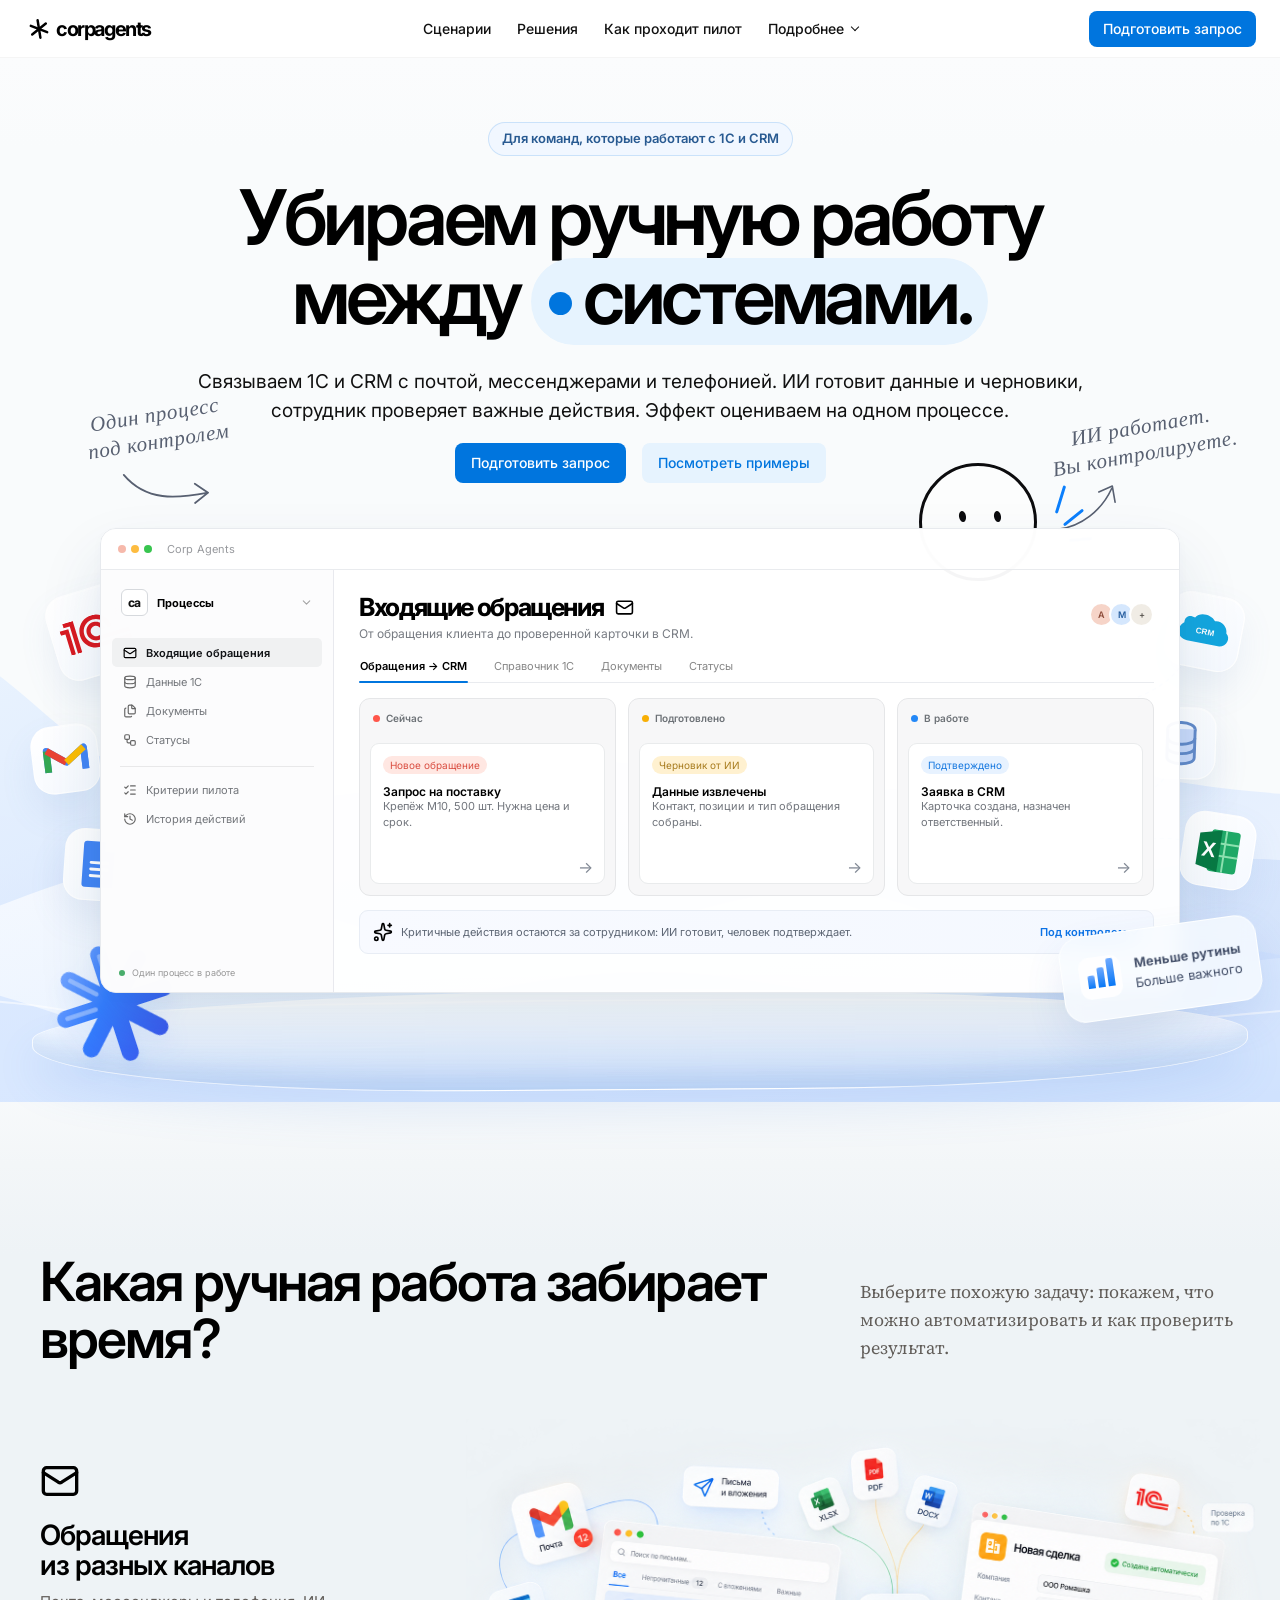
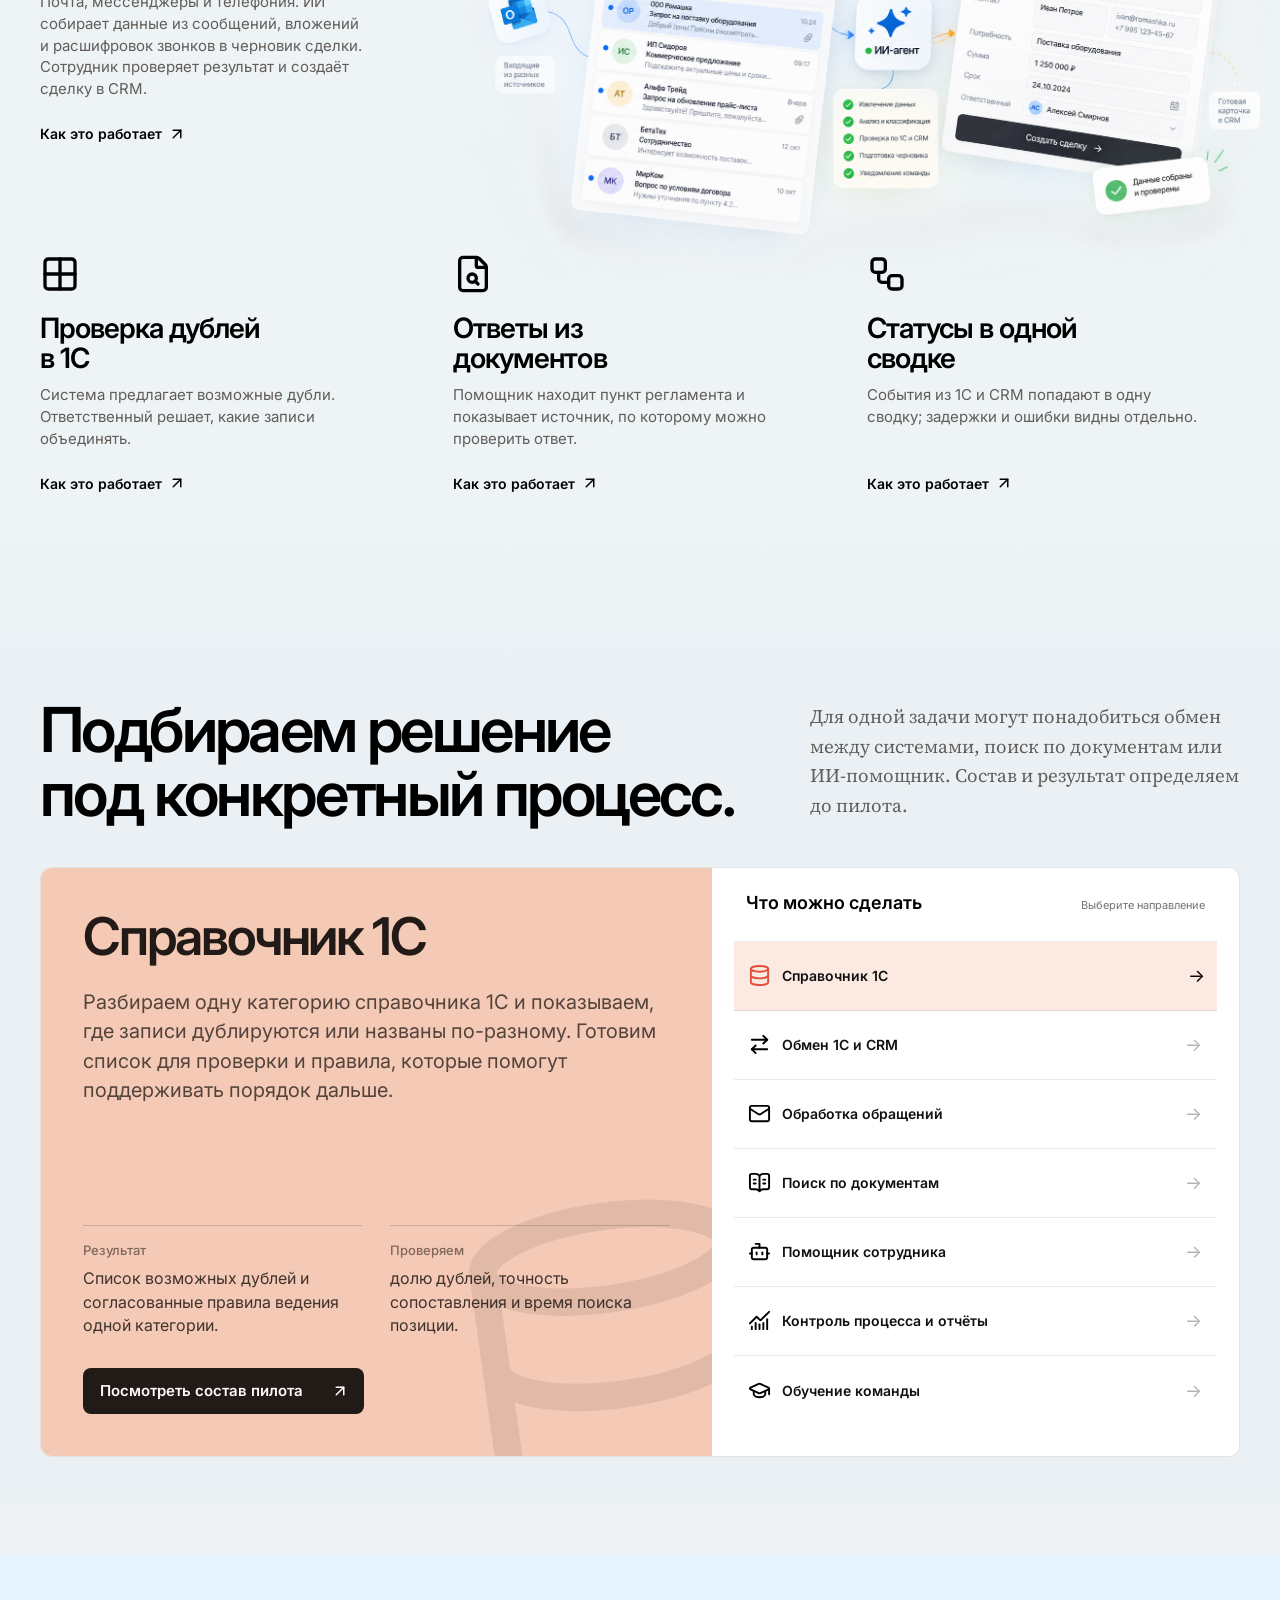
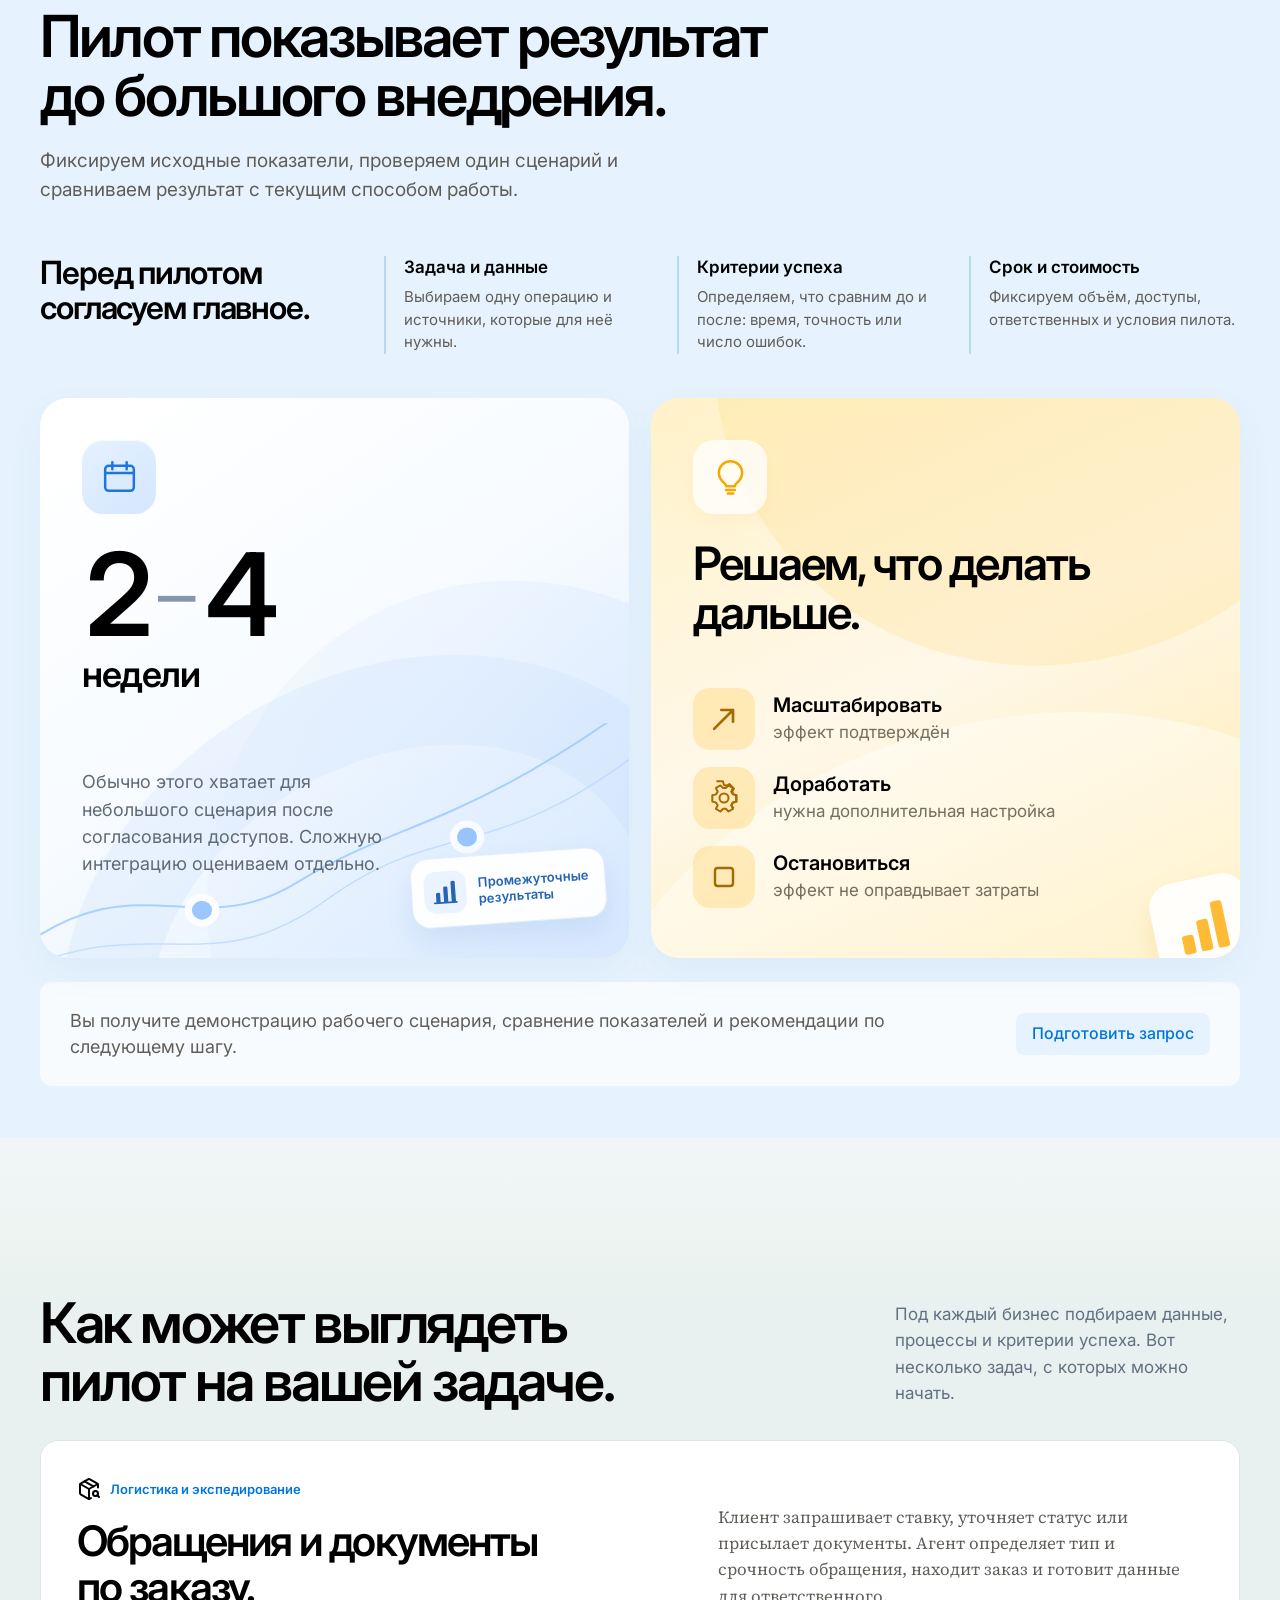
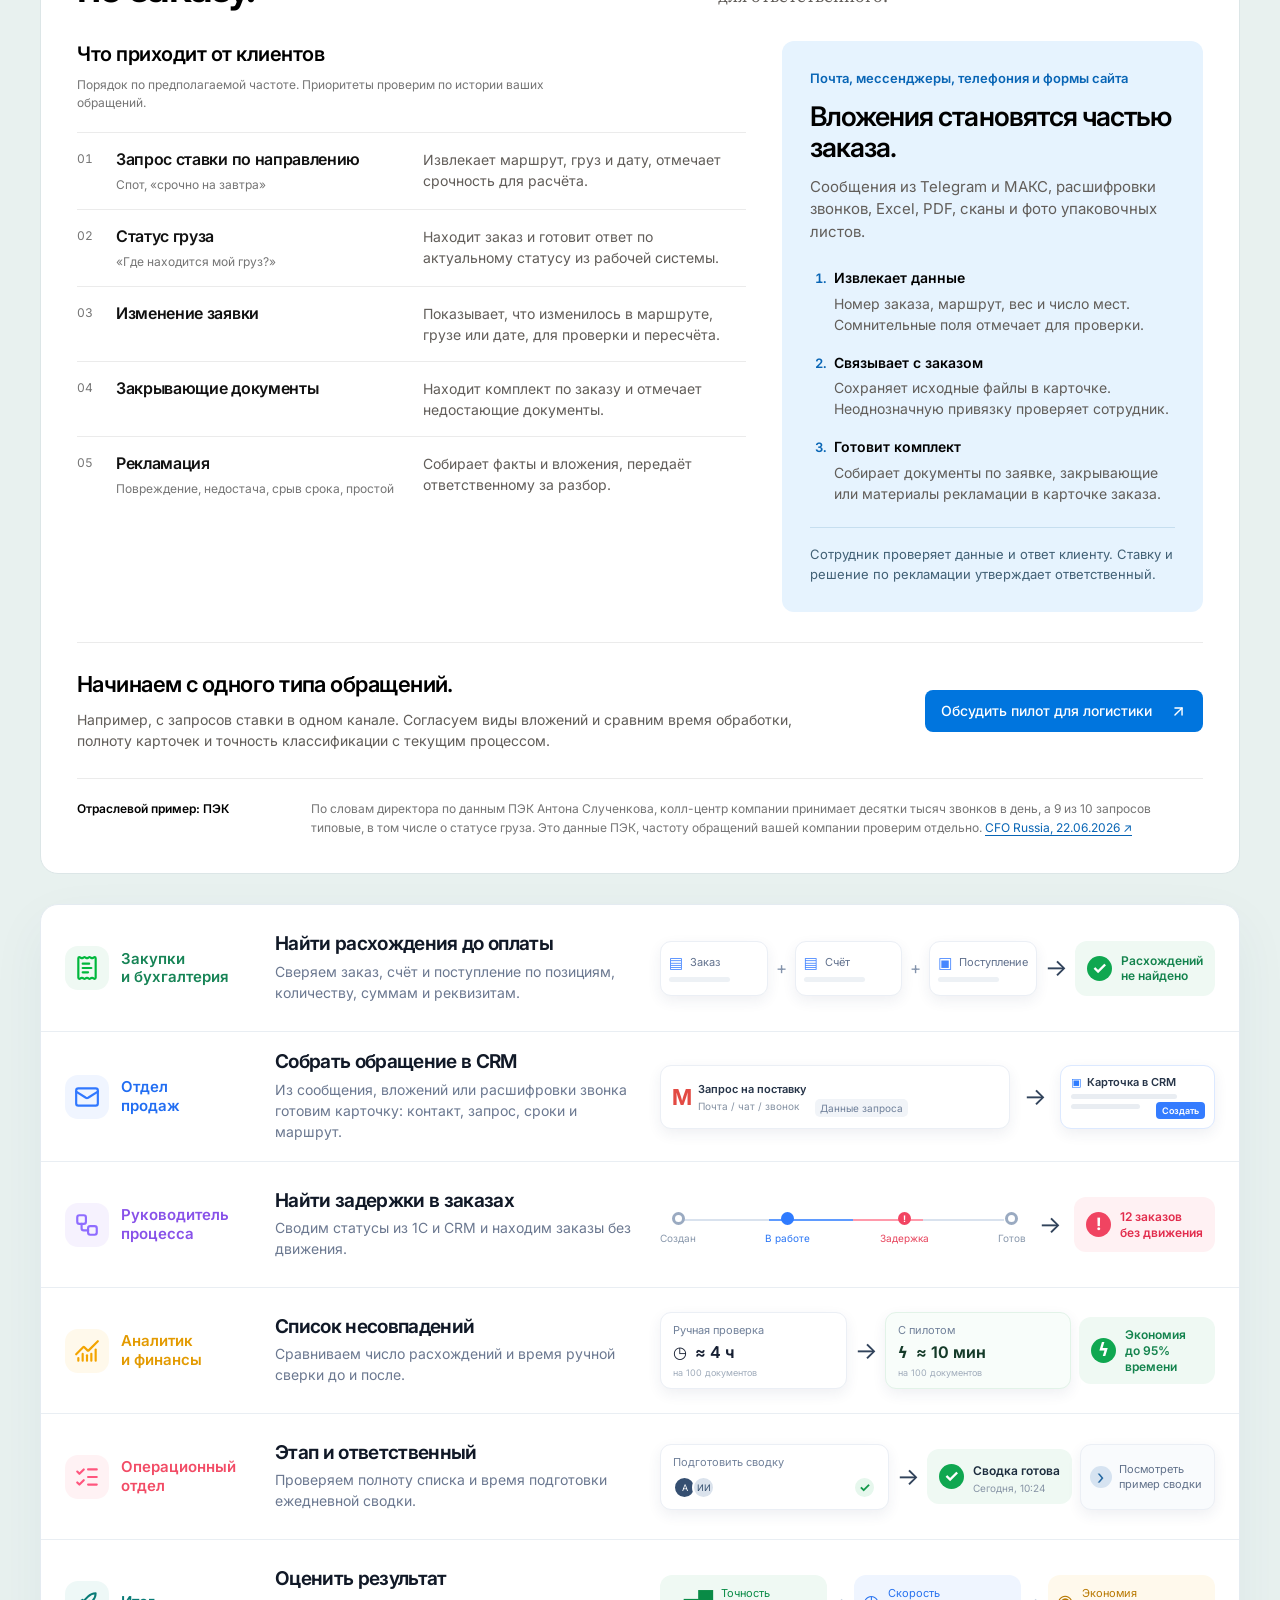
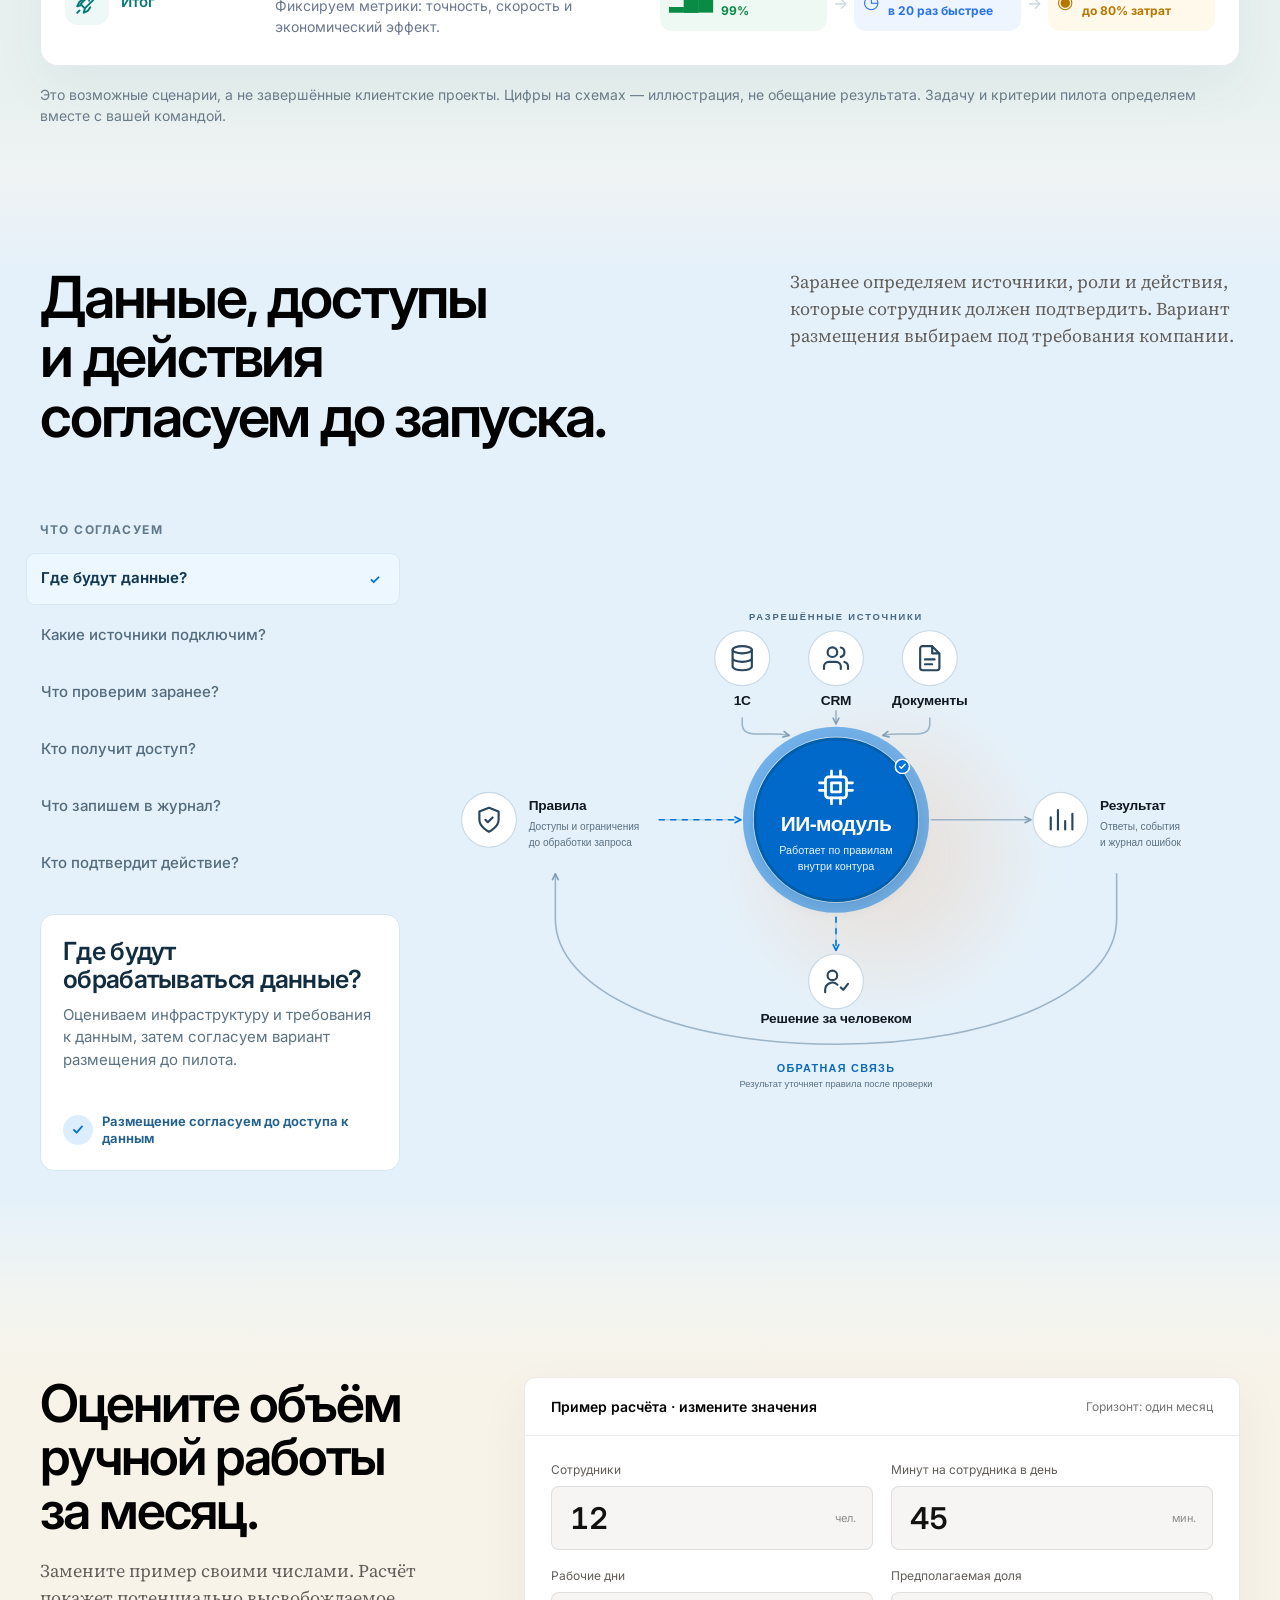
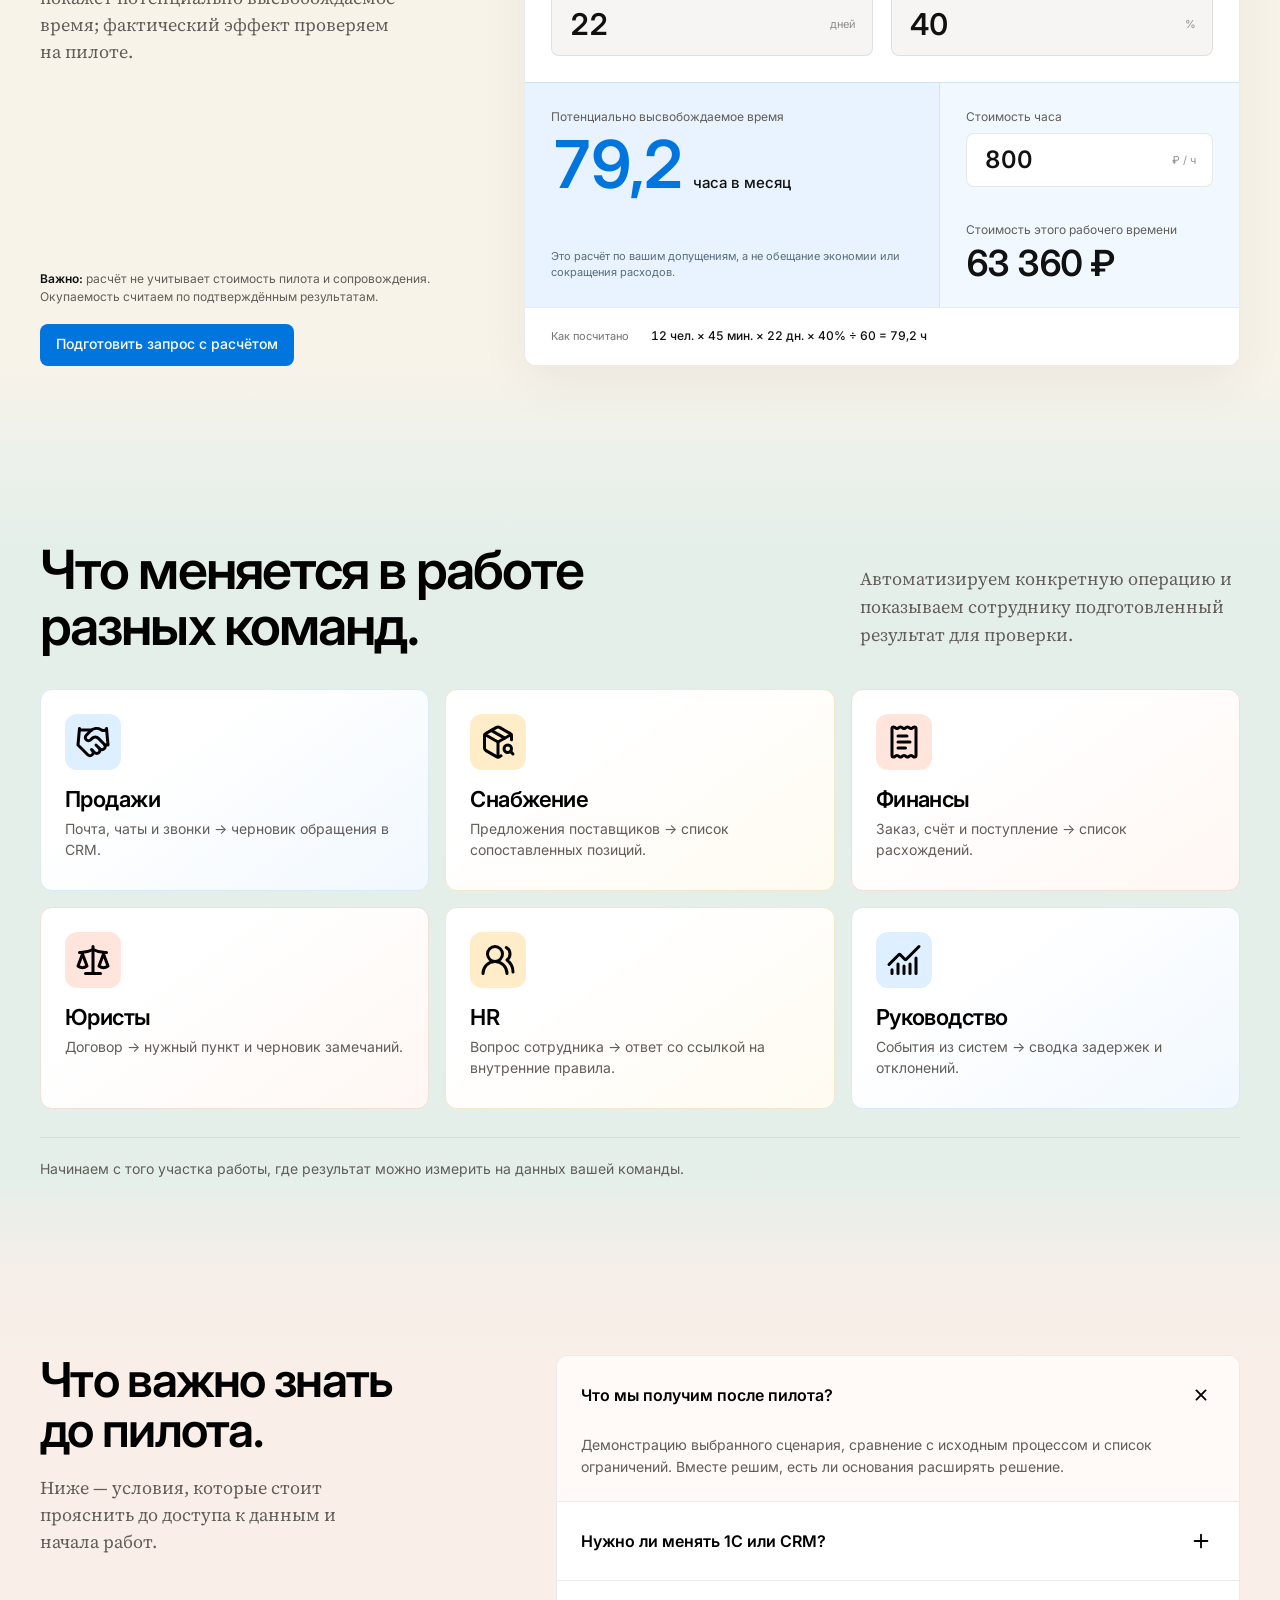
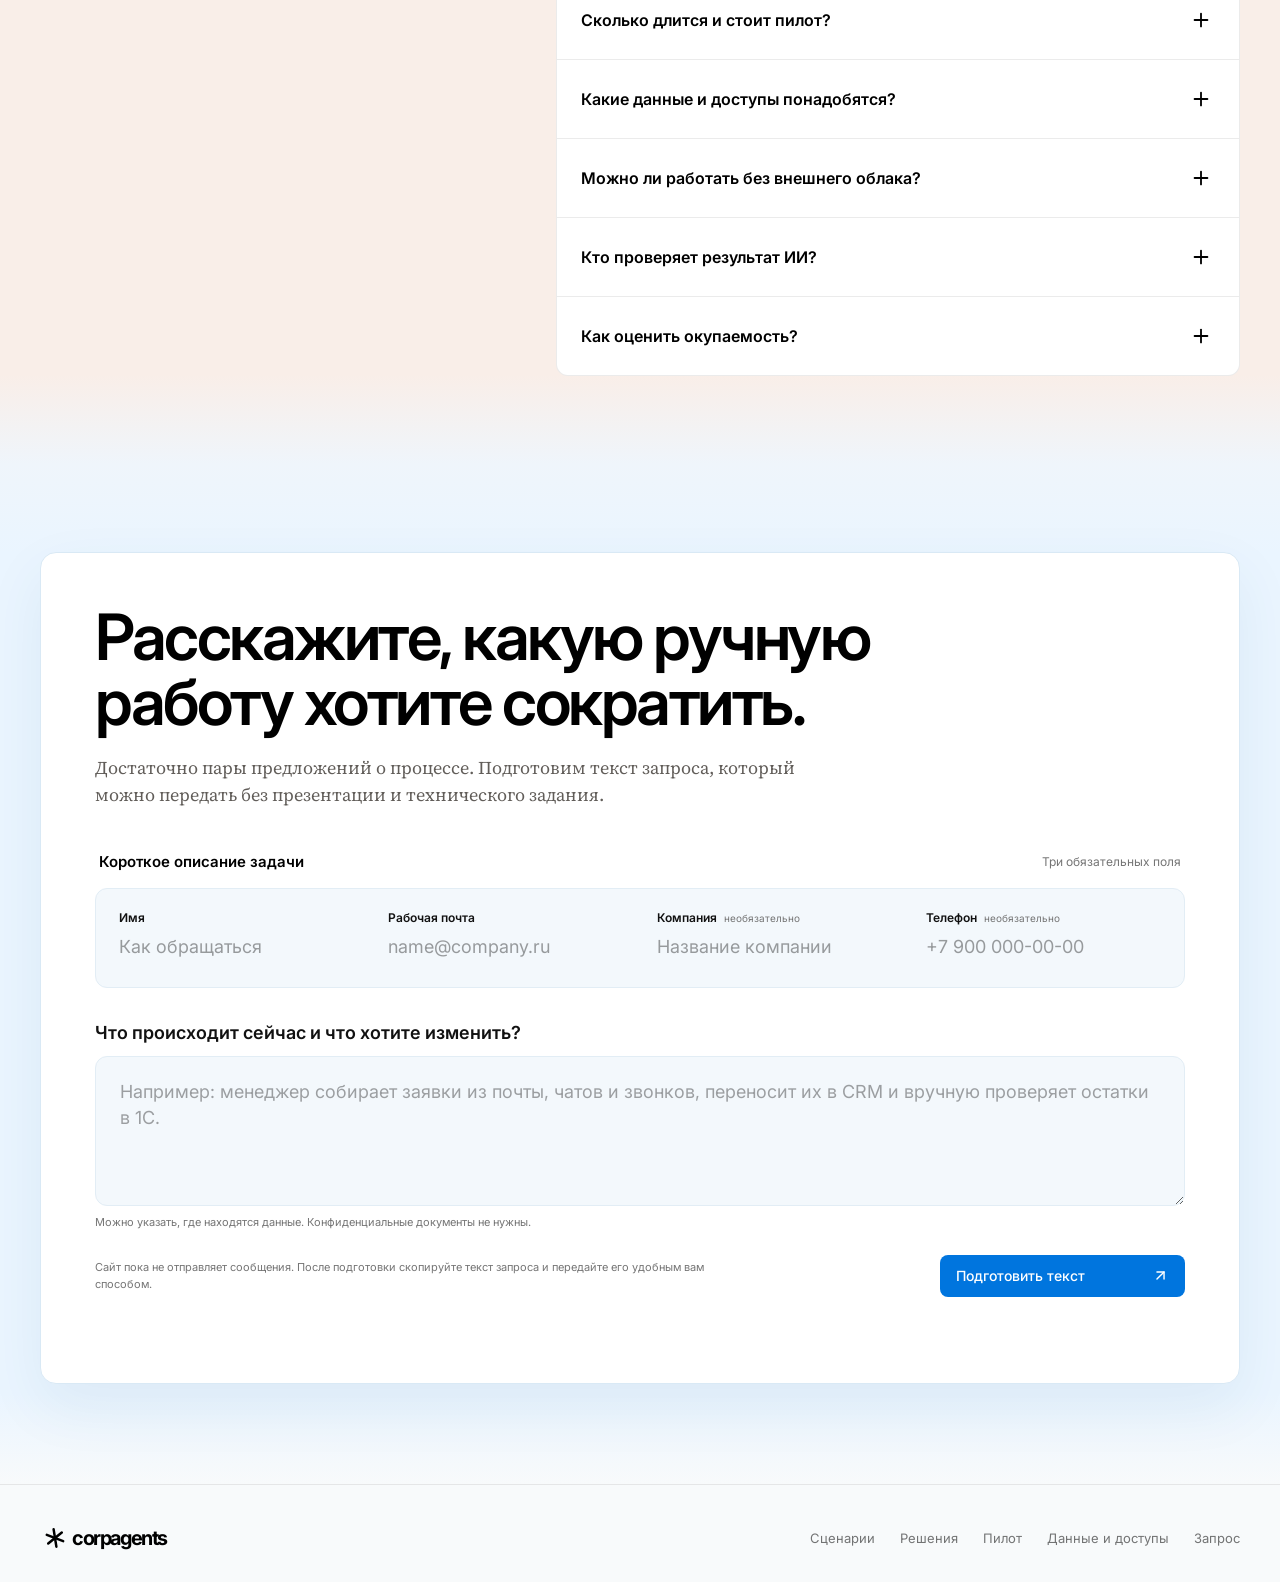
<file: index.html>
<!doctype html>
<html lang="ru">
  <head>
    <meta charset="utf-8" />
    <meta name="viewport" content="width=device-width, initial-scale=1" />
    <meta name="theme-color" content="#ffffff" />
    <meta name="description" content="Corp Agents связывает 1С и CRM с почтой, мессенджерами и телефонией. ИИ разбирает обращения и документы. Эффект проверяем на пилоте." />
    <title>Corp Agents — автоматизация работы между 1С, CRM и документами</title>
    <link rel="icon" href="./favicon.svg" type="image/svg+xml" />
    <link rel="preconnect" href="https://fonts.googleapis.com" />
    <link rel="preconnect" href="https://fonts.gstatic.com" crossorigin />
    <link href="https://fonts.googleapis.com/css2?family=Inter:wght@400;500;600;700&family=Source+Serif+4:wght@400&display=swap" rel="stylesheet" />
    <link rel="stylesheet" href="./styles.css?v=17" />
    <link rel="stylesheet" href="./sections.css?v=56" />
    <link rel="stylesheet" href="./Hero%20block/styles.css" />
    <link rel="stylesheet" href="./hero-adaptation.css?v=9" />
      <script src="./script.js?v=7" defer></script>
    <script src="./remaining.js?v=16" defer></script>
  </head>
  <body>
    <header class="site-header">
      <div class="container header-content">
        <a class="wordmark" href="#top" aria-label="Corpagents, наверх"><span class="wordmark-symbol" aria-hidden="true"><img src="./icons/asterisk.svg" alt="" /></span><span>corpagents</span></a>
        <nav class="main-nav" id="main-navigation" aria-label="Основная навигация">
          <a href="#scenarios">Сценарии</a>
          <a href="#solutions">Решения</a>
          <a href="#process">Как проходит пилот</a>
          <details class="nav-dropdown">
            <summary>Подробнее <span class="nav-chevron" aria-hidden="true"></span></summary>
            <div class="nav-menu"><a href="#cases">Примеры задач</a><a href="#logistics">Для логистики</a><a href="#security">Данные и доступы</a><a href="#economics">Расчёт времени</a><a href="#faq">Вопросы</a></div>
          </details>
        </nav>
        <div class="header-actions">
          <a class="nav-action" href="#contact">Подготовить запрос</a>
          <button class="mobile-menu-button" type="button" aria-label="Открыть меню" aria-expanded="false" aria-controls="main-navigation"><span></span><span></span><span></span></button>
        </div>
      </div>
    </header>

    <main>
      <section class="hero ca-hero" id="top" aria-labelledby="hero-title">
        <div class="container hero-content">
          <p class="hero-eyebrow">Для команд, которые работают с 1С и CRM</p>
          <h1 id="hero-title">Убираем ручную работу<br />между <span class="highlight-pill">системами.</span></h1>
          <p class="hero-subhead">Связываем 1С и CRM с почтой, мессенджерами и телефонией. ИИ готовит данные и черновики, сотрудник проверяет важные действия. Эффект оцениваем на одном процессе.</p>
          <div class="hero-actions">
            <a class="button button-primary" href="#contact">Подготовить запрос</a>
            <a class="button button-ghost" href="#scenarios">Посмотреть примеры</a>
          </div>
          <div class="hero-stage ca-showcase">
          <svg class="ca-svg-sprite" aria-hidden="true" xmlns="http://www.w3.org/2000/svg">
            <symbol id="hero-icon-arrow" viewBox="0 0 24 24"><path d="M4 12h16m-7-7 7 7-7 7" /></symbol>
            <symbol id="hero-icon-play" viewBox="0 0 24 24"><path d="m8 5 11 7-11 7V5Z" /></symbol>
          </svg>
          <div class="ca-showcase__background" aria-hidden="true">
            <svg class="ca-showcase__waves" viewBox="0 0 1600 620" preserveAspectRatio="xMidYMid slice">
              <defs>
                <linearGradient id="hero-wave-a" x1="0" y1="0" x2="1" y2=".6"><stop stop-color="#e9f3ff" /><stop offset=".45" stop-color="#d4e5ff" /><stop offset="1" stop-color="#eaf2ff" /></linearGradient>
                <linearGradient id="hero-wave-b" x1="0" y1=".3" x2="1" y2="1"><stop stop-color="#e2edff" /><stop offset=".5" stop-color="#c8dcfc" /><stop offset="1" stop-color="#a8c5f4" /></linearGradient>
                <linearGradient id="hero-wave-c" x1="0" y1="0" x2="1" y2="1"><stop stop-color="#f9fbff" /><stop offset=".65" stop-color="#ecf5ff" /><stop offset="1" stop-color="#d7e7ff" /></linearGradient>
              </defs>
              <path d="M0 153C149 103 177 288 363 305s328-72 488-22 323-25 489 3 205 6 260 42V620H0Z" fill="url(#hero-wave-a)" opacity=".83" />
              <path d="M0 345c161-82 293 69 457 52 171-17 268-111 420-85 155 27 206 120 384 81 166-36 237-35 339 21v206H0Z" fill="url(#hero-wave-b)" opacity=".48" />
              <path d="M0 454c173-25 230-119 404-52 127 48 248 89 410 34s232-43 356 21c144 74 272-14 430 17v146H0Z" fill="url(#hero-wave-c)" opacity=".86" />
              <path d="M0 494c162-14 259 102 445 58 135-32 295-89 476-57 171 30 280 17 414-23 116-34 202 24 265 49v99H0Z" fill="#cbdfff" opacity=".55" />
              <path d="M0 520c173-25 295 35 430 44 170 11 350-55 482-30 164 32 406 5 688-21" fill="none" stroke="#fff" stroke-width="2" opacity=".58" />
            </svg>
            <svg class="ca-showcase__connections" viewBox="0 0 1600 620" preserveAspectRatio="xMidYMid meet">
              <g stroke="#8abaff" stroke-width="1.5" stroke-dasharray="5 5" fill="none" opacity=".68"><path d="M155 160C150 228 194 236 283 220" /><path d="M126 272c30 40 97 72 157 58" /><path d="M190 370c38-29 72-21 110-15" /><path d="M1318 236c71-63 126-45 164-105" /><path d="M1328 298c64 6 91 23 130-21" /><path d="M1330 365c87-2 124-21 171-1" /></g>
            </svg>
          </div>

          <div class="ca-note ca-note--left" aria-hidden="true"><span>Один процесс<br />под контролем</span><svg viewBox="0 0 105 52" fill="none"><path d="M3 2c20 33 53 35 89 34m-13-12 13 12-16 9" stroke="currentColor" stroke-width="2" stroke-linecap="round" stroke-linejoin="round" /></svg></div>
          <div class="ca-note ca-note--right" aria-hidden="true"><span>ИИ работает.<br />Вы контролируете.</span><svg viewBox="0 0 95 65" fill="none"><path d="M4 57c27-1 54-19 68-45m-16 3L73 9l2 20" stroke="currentColor" stroke-width="2" stroke-linecap="round" stroke-linejoin="round" /></svg></div>

          <div class="ca-mascot" aria-hidden="true"><div class="ca-mascot__eye"></div><div class="ca-mascot__eye"></div><i></i><i></i><i></i></div>

          <div class="ca-integration ca-integration--one-c" title="1С" aria-hidden="true"><img src="./assets/1c-company-logo.svg" alt="" /></div>
          <div class="ca-integration ca-integration--gmail" title="Почта" aria-hidden="true"><svg viewBox="0 0 64 50"><path d="M7 40V11l25 18 25-18v29" stroke="#4285F4" stroke-width="9" fill="none" stroke-linejoin="round" /><path d="M7 11v29" stroke="#34A853" stroke-width="9" /><path d="m7 11 25 18" stroke="#EA4335" stroke-width="9" /><path d="M57 11v29" stroke="#4285F4" stroke-width="9" /><path d="M32 29 57 11" stroke="#FBBC04" stroke-width="9" /></svg></div>
          <div class="ca-integration ca-integration--docs" title="Документы" aria-hidden="true"><svg viewBox="0 0 56 64"><path d="M11 3h22l12 12v44H11a4 4 0 0 1-4-4V7a4 4 0 0 1 4-4Z" fill="#4285F4" /><path d="M33 3v12h12" fill="#9bc3ff" /><path d="M17 29h20M17 37h20M17 45h14" stroke="#fff" stroke-width="3.5" stroke-linecap="round" /></svg></div>
          <div class="ca-integration ca-integration--salesforce" title="CRM" aria-hidden="true"><svg viewBox="0 0 83 58"><path d="M25 13c5-9 21-8 27 0 8-3 18 4 18 13 7 5 4 17-6 19H20C5 44 3 29 12 22c-1-8 5-12 13-9Z" fill="#13a6df" /><text x="41.5" y="33" text-anchor="middle" font-family="Arial,sans-serif" font-weight="700" font-size="11" fill="#fff">CRM</text></svg></div>
          <div class="ca-integration ca-integration--database" title="Базы данных" aria-hidden="true"><svg viewBox="0 0 72 72"><ellipse cx="36" cy="16" rx="19" ry="9" fill="#f0f5ff" stroke="#628ac9" stroke-width="4" /><path d="M17 16v39c0 12 38 12 38 0V16" fill="#c9dafa" stroke="#628ac9" stroke-width="4" /><path d="M17 28c0 12 38 12 38 0M17 41c0 12 38 12 38 0" fill="none" stroke="#628ac9" stroke-width="4" /></svg></div>
          <div class="ca-integration ca-integration--excel" title="Таблицы" aria-hidden="true"><svg viewBox="0 0 72 72"><rect x="25" y="9" width="37" height="54" rx="4" fill="#20a967" /><path d="M25 26h37M25 42h37M44 9v54" stroke="#8ee2b0" stroke-width="2.5" /><path d="M10 16 38 9v54l-28-6Z" fill="#087943" /><text x="24" y="45" text-anchor="middle" fill="#fff" font-size="27" font-family="Arial,sans-serif" font-weight="700">X</text></svg></div>
          <div class="workspace-shell ca-app" id="workspace" aria-label="Демонстрация рабочего процесса">
            <div class="window-bar ca-app__chrome"><span class="window-dots ca-app__traffic" aria-hidden="true"><i></i><i></i><i></i></span><span>Corp Agents</span></div>
            <div class="workspace-layout ca-app__body">
              <aside class="workspace-sidebar ca-app__sidebar" aria-label="Разделы примера интерфейса">
                <div class="workspace-identity ca-app__workspace"><span class="workspace-avatar ca-app__workspace-icon">ca</span><span><strong>Процессы</strong></span><span class="workspace-chevron" aria-hidden="true"><img src="./icons/chevron-down.svg" alt="" /></span></div>
                <button class="sidebar-item ca-app__sidebar-item ca-app__sidebar-item--active is-current" type="button" data-sidebar-board="inbox" aria-pressed="true" aria-controls="board-panel"><span class="sidebar-icon" aria-hidden="true"><img src="./icons/mail.svg" alt="" /></span> Входящие обращения</button>
                <button class="sidebar-item ca-app__sidebar-item" type="button" data-sidebar-board="catalog" aria-pressed="false" aria-controls="board-panel"><span class="sidebar-icon" aria-hidden="true"><img src="./icons/database.svg" alt="" /></span> Данные 1С</button>
                <button class="sidebar-item ca-app__sidebar-item" type="button" data-sidebar-board="knowledge" aria-pressed="false" aria-controls="board-panel"><span class="sidebar-icon" aria-hidden="true"><img src="./icons/files.svg" alt="" /></span> Документы</button>
                <button class="sidebar-item ca-app__sidebar-item" type="button" data-sidebar-board="reports" aria-pressed="false" aria-controls="board-panel"><span class="sidebar-icon" aria-hidden="true"><img src="./icons/workflow.svg" alt="" /></span> Статусы</button>
                <div class="sidebar-divider"></div>
                <button class="sidebar-item ca-app__sidebar-item" type="button" data-sidebar-view="criteria" aria-pressed="false" aria-controls="workspace-detail"><span class="sidebar-icon" aria-hidden="true"><img src="./icons/list-checks.svg" alt="" /></span> Критерии пилота</button>
                <button class="sidebar-item ca-app__sidebar-item" type="button" data-sidebar-view="history" aria-pressed="false" aria-controls="workspace-detail"><span class="sidebar-icon" aria-hidden="true"><img src="./icons/history.svg" alt="" /></span> История действий</button>
                <div class="sidebar-bottom"><span class="sidebar-bottom-dot"></span> Один процесс в работе</div>
              </aside>

              <div class="workspace-main ca-app__main">
                <div class="workspace-heading ca-app__heading-row"><div class="ca-app__heading-text"><h2 id="board-title">Входящие обращения <img src="./icons/mail.svg" alt="" aria-hidden="true" /></h2><p id="board-description">От обращения клиента до проверенной карточки в CRM.</p></div><div class="workspace-people ca-app__users" aria-hidden="true"><span>А</span><span>М</span><span>+</span></div></div>
                <div class="board-tabs ca-app__tabs" role="tablist" aria-label="Примеры рабочих процессов">
                  <button class="ca-app__tab" type="button" role="tab" aria-selected="true" aria-controls="board-panel" data-board="inbox">Обращения → CRM</button>
                  <button class="ca-app__tab" type="button" role="tab" aria-selected="false" aria-controls="board-panel" data-board="catalog">Справочник 1С</button>
                  <button class="ca-app__tab" type="button" role="tab" aria-selected="false" aria-controls="board-panel" data-board="knowledge">Документы</button>
                  <button class="ca-app__tab" type="button" role="tab" aria-selected="false" aria-controls="board-panel" data-board="reports">Статусы</button>
                </div>
                <div class="board-panel ca-app__lanes" id="board-panel" role="tabpanel" aria-live="polite">
                  <div class="board-column ca-lane"><div class="column-header ca-lane__status"><span class="column-marker marker-coral ca-lane__status-dot ca-lane__status-dot--red"></span> Сейчас</div><div class="kanban-card ca-ticket"><span class="kanban-label label-coral ca-ticket__badge ca-ticket__badge--red" id="board-before-label">Новое обращение</span><strong id="board-before-title">Запрос на поставку</strong><p id="board-before-copy">Крепёж М10, 500 шт. Нужна цена и срок.</p><span class="ca-ticket__arrow" aria-hidden="true">→</span></div></div>
                  <div class="board-column ca-lane"><div class="column-header ca-lane__status"><span class="column-marker marker-yellow ca-lane__status-dot ca-lane__status-dot--amber"></span> Подготовлено</div><div class="kanban-card ca-ticket"><span class="kanban-label label-yellow ca-ticket__badge ca-ticket__badge--amber" id="board-middle-label">Черновик от ИИ</span><strong id="board-middle-title">Данные извлечены</strong><p id="board-middle-copy">Контакт, позиции и тип обращения собраны.</p><span class="ca-ticket__arrow" aria-hidden="true">→</span></div></div>
                  <div class="board-column ca-lane"><div class="column-header ca-lane__status"><span class="column-marker marker-blue ca-lane__status-dot ca-lane__status-dot--blue"></span> В работе</div><div class="kanban-card ca-ticket"><span class="kanban-label label-blue ca-ticket__badge ca-ticket__badge--blue" id="board-after-label">Подтверждено</span><strong id="board-after-title">Заявка в CRM</strong><p id="board-after-copy">Карточка создана, назначен ответственный.</p><span class="ca-ticket__arrow" aria-hidden="true">→</span></div></div>
                </div>
                <div class="workspace-detail" id="workspace-detail" aria-live="polite" hidden>
                  <button class="workspace-detail-back" type="button" data-back-to-board>← Вернуться к сценарию</button>
                  <div class="workspace-detail-list">
                    <div class="workspace-detail-row"><span data-detail-label></span><div><strong data-detail-title></strong><p data-detail-copy></p></div></div>
                    <div class="workspace-detail-row"><span data-detail-label></span><div><strong data-detail-title></strong><p data-detail-copy></p></div></div>
                    <div class="workspace-detail-row"><span data-detail-label></span><div><strong data-detail-title></strong><p data-detail-copy></p></div></div>
                  </div>
                </div>
                <div class="board-note ca-app__explanation"><span class="board-note-icon" aria-hidden="true"><img src="./icons/sparkles.svg" alt="" /></span><span id="board-note">Критичные действия остаются за сотрудником: ИИ готовит, человек подтверждает.</span><strong class="ca-app__learn">Под контролем ✓</strong></div>
              </div>
            </div>
          </div>
          <svg class="ca-big-star" viewBox="0 0 150 150" aria-hidden="true"><defs><linearGradient id="hero-star-gradient" x1="0" y1="0" x2="1" y2="1"><stop stop-color="#7eabff" /><stop offset=".43" stop-color="#347dff" /><stop offset="1" stop-color="#3c54ec" /></linearGradient></defs><g stroke="url(#hero-star-gradient)" stroke-linecap="round" stroke-width="19"><path d="M75 18v114M18 75h114M35 35l80 80M115 35l-80 80" /></g><path d="M75 20v34M20 75h33M36 36l23 23" stroke="#b7d2ff" stroke-width="5" stroke-linecap="round" opacity=".6" /></svg>
          <div class="ca-mini-result" aria-hidden="true"><div class="ca-mini-result__icon"><span></span><span></span><span></span></div><div><strong>Меньше рутины</strong><span>Больше важного</span></div></div>
          <div class="ca-showcase__ground" aria-hidden="true"></div>
          </div>
        </div>
      </section>

      <section class="scenarios" id="scenarios" aria-labelledby="scenarios-title">
        <div class="container">
          <div class="section-heading"><div><h2 id="scenarios-title">Какая ручная работа забирает время?</h2></div><p>Выберите похожую задачу: покажем, что можно автоматизировать и как проверить результат.</p></div>
          <div class="scenario-grid">
            <button class="scenario-card scenario-card-featured" type="button" data-scenario="inbox" aria-label="Подробнее: обращения из разных каналов">
              <span class="scenario-feature-copy"><span class="card-top"><span class="card-symbol" aria-hidden="true"><img src="./icons/mail.svg" alt="" /></span></span><span class="card-content"><strong>Обращения<br />из разных каналов</strong><span>Почта, мессенджеры и телефония. ИИ собирает данные из сообщений, вложений и расшифровок звонков в черновик сделки. Сотрудник проверяет результат и создаёт сделку в CRM.</span></span><span class="card-bottom"><span class="card-link">Как это работает <img src="./icons/arrow-up-right.svg" alt="" aria-hidden="true" /></span></span></span>
              <img class="scenario-feature-art" src="./assets/inbox-to-crm.png?v=3" width="1654" height="951" alt="" aria-hidden="true" decoding="async" />
            </button>
            <button class="scenario-card card-white" type="button" data-scenario="catalog" aria-label="Подробнее: проверка дублей в 1С"><span class="card-top"><span class="card-symbol" aria-hidden="true"><img src="./icons/grid-2x2.svg" alt="" /></span></span><span class="card-content"><strong>Проверка дублей<br />в 1С</strong><span>Система предлагает возможные дубли. Ответственный решает, какие записи объединять.</span></span><span class="card-bottom"><span class="card-link">Как это работает <img src="./icons/arrow-up-right.svg" alt="" aria-hidden="true" /></span></span></button>
            <button class="scenario-card card-white" type="button" data-scenario="knowledge" aria-label="Подробнее: ответы из документов"><span class="card-top"><span class="card-symbol" aria-hidden="true"><img src="./icons/file-search.svg" alt="" /></span></span><span class="card-content"><strong>Ответы из<br />документов</strong><span>Помощник находит пункт регламента и показывает источник, по которому можно проверить ответ.</span></span><span class="card-bottom"><span class="card-link">Как это работает <img src="./icons/arrow-up-right.svg" alt="" aria-hidden="true" /></span></span></button>
            <button class="scenario-card card-white" type="button" data-scenario="reports" aria-label="Подробнее: статусы в одной сводке"><span class="card-top"><span class="card-symbol" aria-hidden="true"><img src="./icons/workflow.svg" alt="" /></span></span><span class="card-content"><strong>Статусы в одной<br />сводке</strong><span>События из 1С и CRM попадают в одну сводку; задержки и ошибки видны отдельно.</span></span><span class="card-bottom"><span class="card-link">Как это работает <img src="./icons/arrow-up-right.svg" alt="" aria-hidden="true" /></span></span></button>
          </div>
        </div>
      </section>

      <section class="content-section solutions-section" id="solutions" aria-labelledby="solutions-title">
        <div class="container">
          <div class="solutions-intro">
            <h2 id="solutions-title">Подбираем решение<br />под конкретный процесс.</h2>
            <p>Для одной задачи могут понадобиться обмен между системами, поиск по документам или ИИ-помощник. Состав и результат определяем до пилота.</p>
          </div>
          <div class="solution-browser">
            <article class="solution-spotlight" aria-live="polite">
              <img class="solution-spotlight-mark" src="./icons/database.svg" alt="" aria-hidden="true" data-solution-preview-mark />
              <h3 data-solution-preview-title>Справочник 1С</h3>
              <p class="solution-spotlight-copy" data-solution-preview-copy>Разбираем одну категорию справочника 1С и показываем, где записи дублируются или названы по-разному. Готовим список для проверки и правила, которые помогут поддерживать порядок дальше.</p>
              <dl class="solution-spotlight-facts">
                <div><dt>Результат</dt><dd data-solution-preview-result>Список возможных дублей и согласованные правила ведения одной категории.</dd></div>
                <div><dt>Проверяем</dt><dd data-solution-preview-metric>долю дублей, точность сопоставления и время поиска позиции.</dd></div>
              </dl>
              <button class="solution-detail-button" type="button" data-open-solution>Посмотреть состав пилота <img src="./icons/arrow-up-right.svg" alt="" aria-hidden="true" /></button>
            </article>
            <div class="solution-index" aria-label="Направления работы">
              <div class="solution-index-heading"><strong>Что можно сделать</strong><span>Выберите направление</span></div>
              <button class="solution-index-item is-active" type="button" data-solution-option="data" data-summary="Разбираем одну категорию справочника 1С и показываем, где записи дублируются или названы по-разному. Готовим список для проверки и правила, которые помогут поддерживать порядок дальше." data-icon="database" aria-pressed="true"><span class="solution-index-icon" aria-hidden="true"><img src="./icons/database.svg" alt="" /></span><strong>Справочник 1С</strong><span class="solution-index-arrow" aria-hidden="true">→</span></button>
              <button class="solution-index-item" type="button" data-solution-option="integrations" data-summary="Настраиваем передачу заявок, заказов и статусов между 1С и CRM. Команда видит, что передано успешно, а какие ошибки требуют внимания." data-icon="arrow-right-left" aria-pressed="false"><span class="solution-index-icon" aria-hidden="true"><img src="./icons/arrow-right-left.svg" alt="" /></span><strong>Обмен 1С и CRM</strong><span class="solution-index-arrow" aria-hidden="true">→</span></button>
              <button class="solution-index-item" type="button" data-solution-option="requests" data-summary="Объединяем обращения из почты, мессенджеров, телефонии и форм на сайте. Определяем тип и срочность, связываем данные с заказом, готовим карточку и черновик ответа для проверки сотрудником." data-icon="mail" aria-pressed="false"><span class="solution-index-icon" aria-hidden="true"><img src="./icons/mail.svg" alt="" /></span><strong>Обработка обращений</strong><span class="solution-index-arrow" aria-hidden="true">→</span></button>
              <button class="solution-index-item" type="button" data-solution-option="knowledge" data-summary="Помогаем находить ответы в доступных сотруднику документах. Вместе с ответом показываем исходный пункт, чтобы его можно было быстро проверить." data-icon="book-open-text" aria-pressed="false"><span class="solution-index-icon" aria-hidden="true"><img src="./icons/book-open-text.svg" alt="" /></span><strong>Поиск по документам</strong><span class="solution-index-arrow" aria-hidden="true">→</span></button>
              <button class="solution-index-item" type="button" data-solution-option="agents" data-summary="Помощник готовит черновики, сверяет данные и находит нужные сведения в рамках одной роли. Сотрудник проверяет результат и решает, что использовать дальше." data-icon="bot" aria-pressed="false"><span class="solution-index-icon" aria-hidden="true"><img src="./icons/bot.svg" alt="" /></span><strong>Помощник сотрудника</strong><span class="solution-index-arrow" aria-hidden="true">→</span></button>
              <button class="solution-index-item" type="button" data-solution-option="processes" data-summary="Собираем статусы из рабочих систем в одну сводку и отдельно показываем задержки и отклонения. Ответственным проще понять, где процесс требует внимания." data-icon="chart-no-axes-combined" aria-pressed="false"><span class="solution-index-icon" aria-hidden="true"><img src="./icons/chart-no-axes-combined.svg" alt="" /></span><strong>Контроль процесса и отчёты</strong><span class="solution-index-arrow" aria-hidden="true">→</span></button>
              <button class="solution-index-item" type="button" data-solution-option="training" data-summary="Разбираем с командой реальные задачи и вводим правила работы с ИИ и данными. После практики у сотрудников остаются короткие инструкции и шаблоны, а результаты они умеют проверять перед использованием." data-icon="graduation-cap" aria-pressed="false"><span class="solution-index-icon" aria-hidden="true"><img src="./icons/graduation-cap.svg" alt="" /></span><strong>Обучение команды</strong><span class="solution-index-arrow" aria-hidden="true">→</span></button>
            </div>
          </div>
        </div>
      </section>

      <section class="content-section process-section" id="process" aria-labelledby="process-title">
        <div class="container process-panel">
          <div class="process-intro">
            <h2 id="process-title">Пилот показывает результат<br />до большого внедрения.</h2>
            <p>Фиксируем исходные показатели, проверяем один сценарий и сравниваем результат с текущим способом работы.</p>
          </div>
          <div class="process-journey">
            <div class="process-setup">
              <h3>Перед пилотом согласуем главное.</h3>
              <ul class="process-setup-list">
                <li><strong>Задача и данные</strong><p>Выбираем одну операцию и источники, которые для неё нужны.</p></li>
                <li><strong>Критерии успеха</strong><p>Определяем, что сравним до и после: время, точность или число ошибок.</p></li>
                <li><strong>Срок и стоимость</strong><p>Фиксируем объём, доступы, ответственных и условия пилота.</p></li>
              </ul>
            </div>
            <article class="process-pilot" aria-label="Срок пилота">
              <span class="process-card-icon process-card-icon--calendar" aria-hidden="true"><svg viewBox="0 0 48 48" fill="none"><rect x="8" y="12" width="32" height="28" rx="4" stroke="currentColor" stroke-width="2.8"/><path d="M16 8v8m16-8v8M8 20h32" stroke="currentColor" stroke-width="2.8" stroke-linecap="round"/></svg></span>
              <div class="process-duration"><strong>2<span class="process-duration-separator">–</span>4</strong><span>недели</span></div>
              <p>Обычно этого хватает для небольшого сценария после согласования доступов. Сложную интеграцию оцениваем отдельно.</p>
              <svg class="process-pilot-chart" viewBox="0 0 560 235" fill="none" aria-hidden="true" preserveAspectRatio="none"><path d="M-25 230C90 135 148 222 245 159S405 106 585-35" stroke="#99c7ff" stroke-width="2"/><path d="M-25 250C105 185 161 262 272 177S434 145 585 16" stroke="#bad8ff" stroke-width="1.5"/><circle cx="154" cy="187" r="13" fill="#83b9ff" stroke="#fff" stroke-width="7"/><circle cx="406" cy="114" r="13" fill="#83b9ff" stroke="#fff" stroke-width="7"/></svg>
              <div class="process-progress-note"><span aria-hidden="true"><svg viewBox="0 0 40 40" fill="none"><path d="M7 32h26" stroke="currentColor" stroke-width="2" stroke-linecap="round"/><rect x="9" y="20" width="5" height="12" rx="1.5" fill="currentColor"/><rect x="18" y="13" width="5" height="19" rx="1.5" fill="currentColor"/><rect x="27" y="7" width="5" height="25" rx="1.5" fill="currentColor"/></svg></span><strong>Промежуточные<br />результаты</strong></div>
            </article>
            <article class="process-decision">
              <span class="process-card-icon process-card-icon--bulb" aria-hidden="true"><svg viewBox="0 0 48 48" fill="none"><path d="M24 7c-7.2 0-13 5.8-13 13 0 4.9 2.6 8.4 6.5 11.7.9.8 1.5 2 1.5 3.3h10c0-1.3.6-2.5 1.5-3.3C34.4 28.4 37 24.9 37 20c0-7.2-5.8-13-13-13Z" stroke="currentColor" stroke-width="2.8" stroke-linejoin="round"/><path d="M19 39h10m-8 4h6" stroke="currentColor" stroke-width="2.8" stroke-linecap="round"/></svg></span>
              <h3>Решаем, что делать дальше.</h3>
              <div class="process-options">
                <div><span class="process-option-icon" aria-hidden="true"><svg viewBox="0 0 40 40" fill="none"><path d="M9 31 30 10M17 10h13v13" stroke="currentColor" stroke-width="3" stroke-linecap="round" stroke-linejoin="round"/></svg></span><span class="process-option-copy"><strong>Масштабировать</strong><span>эффект подтверждён</span></span></div>
                <div><span class="process-option-icon" aria-hidden="true"><svg viewBox="0 0 40 40" fill="none"><path d="M16 6h8l1.1 4.2 3 1.3 3.8-2.2 5.6 5.6-2.2 3.8 1.3 3L40 23v8l-4.2 1.1-1.3 3 2.2 3.8" stroke="currentColor" stroke-width="2.4" stroke-linejoin="round" transform="translate(-3 -4) scale(.91)"/><path d="M14 7 11 9l2 4-2 3-4 1v7l4 1 2 3-2 4 5 3 3-3h3l3 3 5-3-2-4 2-3 4-1v-7l-4-1-2-3 2-4-5-3-3 3h-3l-3-3Z" stroke="currentColor" stroke-width="2.2" stroke-linejoin="round"/><circle cx="20" cy="20" r="5" stroke="currentColor" stroke-width="2.2"/></svg></span><span class="process-option-copy"><strong>Доработать</strong><span>нужна дополнительная настройка</span></span></div>
                <div><span class="process-option-icon" aria-hidden="true"><svg viewBox="0 0 40 40" fill="none"><rect x="10" y="10" width="20" height="20" rx="3" stroke="currentColor" stroke-width="2.7"/></svg></span><span class="process-option-copy"><strong>Остановиться</strong><span>эффект не оправдывает затраты</span></span></div>
              </div>
              <span class="process-decision-chart" aria-hidden="true"><svg viewBox="0 0 72 72" fill="none"><rect x="10" y="41" width="13" height="21" rx="3" fill="currentColor"/><rect x="29" y="27" width="13" height="35" rx="3" fill="currentColor"/><rect x="48" y="10" width="13" height="52" rx="3" fill="currentColor"/></svg></span>
            </article>
          </div>
          <div class="process-outcome"><p>Вы получите демонстрацию рабочего сценария, сравнение показателей и рекомендации по следующему шагу.</p><a class="button button-ghost" href="#contact">Подготовить запрос</a></div>
        </div>
      </section>

      <section class="content-section cases-section" id="cases" aria-labelledby="cases-title">
        <div class="container">
          <div class="cases-intro">
            <h2 id="cases-title">Как может выглядеть<br />пилот на вашей задаче.</h2>
            <p>Под каждый бизнес подбираем данные, процессы и критерии успеха. Вот несколько задач, с которых можно начать.</p>
          </div>
          <article class="logistics-case" id="logistics" aria-labelledby="logistics-title">
            <header class="logistics-heading">
              <div>
                <p class="logistics-kicker"><img src="./icons/package-search.svg" alt="" aria-hidden="true" />Логистика и экспедирование</p>
                <h3 id="logistics-title">Обращения и документы<br />по заказу.</h3>
              </div>
              <p>Клиент запрашивает ставку, уточняет статус или присылает документы. Агент определяет тип и срочность обращения, находит заказ и готовит данные для ответственного.</p>
            </header>
            <div class="logistics-layout">
              <section class="logistics-requests" aria-labelledby="logistics-requests-title">
                <h4 id="logistics-requests-title">Что приходит от клиентов</h4>
                <p class="logistics-frequency">Порядок по предполагаемой частоте. Приоритеты проверим по истории ваших обращений.</p>
                <ol class="logistics-request-list">
                  <li><div><h5>Запрос ставки по направлению</h5><span>Спот, «срочно на завтра»</span></div><p>Извлекает маршрут, груз и дату, отмечает срочность для расчёта.</p></li>
                  <li><div><h5>Статус груза</h5><span>«Где находится мой груз?»</span></div><p>Находит заказ и готовит ответ по актуальному статусу из рабочей системы.</p></li>
                  <li><div><h5>Изменение заявки</h5></div><p>Показывает, что изменилось в маршруте, грузе или дате, для проверки и пересчёта.</p></li>
                  <li><div><h5>Закрывающие документы</h5></div><p>Находит комплект по заказу и отмечает недостающие документы.</p></li>
                  <li><div><h5>Рекламация</h5><span>Повреждение, недостача, срыв срока, простой</span></div><p>Собирает факты и вложения, передаёт ответственному за разбор.</p></li>
                </ol>
              </section>
              <section class="logistics-documents" aria-labelledby="logistics-documents-title">
                <p class="logistics-channels">Почта, мессенджеры, телефония и формы сайта</p>
                <h4 id="logistics-documents-title">Вложения становятся частью заказа.</h4>
                <p class="logistics-formats">Сообщения из Telegram и МАКС, расшифровки звонков, Excel, PDF, сканы и фото упаковочных листов.</p>
                <ol class="logistics-document-steps">
                  <li><strong>Извлекает данные</strong><p>Номер заказа, маршрут, вес и число мест. Сомнительные поля отмечает для проверки.</p></li>
                  <li><strong>Связывает с заказом</strong><p>Сохраняет исходные файлы в карточке. Неоднозначную привязку проверяет сотрудник.</p></li>
                  <li><strong>Готовит комплект</strong><p>Собирает документы по заявке, закрывающие или материалы рекламации в карточке заказа.</p></li>
                </ol>
                <p class="logistics-review">Сотрудник проверяет данные и ответ клиенту. Ставку и решение по рекламации утверждает ответственный.</p>
              </section>
            </div>
            <div class="logistics-pilot">
              <div><h4>Начинаем с одного типа обращений.</h4><p>Например, с запросов ставки в одном канале. Согласуем виды вложений и сравним время обработки, полноту карточек и точность классификации с текущим процессом.</p></div>
              <a class="button button-primary" href="#contact" data-logistics-contact>Обсудить пилот для логистики <img src="./icons/arrow-up-right.svg" alt="" aria-hidden="true" /></a>
            </div>
            <aside class="logistics-source" aria-label="Отраслевой пример со ссылкой на источник">
              <strong>Отраслевой пример: ПЭК</strong>
              <p>По словам директора по данным ПЭК Антона Слученкова, колл-центр компании принимает десятки тысяч звонков в день, а 9 из 10 запросов типовые, в том числе о статусе груза. Это данные ПЭК, частоту обращений вашей компании проверим отдельно. <a href="https://www.cfo-russia.ru/stati/?article=100199" target="_blank" rel="noopener noreferrer">CFO Russia, 22.06.2026 <span aria-hidden="true">↗</span></a></p>
            </aside>
          </article>
          <div class="case-list">
            <article class="case-item case-item--green">
              <div class="case-source"><span class="case-source-icon"><img src="./icons/receipt-text.svg" alt="" /></span><span>Закупки<br />и бухгалтерия</span></div>
              <div class="case-task"><h3>Найти расхождения до оплаты</h3><p>Сверяем заказ, счёт и поступление по позициям, количеству, суммам и реквизитам.</p></div>
              <div class="case-flow case-flow--documents" aria-label="Заказ, счёт и поступление проверяются на расхождения">
                <div class="case-document"><span class="case-document-icon">▤</span><span>Заказ</span><i></i></div><span class="case-operator" aria-hidden="true">+</span>
                <div class="case-document"><span class="case-document-icon">▤</span><span>Счёт</span><i></i></div><span class="case-operator" aria-hidden="true">+</span>
                <div class="case-document"><span class="case-document-icon">▣</span><span>Поступление</span><i></i></div><span class="case-arrow" aria-hidden="true">→</span>
                <div class="case-outcome case-outcome--success"><span class="case-status-icon">✓</span><strong>Расхождений<br />не найдено</strong></div>
              </div>
            </article>
            <article class="case-item case-item--blue">
              <div class="case-source"><span class="case-source-icon"><img src="./icons/mail.svg" alt="" /></span><span>Отдел<br />продаж</span></div>
              <div class="case-task"><h3>Собрать обращение в CRM</h3><p>Из сообщения, вложений или расшифровки звонка готовим карточку: контакт, запрос, сроки и маршрут.</p></div>
              <div class="case-flow case-flow--mail" aria-label="Обращение из почты, чата или телефонии превращается в черновик карточки CRM">
                <div class="case-mail-card"><span class="case-mail-mark" aria-hidden="true">M</span><span class="case-mail-copy"><strong>Запрос на поставку</strong><small>Почта / чат / звонок</small></span><span class="case-attachments">Данные запроса</span></div>
                <span class="case-arrow" aria-hidden="true">→</span>
                <div class="case-crm-card"><span class="case-crm-title"><span class="case-crm-icon">▣</span> Карточка в CRM</span><span class="case-skeleton case-skeleton--long"></span><span class="case-skeleton"></span><span class="case-crm-create">Создать</span></div>
              </div>
            </article>
            <article class="case-item case-item--violet">
              <div class="case-source"><span class="case-source-icon"><img src="./icons/workflow.svg" alt="" /></span><span>Руководитель<br />процесса</span></div>
              <div class="case-task"><h3>Найти задержки в заказах</h3><p>Сводим статусы из 1С и CRM и находим заказы без движения.</p></div>
              <div class="case-flow case-flow--status" aria-label="Этапы заказа: создан, в работе, задержка, готов. Найдено 12 заказов без движения">
                <div class="case-timeline"><span class="case-timeline-line"></span><span class="case-stage"><i></i>Создан</span><span class="case-stage case-stage--active"><i></i>В работе</span><span class="case-stage case-stage--delay"><i>!</i>Задержка</span><span class="case-stage"><i></i>Готов</span></div>
                <span class="case-arrow" aria-hidden="true">→</span>
                <div class="case-outcome case-outcome--alert"><span class="case-status-icon">!</span><strong>12 заказов<br />без движения</strong></div>
              </div>
            </article>
            <article class="case-item case-item--amber">
              <div class="case-source"><span class="case-source-icon"><img src="./icons/chart-no-axes-combined.svg" alt="" /></span><span>Аналитик<br />и финансы</span></div>
              <div class="case-task"><h3>Список несовпадений</h3><p>Сравниваем число расхождений и время ручной сверки до и после.</p></div>
              <div class="case-flow case-flow--compare" aria-label="На 100 документов: ручная проверка около 4 часов, с пилотом около 10 минут, возможная экономия до 95 процентов времени">
                <div class="case-time-card"><span>Ручная проверка</span><strong>◷&nbsp; ≈ 4 ч</strong><small>на 100 документов</small></div><span class="case-arrow" aria-hidden="true">→</span>
                <div class="case-time-card case-time-card--pilot"><span>С пилотом</span><strong>ϟ&nbsp; ≈ 10 мин</strong><small>на 100 документов</small></div>
                <div class="case-outcome case-outcome--success"><span class="case-status-icon">ϟ</span><strong>Экономия<br />до 95% времени</strong></div>
              </div>
            </article>
            <article class="case-item case-item--coral">
              <div class="case-source"><span class="case-source-icon"><img src="./icons/list-checks.svg" alt="" /></span><span>Операционный<br />отдел</span></div>
              <div class="case-task"><h3>Этап и ответственный</h3><p>Проверяем полноту списка и время подготовки ежедневной сводки.</p></div>
              <div class="case-flow case-flow--summary" aria-label="Сотрудник готовит сводку, затем проверяет готовый результат">
                <div class="case-summary-task"><span>Подготовить сводку</span><span class="case-people"><i>А</i><i>ИИ</i><b>✓</b></span></div><span class="case-arrow" aria-hidden="true">→</span>
                <div class="case-outcome case-outcome--success"><span class="case-status-icon">✓</span><span><strong>Сводка готова</strong><small>Сегодня, 10:24</small></span></div>
                <details class="case-preview"><summary><span class="case-preview-icon">›</span>Посмотреть<br />пример сводки</summary><div class="case-preview-panel"><strong>Ежедневная сводка</strong><p>12 заказов без движения. Для каждого указаны текущий этап, ответственный и срок следующего действия.</p><span>Пример формата · данные условные</span></div></details>
              </div>
            </article>
            <article class="case-item case-item--teal">
              <div class="case-source"><span class="case-source-icon"><svg viewBox="0 0 24 24" fill="none" stroke="currentColor" stroke-width="1.8" stroke-linecap="round" stroke-linejoin="round" aria-hidden="true"><path d="m7 14 3 3 7-7c2-2 3-5 3-7-2 0-5 1-7 3l-7 7Z" /><path d="m7 14-4 1 2-4 3-2m2 8-1 4 4-2 2-3M14 10h.01M5 19l-2 2" /></svg></span><span>Итог</span></div>
              <div class="case-task"><h3>Оценить результат</h3><p>Фиксируем метрики: точность, скорость и экономический эффект.</p></div>
              <div class="case-flow case-flow--metrics" aria-label="Пример метрик пилота: точность 99 процентов, скорость в 20 раз выше, экономия до 80 процентов затрат">
                <div class="case-metric case-metric--accuracy"><span class="case-metric-glyph">▂▅█</span><span>Точность<strong>99%</strong></span></div><span class="case-metric-arrow" aria-hidden="true">→</span>
                <div class="case-metric case-metric--speed"><span class="case-metric-glyph">◷</span><span>Скорость<strong>в 20 раз быстрее</strong></span></div><span class="case-metric-arrow" aria-hidden="true">→</span>
                <div class="case-metric case-metric--savings"><span class="case-metric-glyph">◉</span><span>Экономия<strong>до 80% затрат</strong></span></div>
              </div>
            </article>
          </div>
          <p class="cases-note">Это возможные сценарии, а не завершённые клиентские проекты. Цифры на схемах — иллюстрация, не обещание результата. Задачу и критерии пилота определяем вместе с вашей командой.</p>
        </div>
      </section>

      <section class="content-section security-section" id="security" aria-labelledby="security-title">
        <div class="container">
          <div class="security-heading">
            <div>
              <h2 id="security-title">Данные, доступы и действия<br />согласуем до запуска.</h2>
            </div>
            <p>Заранее определяем источники, роли и действия, которые сотрудник должен подтвердить. Вариант размещения выбираем под требования компании.</p>
          </div>

          <div class="security-workbench" id="security-workbench">
            <aside class="security-inspector" aria-label="Решения до запуска">
              <p class="security-inspector-label">Что согласуем</p>
              <div class="security-questions" role="group" aria-label="Вопросы для настройки контура">
                <button type="button" class="security-question is-active" data-security-question="placement" aria-pressed="true"><strong>Где будут данные?</strong></button>
                <button type="button" class="security-question" data-security-question="data" aria-pressed="false"><strong>Какие источники подключим?</strong></button>
                <button type="button" class="security-question" data-security-question="audit" aria-pressed="false"><strong>Что проверим заранее?</strong></button>
                <button type="button" class="security-question" data-security-question="access" aria-pressed="false"><strong>Кто получит доступ?</strong></button>
                <button type="button" class="security-question" data-security-question="log" aria-pressed="false"><strong>Что запишем в журнал?</strong></button>
                <button type="button" class="security-question" data-security-question="human" aria-pressed="false"><strong>Кто подтвердит действие?</strong></button>
              </div>
              <div class="security-detail" id="security-detail" aria-live="polite" aria-atomic="true">
                <h3 id="security-detail-title">Где будут обрабатываться данные?</h3>
                <p id="security-detail-copy">Оцениваем инфраструктуру и требования к данным, затем согласуем вариант размещения до пилота.</p>
                <div class="security-detail-map"><span aria-hidden="true"><svg viewBox="0 0 20 20"><path d="m5.5 10 3 3 6-7" /></svg></span><strong id="security-detail-map">Размещение согласуем до доступа к данным</strong></div>
              </div>
            </aside>

            <div class="security-canvas">
              <div class="security-svg-wrap" id="security-svg-wrap" aria-busy="true">
                <object class="security-svg" id="security-svg" type="image/svg+xml" data="./assets/ai-system-interactive.svg?v=15" aria-label="Интерактивная схема согласованного контура ИИ">
                  <img src="./assets/ai-control-loop.png" alt="Согласованные источники передают данные ИИ-модулю. Правила ограничивают обработку, человек подтверждает критические действия, а результат возвращается в контур." />
                </object>
                <p class="security-load-status" id="security-load-status" role="status">Загружаем схему…</p>
              </div>
            </div>
          </div>
        </div>
      </section>

      <section class="content-section economics-section" id="economics" aria-labelledby="economics-title">
        <div class="container economics-layout">
          <div class="economics-intro">
            <h2 id="economics-title">Оцените объём ручной работы за месяц.</h2>
            <p>Замените пример своими числами. Расчёт покажет потенциально высвобождаемое время; фактический эффект проверяем на пилоте.</p>
          </div>
          <div class="calculator-sheet">
            <div class="calculator-sheet-head">
              <strong>Пример расчёта · измените значения</strong>
              <span>Горизонт: один месяц</span>
            </div>
            <div class="calculator-equation" role="group" aria-label="Исходные данные для расчёта времени">
              <label class="calc-factor">
                <span>Сотрудники</span>
                <span class="calc-input"><input id="calc-people" type="number" min="0" max="999" step="1" value="12" inputmode="numeric" aria-describedby="calc-people-unit" /><small id="calc-people-unit">чел.</small></span>
              </label>
              <span class="calc-operator" aria-hidden="true">×</span>
              <label class="calc-factor">
                <span>Минут на сотрудника в день</span>
                <span class="calc-input"><input id="calc-minutes" type="number" min="0" max="1440" step="1" value="45" inputmode="numeric" aria-describedby="calc-minutes-unit" /><small id="calc-minutes-unit">мин.</small></span>
              </label>
              <span class="calc-operator" aria-hidden="true">×</span>
              <label class="calc-factor">
                <span>Рабочие дни</span>
                <span class="calc-input"><input id="calc-days" type="number" min="0" max="31" step="1" value="22" inputmode="numeric" aria-describedby="calc-days-unit" /><small id="calc-days-unit">дней</small></span>
              </label>
              <span class="calc-operator" aria-hidden="true">×</span>
              <label class="calc-factor">
                <span>Предполагаемая доля</span>
                <span class="calc-input"><input id="calc-share" type="number" min="0" max="100" step="1" value="40" inputmode="numeric" aria-describedby="calc-share-unit" /><small id="calc-share-unit">%</small></span>
              </label>
            </div>
            <div class="calculator-summary" aria-live="polite">
              <div class="calculator-hours">
                <span>Потенциально высвобождаемое время</span>
                <div><output id="calc-hours">79,2</output><strong id="calc-hours-unit">часа в месяц</strong></div>
                <p>Это расчёт по вашим допущениям, а не обещание экономии или сокращения расходов.</p>
              </div>
              <div class="calculator-value">
                <label class="calc-rate">
                  <span>Стоимость часа</span>
                  <span class="calc-input"><input id="calc-rate" type="number" min="0" max="1000000" step="100" value="800" inputmode="numeric" aria-describedby="calc-rate-unit" /><small id="calc-rate-unit">₽ / ч</small></span>
                </label>
                <div class="calculator-money">
                  <span>Стоимость этого рабочего времени</span>
                  <output id="calc-money">63 360 ₽</output>
                </div>
              </div>
            </div>
            <div class="calculator-formula"><span>Как посчитано</span><output id="calc-formula">12 чел. × 45 мин. × 22 дн. × 40% ÷ 60 = 79,2 ч</output></div>
          </div>
          <div class="economics-next"><p><strong>Важно:</strong> расчёт не учитывает стоимость пилота и сопровождения. Окупаемость считаем по подтверждённым результатам.</p><a class="button button-primary" href="#contact" id="calculator-cta">Подготовить запрос с расчётом</a></div>
        </div>
      </section>

      <section class="content-section departments-section" id="departments" aria-labelledby="departments-title">
        <div class="container">
          <div class="section-heading"><div><h2 id="departments-title">Что меняется в работе<br />разных команд.</h2></div><p>Автоматизируем конкретную операцию и показываем сотруднику подготовленный результат для проверки.</p></div>
          <div class="department-grid">
            <article class="department-card"><span class="department-icon" aria-hidden="true"><img src="./icons/handshake.svg" alt="" /></span><h3>Продажи</h3><p>Почта, чаты и звонки → черновик обращения в CRM.</p></article>
            <article class="department-card"><span class="department-icon" aria-hidden="true"><img src="./icons/package-search.svg" alt="" /></span><h3>Снабжение</h3><p>Предложения поставщиков → список сопоставленных позиций.</p></article>
            <article class="department-card"><span class="department-icon" aria-hidden="true"><img src="./icons/receipt-text.svg" alt="" /></span><h3>Финансы</h3><p>Заказ, счёт и поступление → список расхождений.</p></article>
            <article class="department-card"><span class="department-icon" aria-hidden="true"><img src="./icons/scale.svg" alt="" /></span><h3>Юристы</h3><p>Договор → нужный пункт и черновик замечаний.</p></article>
            <article class="department-card"><span class="department-icon" aria-hidden="true"><img src="./icons/users-round.svg" alt="" /></span><h3>HR</h3><p>Вопрос сотрудника → ответ со ссылкой на внутренние правила.</p></article>
            <article class="department-card"><span class="department-icon" aria-hidden="true"><img src="./icons/chart-no-axes-combined.svg" alt="" /></span><h3>Руководство</h3><p>События из систем → сводка задержек и отклонений.</p></article>
          </div>
          <p class="industry-line">Начинаем с того участка работы, где результат можно измерить на данных вашей команды.</p>
        </div>
      </section>

      <section class="content-section faq-section" id="faq" aria-labelledby="faq-title">
        <div class="container faq-layout"><div class="faq-intro"><h2 id="faq-title">Что важно знать<br />до пилота.</h2><p>Ниже — условия, которые стоит прояснить до доступа к данным и начала работ.</p></div><div class="faq-list">
          <details open><summary>Что мы получим после пилота?<span aria-hidden="true"></span></summary><p>Демонстрацию выбранного сценария, сравнение с исходным процессом и список ограничений. Вместе решим, есть ли основания расширять решение.</p></details>
          <details><summary>Нужно ли менять 1С или CRM?<span aria-hidden="true"></span></summary><p>Сначала изучаем возможности и ограничения действующих систем. Способ подключения предлагаем после оценки конкретного процесса.</p></details>
          <details><summary>Сколько длится и стоит пилот?<span aria-hidden="true"></span></summary><p>Срок и стоимость зависят от объёма задачи, доступов и состояния данных. Для небольшого сценария ориентир по сроку — 2–4 недели после согласования границ; состав работ и смету фиксируем до запуска.</p></details>
          <details><summary>Какие данные и доступы понадобятся?<span aria-hidden="true"></span></summary><p>Только источники и поля, необходимые для выбранной задачи. Конкретные доступы, роли и вариант размещения согласуем до пилота.</p></details>
          <details><summary>Можно ли работать без внешнего облака?<span aria-hidden="true"></span></summary><p>Локальное или частное размещение возможно, если этого требуют данные и позволяют ресурсы. Вариант выбираем после оценки задачи и инфраструктуры.</p></details>
          <details><summary>Кто проверяет результат ИИ?<span aria-hidden="true"></span></summary><p>До запуска определяем, какие результаты проверяет сотрудник и какие действия требуют отдельного подтверждения. Ошибки фиксируем и разбираем по согласованному порядку.</p></details>
          <details><summary>Как оценить окупаемость?<span aria-hidden="true"></span></summary><p>Сравниваем показатели до и после пилота с полной стоимостью внедрения и сопровождения. Расчёт делаем по подтверждённым результатам, а не по оценке в калькуляторе.</p></details>
        </div></div>
      </section>

      <section class="content-section contact-section" id="contact" aria-labelledby="contact-title">
        <div class="container contact-panel">
          <div class="contact-intro">
            <h2 id="contact-title">Расскажите, какую ручную<br />работу хотите сократить.</h2>
            <p>Достаточно пары предложений о процессе. Подготовим текст запроса, который можно передать без презентации и технического задания.</p>
            <p class="contact-interest" id="contact-interest" hidden></p>
          </div>
          <form class="contact-brief" id="contact-form">
            <div class="contact-brief-head"><strong>Короткое описание задачи</strong><span>Три обязательных поля</span></div>
            <div class="contact-identity">
              <label class="brief-field"><span>Имя</span><input name="name" required autocomplete="name" placeholder="Как обращаться" aria-describedby="name-error" /><small class="field-error" id="name-error">Укажите имя.</small></label>
              <label class="brief-field"><span>Рабочая почта</span><input name="email" type="email" required autocomplete="email" placeholder="name@company.ru" aria-describedby="email-error" /><small class="field-error" id="email-error">Проверьте адрес почты.</small></label>
              <label class="brief-field"><span>Компания <em>необязательно</em></span><input name="company" autocomplete="organization" placeholder="Название компании" /></label>
              <label class="brief-field"><span>Телефон <em>необязательно</em></span><input name="phone" type="tel" autocomplete="tel" placeholder="+7 900 000-00-00" /></label>
            </div>
            <label class="contact-task-field">
              <span>Что происходит сейчас и что хотите изменить?</span>
              <textarea name="task" rows="4" required placeholder="Например: менеджер собирает заявки из почты, чатов и звонков, переносит их в CRM и вручную проверяет остатки в 1С." aria-describedby="task-helper task-error"></textarea>
              <small class="field-error" id="task-error">Опишите задачу в нескольких словах.</small>
              <small class="task-helper" id="task-helper">Можно указать, где находятся данные. Конфиденциальные документы не нужны.</small>
            </label>
            <input type="hidden" name="interest" id="contact-interest-value" />
            <div class="contact-actions">
              <p>Сайт пока не отправляет сообщения. После подготовки скопируйте текст запроса и передайте его удобным вам способом.</p>
              <button class="button button-primary form-submit" type="submit">Подготовить текст <img src="./icons/arrow-up-right.svg" alt="" aria-hidden="true" /></button>
            </div>
            <div class="draft-result" id="draft-result" hidden>
              <div class="draft-result-head"><label for="draft-text">Текст запроса</label><button class="button button-ghost" id="copy-draft" type="button">Скопировать текст</button></div>
              <textarea id="draft-text" rows="7" readonly></textarea>
            </div>
            <p class="form-status" id="form-status" role="status" aria-live="polite"></p>
          </form>
        </div>
      </section>
    </main>

    <footer class="site-footer"><div class="container"><div class="footer-main"><a class="wordmark" href="#top" aria-label="Corpagents, наверх"><span class="wordmark-symbol" aria-hidden="true"><img src="./icons/asterisk.svg" alt="" /></span><span>corpagents</span></a><nav aria-label="Навигация в подвале"><a href="#scenarios">Сценарии</a><a href="#solutions">Решения</a><a href="#process">Пилот</a><a href="#security">Данные и доступы</a><a href="#contact">Запрос</a></nav></div></div></footer>

    <dialog class="info-dialog" id="scenario-dialog" aria-labelledby="scenario-dialog-title">
      <button type="button" class="dialog-close" aria-label="Закрыть окно" data-close-dialog><img src="./icons/x.svg" alt="" aria-hidden="true" /></button>
      <div class="dialog-content">
        <h2 id="scenario-dialog-title">Разбор входящих обращений</h2>
        <p class="dialog-intro" id="dialog-intro">Выбираем один канал: почту, мессенджер, телефонию или форму на сайте. Проверяем один тип обращений на ограниченном потоке.</p>
        <div class="dialog-compare">
          <div><span>Сейчас</span><p id="dialog-before">Менеджер собирает данные из переписки, вложений и записей звонков, затем вручную переносит их в CRM.</p></div>
          <div><span>На пилоте</span><p id="dialog-after">ИИ извлекает данные из сообщений, документов и расшифровок звонков, готовит черновик сделки. Менеджер проверяет результат и создаёт сделку в CRM.</p></div>
        </div>
        <div class="dialog-measure"><span>Что проверяем</span><p id="dialog-metric">Время создания сделки и полноту карточки.</p></div>
        <a class="button button-primary dialog-next" href="#contact" data-scenario-contact data-close-dialog>Подготовить запрос по этой задаче</a>
      </div>
    </dialog>
    <dialog class="info-dialog solution-dialog" id="solution-dialog" aria-labelledby="solution-dialog-title">
      <button type="button" class="dialog-close" aria-label="Закрыть окно" data-close-dialog><img src="./icons/x.svg" alt="" aria-hidden="true" /></button>
      <div class="dialog-content">
        <h2 id="solution-dialog-title">Справочник 1С</h2>
        <div class="solution-dialog-grid">
          <div><span>Задача</span><p id="solution-problem"></p></div>
          <div><span>Что делаем</span><p id="solution-action"></p></div>
          <div><span>Результат</span><p id="solution-result"></p></div>
        </div>
        <div class="solution-dialog-pilot"><span>Состав пилота</span><strong id="solution-pilot"></strong><p id="solution-metric"></p></div>
        <a class="button button-primary dialog-next" href="#contact" data-solution-contact data-close-dialog>Подготовить запрос по решению <img src="./icons/arrow-up-right.svg" alt="" aria-hidden="true" /></a>
      </div>
    </dialog>
  </body>
</html>
</file>
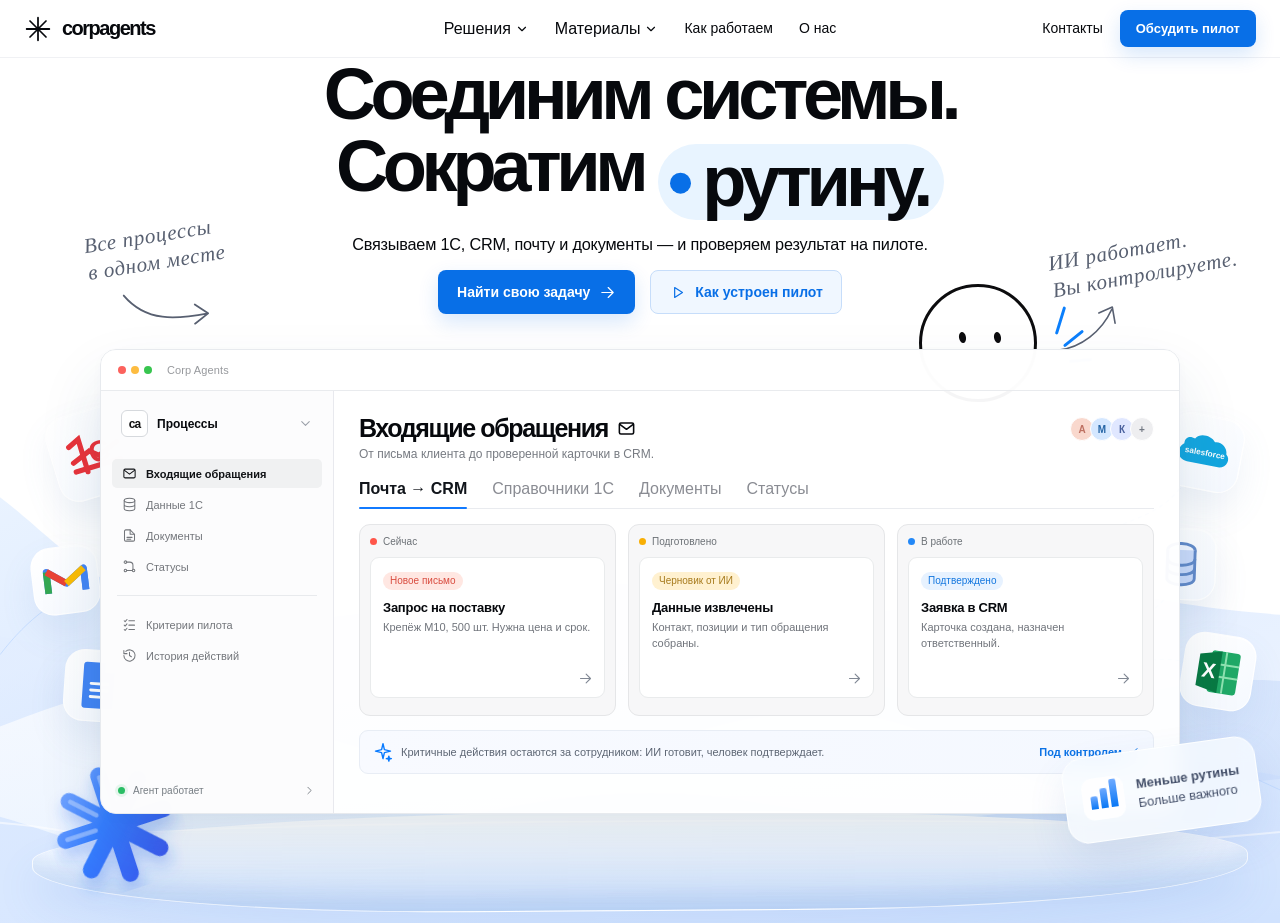
<file: Hero block/index.html>
<!doctype html>
<html lang="ru">
<head>
  <meta charset="UTF-8">
  <meta name="viewport" content="width=device-width, initial-scale=1">
  <meta name="theme-color" content="#ffffff">
  <meta name="description" content="Corp Agents — соединяем бизнес-системы и сокращаем рутину с помощью ИИ-агентов.">
  <title>Corp Agents — Соединим системы. Сократим рутину.</title>
  <style>html, body { margin: 0; }</style>
  <link rel="stylesheet" href="styles.css">
  <script src="script.js" defer></script>
</head>
<body>
<!-- CORPAGENTS HERO — START. All styles are scoped to .ca-site. -->
<div class="ca-site" id="ca-top">
  <!-- Icon sprite: no icon fonts, external assets or requests. -->
  <svg class="ca-svg-sprite" aria-hidden="true" xmlns="http://www.w3.org/2000/svg">
    <symbol id="ca-icon-chevron" viewBox="0 0 24 24"><path d="m6 9 6 6 6-6"/></symbol>
    <symbol id="ca-icon-arrow" viewBox="0 0 24 24"><path d="M4 12h16m-7-7 7 7-7 7"/></symbol>
    <symbol id="ca-icon-mail" viewBox="0 0 24 24"><rect x="3" y="5" width="18" height="14" rx="2"/><path d="m4 7 8 6 8-6"/></symbol>
    <symbol id="ca-icon-doc" viewBox="0 0 24 24"><path d="M13 3H6a2 2 0 0 0-2 2v14a2 2 0 0 0 2 2h12a2 2 0 0 0 2-2V10z"/><path d="M13 3v7h7M8 15h8M8 18h6"/></symbol>
    <symbol id="ca-icon-db" viewBox="0 0 24 24"><ellipse cx="12" cy="5.5" rx="8.5" ry="3.5"/><path d="M3.5 5.5v13c0 2 3.8 3.5 8.5 3.5s8.5-1.5 8.5-3.5v-13M3.5 12c0 2 3.8 3.5 8.5 3.5s8.5-1.5 8.5-3.5"/></symbol>
    <symbol id="ca-icon-status" viewBox="0 0 24 24"><circle cx="5.5" cy="5" r="2"/><circle cx="18.5" cy="18.5" r="2"/><circle cx="5.5" cy="18.5" r="2"/><path d="M7.5 5h5a5 5 0 0 1 5 5v6.5M7.5 18.5H16"/></symbol>
    <symbol id="ca-icon-list" viewBox="0 0 24 24"><path d="m3.5 6 1.5 1.5L8 4m3 2h9M3.5 13 5 14.5 8 11m3 2h9M3.5 20 5 21.5 8 18m3 2h9"/></symbol>
    <symbol id="ca-icon-history" viewBox="0 0 24 24"><path d="M3 12a9 9 0 1 0 3-6.7M3 4v5h5"/><path d="M12 7v5l3 2"/></symbol>
    <symbol id="ca-icon-spark" viewBox="0 0 24 24"><path d="m12 2 1.7 7.2L21 11l-7.3 1.8L12 20l-1.7-7.2L3 11l7.3-1.8L12 2Z"/><path d="m19 17 .6 2.4L22 20l-2.4.6L19 23l-.6-2.4L16 20l2.4-.6L19 17Z"/></symbol>
    <symbol id="ca-icon-search" viewBox="0 0 24 24"><circle cx="10.5" cy="10.5" r="6.5"/><path d="m15.5 15.5 5 5"/></symbol>
    <symbol id="ca-icon-play" viewBox="0 0 24 24"><path d="m8 5 11 7-11 7V5Z"/></symbol>
    <symbol id="ca-icon-check" viewBox="0 0 24 24"><path d="m5 12 4 4L19 6"/></symbol>
  </svg>

  <header class="ca-header">
    <a class="ca-brand" href="#ca-top" aria-label="Corp Agents — на главную">
      <svg class="ca-brand__mark" viewBox="0 0 42 42" fill="none" aria-hidden="true">
        <path d="M21 4v34M4 21h34M9 9l24 24M33 9 9 33" stroke="currentColor" stroke-width="2.65" stroke-linecap="round"/>
      </svg>
      <span>corpagents</span>
    </a>

    <nav class="ca-header__nav" id="ca-navigation" aria-label="Основное меню">
      <div class="ca-nav__item ca-nav__item--dropdown">
        <button class="ca-nav__toggle" type="button" aria-haspopup="true" aria-expanded="false" aria-controls="ca-menu-solutions">
          Решения <svg class="ca-icon"><use href="#ca-icon-chevron"/></svg>
        </button>
        <div class="ca-nav__menu" id="ca-menu-solutions" hidden>
          <a href="#ca-demo">Обработка обращений</a>
          <a href="#ca-demo">Интеграции с 1С и CRM</a>
          <a href="#ca-demo">Работа с документами</a>
        </div>
      </div>
      <div class="ca-nav__item ca-nav__item--dropdown">
        <button class="ca-nav__toggle" type="button" aria-haspopup="true" aria-expanded="false" aria-controls="ca-menu-resources">
          Материалы <svg class="ca-icon"><use href="#ca-icon-chevron"/></svg>
        </button>
        <div class="ca-nav__menu" id="ca-menu-resources" hidden>
          <a href="#cases">Кейсы</a>
          <a href="#articles">Статьи</a>
          <a href="#faq">Частые вопросы</a>
        </div>
      </div>
      <a href="#pilot">Как работаем</a>
      <a href="#about">О нас</a>
      <a class="ca-header__mobile-contact" href="#contacts">Контакты</a>
    </nav>

    <div class="ca-header__actions">
      <a class="ca-header__contact" href="#contacts">Контакты</a>
      <a class="ca-button ca-button--primary ca-button--header" href="#contacts">Обсудить пилот</a>
      <button class="ca-menu-button" type="button" aria-label="Открыть меню" aria-expanded="false" aria-controls="ca-navigation">
        <span></span><span></span><span></span>
      </button>
    </div>
  </header>

  <main>
    <section class="ca-hero" aria-labelledby="ca-hero-title">
      <div class="ca-hero__intro">
        <h1 id="ca-hero-title"><span class="ca-hero__line">Соединим системы.</span><span class="ca-hero__line">Сократим <span class="ca-hero__highlight"><span class="ca-hero__dot" aria-hidden="true"></span>рутину.</span></span></h1>
        <p>Связываем 1С, CRM, почту и документы — и проверяем результат на пилоте.</p>
        <div class="ca-hero__actions">
          <a class="ca-button ca-button--primary ca-button--large" href="#solutions">Найти свою задачу <svg class="ca-icon"><use href="#ca-icon-arrow"/></svg></a>
          <a class="ca-button ca-button--ghost ca-button--large" href="#pilot"><svg class="ca-icon"><use href="#ca-icon-play"/></svg> Как устроен пилот</a>
        </div>
      </div>

      <div class="ca-showcase" aria-label="Иллюстрация системы Corp Agents: ИИ-агент обрабатывает заявку и переносит её в CRM">
        <!-- Soft wave landscape connects badges and the dashboard. -->
        <div class="ca-showcase__background" aria-hidden="true">
          <svg class="ca-showcase__waves" viewBox="0 0 1600 620" preserveAspectRatio="xMidYMid slice" role="presentation">
            <defs>
              <linearGradient id="ca-wave-a" x1="0" y1="0" x2="1" y2=".6"><stop stop-color="#e9f3ff"/><stop offset=".45" stop-color="#d4e5ff"/><stop offset="1" stop-color="#eaf2ff"/></linearGradient>
              <linearGradient id="ca-wave-b" x1="0" y1=".3" x2="1" y2="1"><stop stop-color="#e2edff"/><stop offset=".5" stop-color="#c8dcfc"/><stop offset="1" stop-color="#a8c5f4"/></linearGradient>
              <linearGradient id="ca-wave-c" x1="0" y1="0" x2="1" y2="1"><stop stop-color="#f9fbff"/><stop offset=".65" stop-color="#ecf5ff"/><stop offset="1" stop-color="#d7e7ff"/></linearGradient>
            </defs>
            <path d="M0 153C149 103 177 288 363 305s328-72 488-22 323-25 489 3 205 6 260 42V620H0Z" fill="url(#ca-wave-a)" opacity=".83"/>
            <path d="M0 345c161-82 293 69 457 52 171-17 268-111 420-85 155 27 206 120 384 81 166-36 237-35 339 21v206H0Z" fill="url(#ca-wave-b)" opacity=".48"/>
            <path d="M0 454c173-25 230-119 404-52 127 48 248 89 410 34s232-43 356 21c144 74 272-14 430 17v146H0Z" fill="url(#ca-wave-c)" opacity=".86"/>
            <path d="M0 494c162-14 259 102 445 58 135-32 295-89 476-57 171 30 280 17 414-23 116-34 202 24 265 49v99H0Z" fill="#cbdfff" opacity=".55"/>
            <path d="M0 520c173-25 295 35 430 44 170 11 350-55 482-30 164 32 406 5 688-21" fill="none" stroke="white" stroke-width="2" opacity=".58"/>
          </svg>
          <svg class="ca-showcase__connections" viewBox="0 0 1600 620" preserveAspectRatio="xMidYMid meet" role="presentation">
            <g stroke="#8abaff" stroke-width="1.5" stroke-dasharray="5 5" fill="none" opacity=".68">
              <path d="M155 160C150 228 194 236 283 220"/>
              <path d="M126 272c30 40 97 72 157 58"/>
              <path d="M190 370c38-29 72-21 110-15"/>
              <path d="M1318 236c71-63 126-45 164-105"/>
              <path d="M1328 298c64 6 91 23 130-21"/>
              <path d="M1330 365c87-2 124-21 171-1"/>
            </g>
            <g stroke="#b9d6ff" stroke-width="1.2" fill="none" opacity=".7">
              <path d="M0 349c71-93 150-105 214-62"/>
              <path d="M1303 497c122-59 191-28 297 21"/>
            </g>
          </svg>
        </div>

        <div class="ca-note ca-note--left" aria-hidden="true">
          <span>Все процессы<br>в одном месте</span>
          <svg viewBox="0 0 105 52" fill="none"><path d="M3 2c20 33 53 35 89 34m-13-12 13 12-16 9" stroke="currentColor" stroke-width="2" stroke-linecap="round" stroke-linejoin="round"/></svg>
        </div>
        <div class="ca-note ca-note--right" aria-hidden="true">
          <span>ИИ работает.<br>Вы контролируете.</span>
          <svg viewBox="0 0 95 65" fill="none"><path d="M4 57c27-1 54-19 68-45m-16 3L73 9l2 20" stroke="currentColor" stroke-width="2" stroke-linecap="round" stroke-linejoin="round"/></svg>
        </div>

        <!-- Friendly outline mascot peeking behind the app. -->
        <div class="ca-mascot" aria-hidden="true">
          <div class="ca-mascot__eye"></div><div class="ca-mascot__eye"></div>
          <i></i><i></i><i></i>
        </div>

        <!-- Integration icons are vector/UI elements, not parts of a flat screenshot. -->
        <div class="ca-integration ca-integration--one-c" title="1С" aria-hidden="true">
          <svg viewBox="0 0 66 55"><path d="m10 31 18-7 8 7 20-8" fill="none" stroke="#e9333a" stroke-width="5" stroke-linecap="round"/><path d="M10 40h45M10 15l11-5v33" fill="none" stroke="#e9333a" stroke-width="5" stroke-linecap="round"/><text x="27" y="37" font-family="Arial,sans-serif" font-size="29" font-weight="800" fill="#e9333a">C</text></svg>
        </div>
        <div class="ca-integration ca-integration--gmail" title="Gmail" aria-hidden="true">
          <svg viewBox="0 0 64 50"><path d="M7 40V11l25 18 25-18v29" stroke="#4285F4" stroke-width="9" fill="none" stroke-linejoin="round"/><path d="M7 11v29" stroke="#34A853" stroke-width="9"/><path d="m7 11 25 18" stroke="#EA4335" stroke-width="9"/><path d="M57 11v29" stroke="#4285F4" stroke-width="9"/><path d="M32 29 57 11" stroke="#FBBC04" stroke-width="9"/></svg>
        </div>
        <div class="ca-integration ca-integration--docs" title="Документы" aria-hidden="true">
          <svg viewBox="0 0 56 64"><path d="M11 3h22l12 12v44H11a4 4 0 0 1-4-4V7a4 4 0 0 1 4-4Z" fill="#4285F4"/><path d="M33 3v12h12" fill="#9bc3ff"/><path d="M17 29h20M17 37h20M17 45h14" stroke="white" stroke-width="3.5" stroke-linecap="round"/></svg>
        </div>
        <div class="ca-integration ca-integration--salesforce" title="CRM" aria-hidden="true">
          <svg viewBox="0 0 83 58"><path d="M25 13c5-9 21-8 27 0 8-3 18 4 18 13 7 5 4 17-6 19H20C5 44 3 29 12 22c-1-8 5-12 13-9Z" fill="#13a6df"/><text x="41.5" y="33" text-anchor="middle" font-family="Arial,sans-serif" font-weight="700" font-size="11" fill="white">salesforce</text></svg>
        </div>
        <div class="ca-integration ca-integration--database" title="Базы данных" aria-hidden="true">
          <svg viewBox="0 0 72 72"><ellipse cx="36" cy="16" rx="19" ry="9" fill="#f0f5ff" stroke="#628ac9" stroke-width="4"/><path d="M17 16v39c0 12 38 12 38 0V16" fill="#c9dafa" stroke="#628ac9" stroke-width="4"/><path d="M17 28c0 12 38 12 38 0M17 41c0 12 38 12 38 0" fill="none" stroke="#628ac9" stroke-width="4"/></svg>
        </div>
        <div class="ca-integration ca-integration--excel" title="Excel" aria-hidden="true">
          <svg viewBox="0 0 72 72"><rect x="25" y="9" width="37" height="54" rx="4" fill="#20a967"/><path d="M25 26h37M25 42h37M44 9v54" stroke="#8ee2b0" stroke-width="2.5"/><path d="M10 16 38 9v54l-28-6Z" fill="#087943"/><text x="24" y="45" text-anchor="middle" fill="white" font-size="27" font-family="Arial,sans-serif" font-weight="700">X</text></svg>
        </div>

        <svg class="ca-big-star" viewBox="0 0 150 150" aria-hidden="true">
          <defs><linearGradient id="ca-star-gradient" x1="0" y1="0" x2="1" y2="1"><stop stop-color="#7eabff"/><stop offset=".43" stop-color="#347dff"/><stop offset="1" stop-color="#3c54ec"/></linearGradient><filter id="ca-star-shadow" x="-30%" y="-30%" width="160%" height="180%"><feDropShadow dx="0" dy="10" stdDeviation="8" flood-color="#306cf2" flood-opacity=".27"/></filter></defs>
          <g stroke="url(#ca-star-gradient)" stroke-linecap="round" stroke-width="19" filter="url(#ca-star-shadow)">
            <path d="M75 18v114M18 75h114M35 35l80 80M115 35l-80 80"/>
          </g>
          <path d="M75 20v34M20 75h33M36 36l23 23" stroke="#b7d2ff" stroke-width="5" stroke-linecap="round" opacity=".6"/>
        </svg>

        <!-- The dashboard is real semantic HTML with interactive, accessible tabs. -->
        <div class="ca-app" id="ca-demo">
          <div class="ca-app__chrome" aria-label="Демонстрационный интерфейс Corp Agents">
            <div class="ca-app__traffic" aria-hidden="true"><i></i><i></i><i></i></div>
            <span>Corp Agents</span>
          </div>
          <div class="ca-app__body">
            <aside class="ca-app__sidebar" aria-label="Разделы приложения">
              <div class="ca-app__workspace"><span class="ca-app__workspace-icon">ca</span><strong>Процессы</strong><svg class="ca-icon"><use href="#ca-icon-chevron"/></svg></div>
              <div class="ca-app__navigation">
                <div class="ca-app__sidebar-item ca-app__sidebar-item--active"><svg class="ca-icon"><use href="#ca-icon-mail"/></svg><span>Входящие обращения</span></div>
                <div class="ca-app__sidebar-item"><svg class="ca-icon"><use href="#ca-icon-db"/></svg><span>Данные 1С</span></div>
                <div class="ca-app__sidebar-item"><svg class="ca-icon"><use href="#ca-icon-doc"/></svg><span>Документы</span></div>
                <div class="ca-app__sidebar-item"><svg class="ca-icon"><use href="#ca-icon-status"/></svg><span>Статусы</span></div>
              </div>
              <div class="ca-app__sidebar-secondary">
                <div class="ca-app__sidebar-item"><svg class="ca-icon"><use href="#ca-icon-list"/></svg><span>Критерии пилота</span></div>
                <div class="ca-app__sidebar-item"><svg class="ca-icon"><use href="#ca-icon-history"/></svg><span>История действий</span></div>
              </div>
              <div class="ca-app__online"><span></span>Агент работает <svg class="ca-icon"><use href="#ca-icon-chevron"/></svg></div>
            </aside>

            <div class="ca-app__main">
              <div class="ca-app__heading-row">
                <div class="ca-app__heading-text"><h2>Входящие обращения <svg class="ca-icon"><use href="#ca-icon-mail"/></svg></h2><p>От письма клиента до проверенной карточки в CRM.</p></div>
                <div class="ca-app__users"><div class="ca-app__search"><svg class="ca-icon"><use href="#ca-icon-search"/></svg><span>Поиск...</span></div><span class="ca-avatar ca-avatar--peach">А</span><span class="ca-avatar ca-avatar--blue">М</span><span class="ca-avatar ca-avatar--lavender">К</span><span class="ca-avatar ca-avatar--more">+</span></div>
              </div>
              <div class="ca-app__tabs" role="tablist" aria-label="Этапы обработки обращения">
                <button class="ca-app__tab" type="button" id="ca-tab-mail" role="tab" data-scene="mail" aria-selected="true" aria-controls="ca-app-panel" tabindex="0">Почта → CRM</button>
                <button class="ca-app__tab" type="button" id="ca-tab-erp" role="tab" data-scene="erp" aria-selected="false" aria-controls="ca-app-panel" tabindex="-1">Справочники 1С</button>
                <button class="ca-app__tab" type="button" id="ca-tab-docs" role="tab" data-scene="docs" aria-selected="false" aria-controls="ca-app-panel" tabindex="-1">Документы</button>
                <button class="ca-app__tab" type="button" id="ca-tab-status" role="tab" data-scene="status" aria-selected="false" aria-controls="ca-app-panel" tabindex="-1">Статусы</button>
              </div>
              <div class="ca-app__panel" id="ca-app-panel" role="tabpanel" aria-labelledby="ca-tab-mail">
                <div class="ca-app__scroll-hint" aria-hidden="true">Листайте карточки →</div>
                <div class="ca-app__lanes" id="ca-app-lanes">
                  <article class="ca-lane">
                    <div class="ca-lane__status"><span class="ca-lane__status-dot ca-lane__status-dot--red"></span><span data-lane-status="0">Сейчас</span></div>
                    <div class="ca-ticket"><span class="ca-ticket__badge ca-ticket__badge--red" data-ticket-badge="0">Новое письмо</span><h3 data-ticket-title="0">Запрос на поставку</h3><p data-ticket-description="0">Крепёж М10, 500 шт. Нужна цена и срок.</p><svg class="ca-ticket__arrow ca-icon"><use href="#ca-icon-arrow"/></svg></div>
                  </article>
                  <article class="ca-lane">
                    <div class="ca-lane__status"><span class="ca-lane__status-dot ca-lane__status-dot--amber"></span><span data-lane-status="1">Подготовлено</span></div>
                    <div class="ca-ticket"><span class="ca-ticket__badge ca-ticket__badge--amber" data-ticket-badge="1">Черновик от ИИ</span><h3 data-ticket-title="1">Данные извлечены</h3><p data-ticket-description="1">Контакт, позиции и тип обращения собраны.</p><svg class="ca-ticket__arrow ca-icon"><use href="#ca-icon-arrow"/></svg></div>
                  </article>
                  <article class="ca-lane">
                    <div class="ca-lane__status"><span class="ca-lane__status-dot ca-lane__status-dot--blue"></span><span data-lane-status="2">В работе</span></div>
                    <div class="ca-ticket"><span class="ca-ticket__badge ca-ticket__badge--blue" data-ticket-badge="2">Подтверждено</span><h3 data-ticket-title="2">Заявка в CRM</h3><p data-ticket-description="2">Карточка создана, назначен ответственный.</p><svg class="ca-ticket__arrow ca-icon"><use href="#ca-icon-arrow"/></svg></div>
                  </article>
                </div>
              </div>
              <div class="ca-app__explanation"><svg class="ca-icon"><use href="#ca-icon-spark"/></svg><span>Критичные действия остаются за сотрудником: ИИ готовит, человек подтверждает.</span><span class="ca-app__learn">Под контролем <svg class="ca-icon"><use href="#ca-icon-check"/></svg></span></div>
            </div>
          </div>
        </div>

        <div class="ca-mini-result" aria-hidden="true">
          <div class="ca-mini-result__icon"><span></span><span></span><span></span></div>
          <div><strong>Меньше рутины</strong><span>Больше важного</span></div>
        </div>
        <div class="ca-showcase__ground" aria-hidden="true"></div>
      </div>
    </section>
  </main>
</div>
<!-- CORPAGENTS HERO — END -->
</body>
</html>
</file>
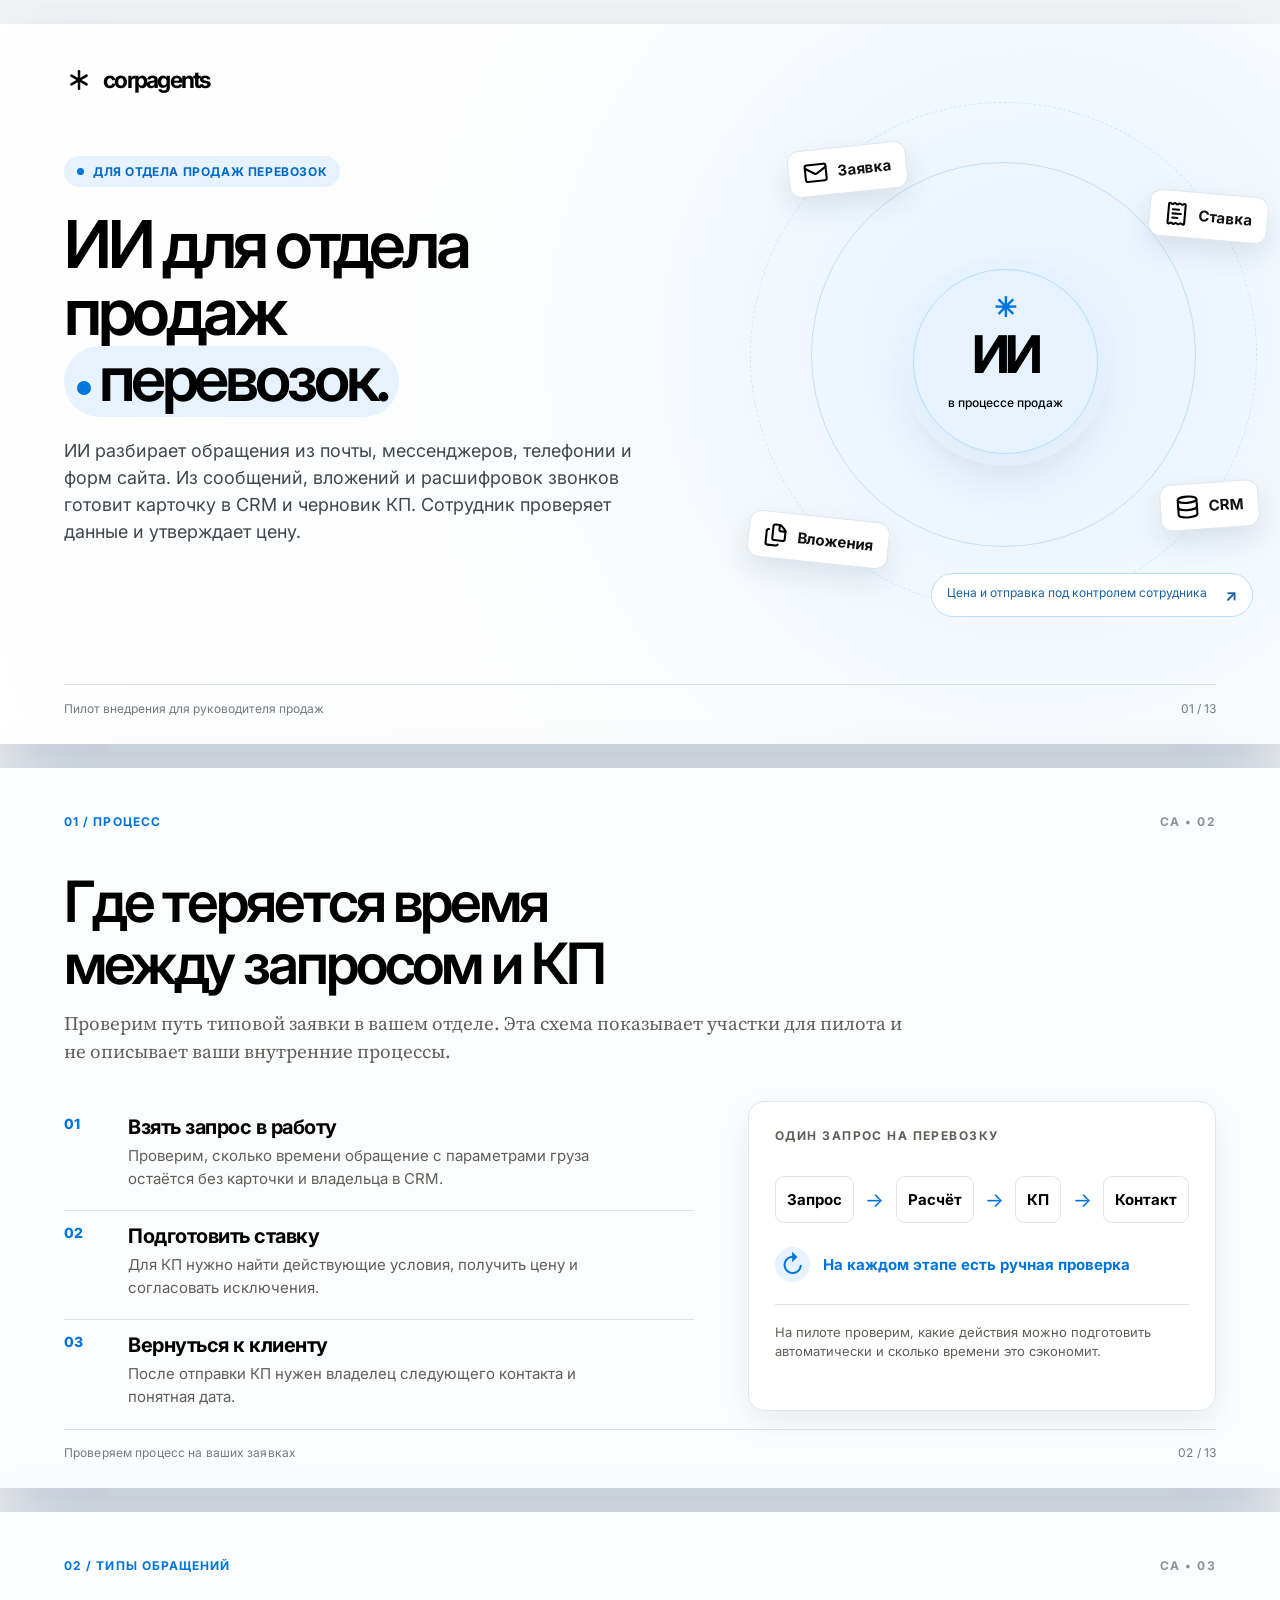
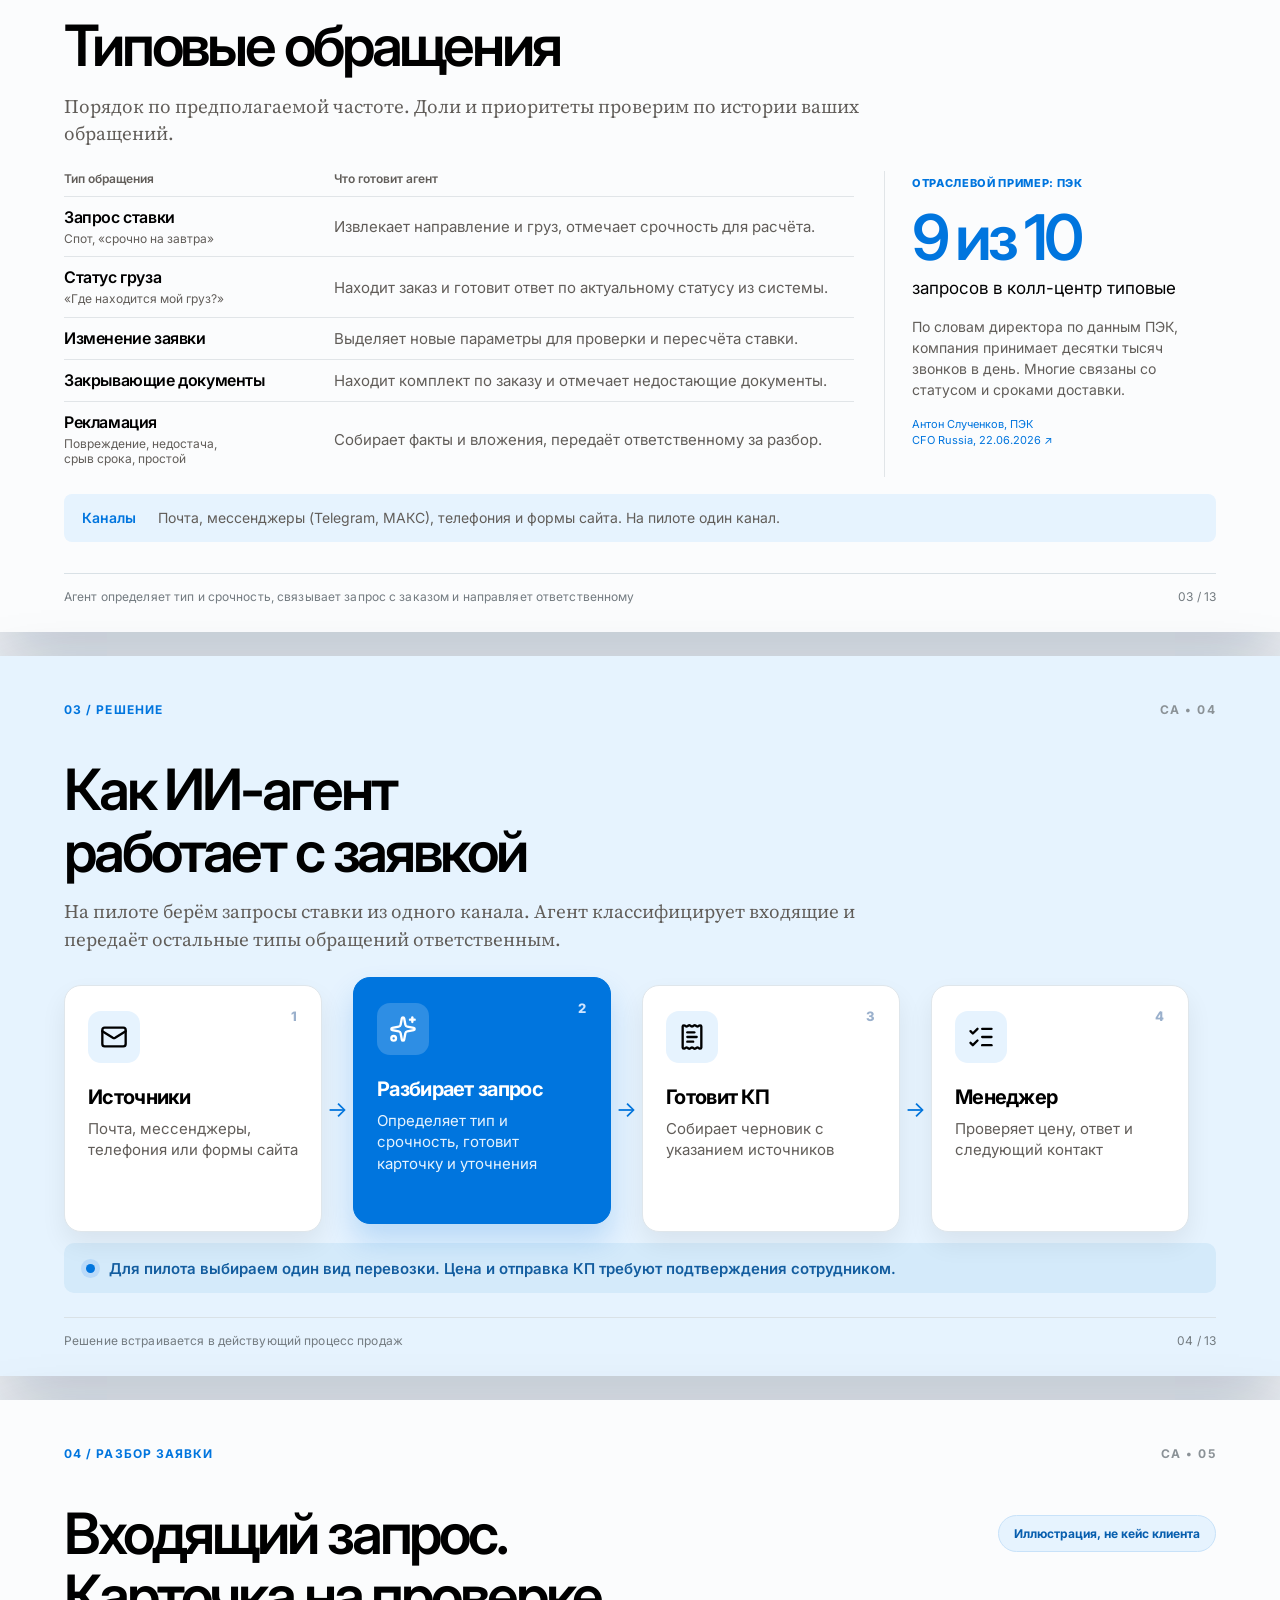
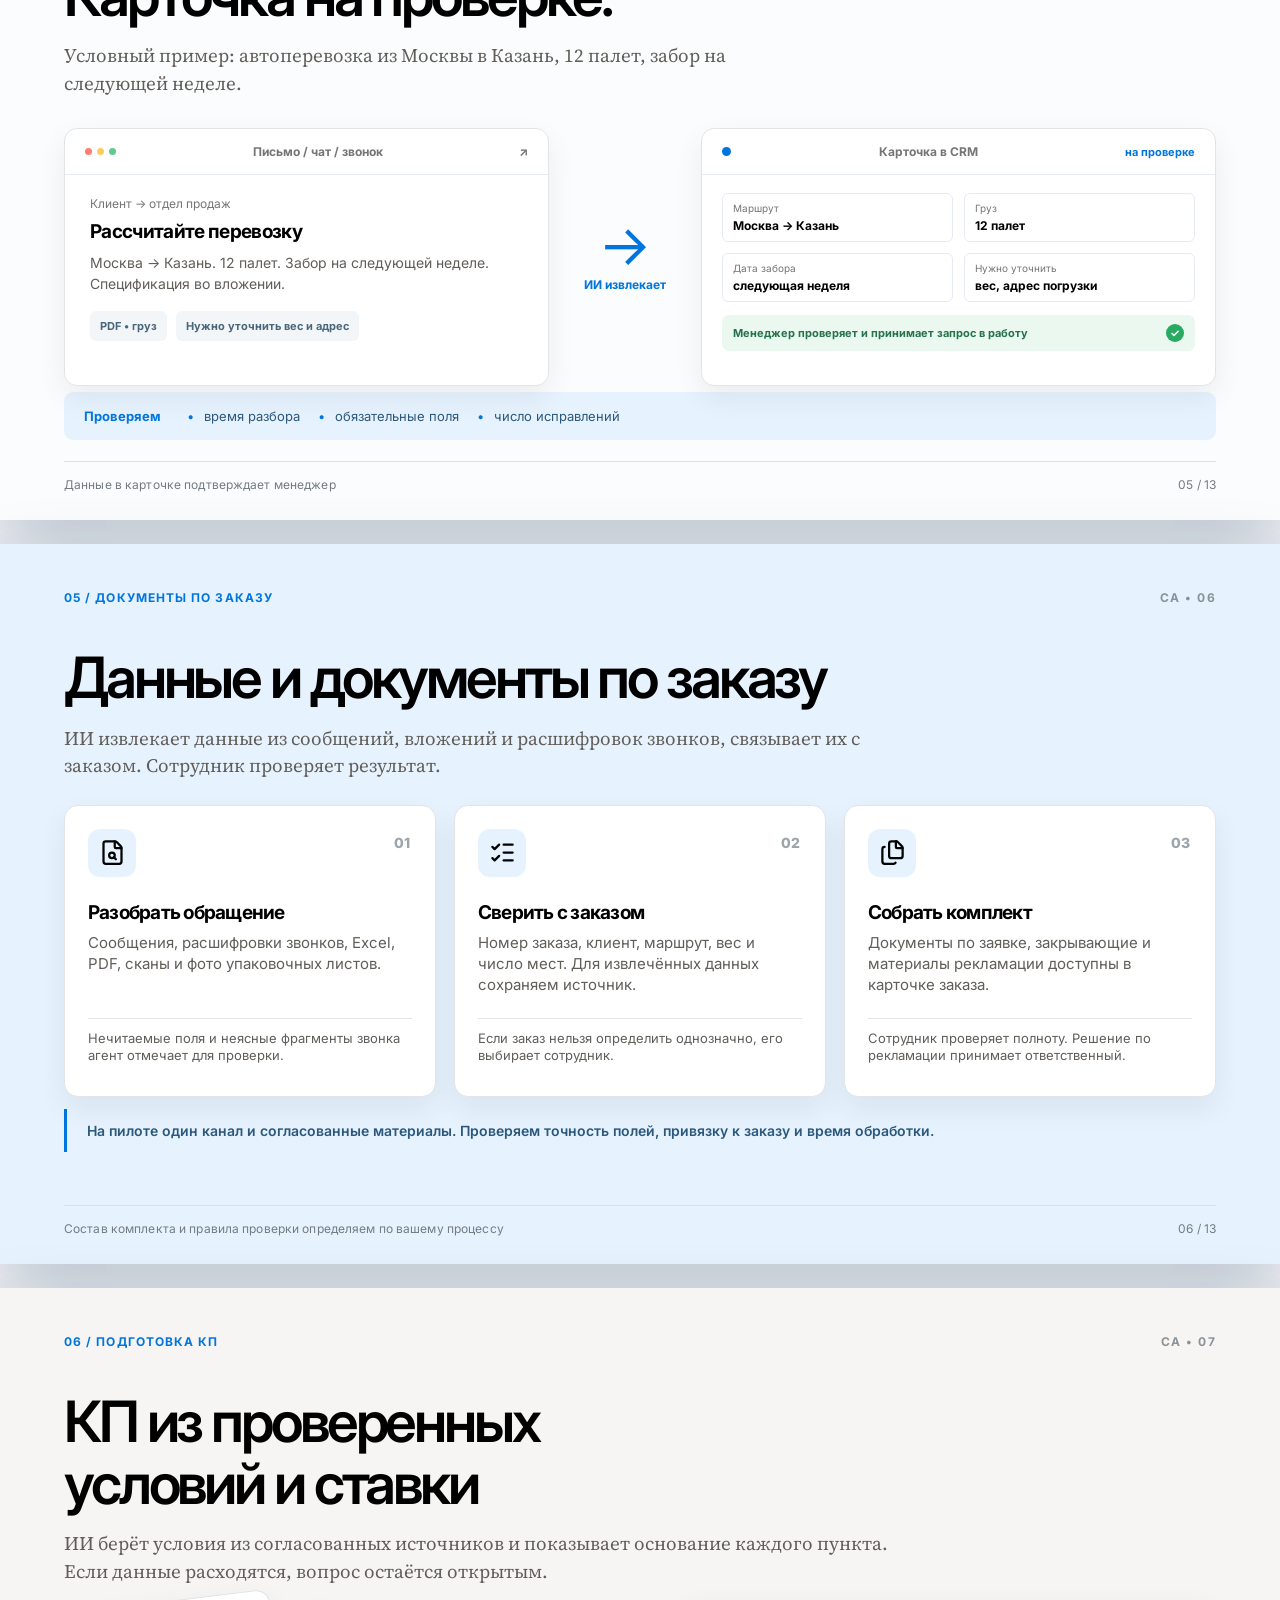
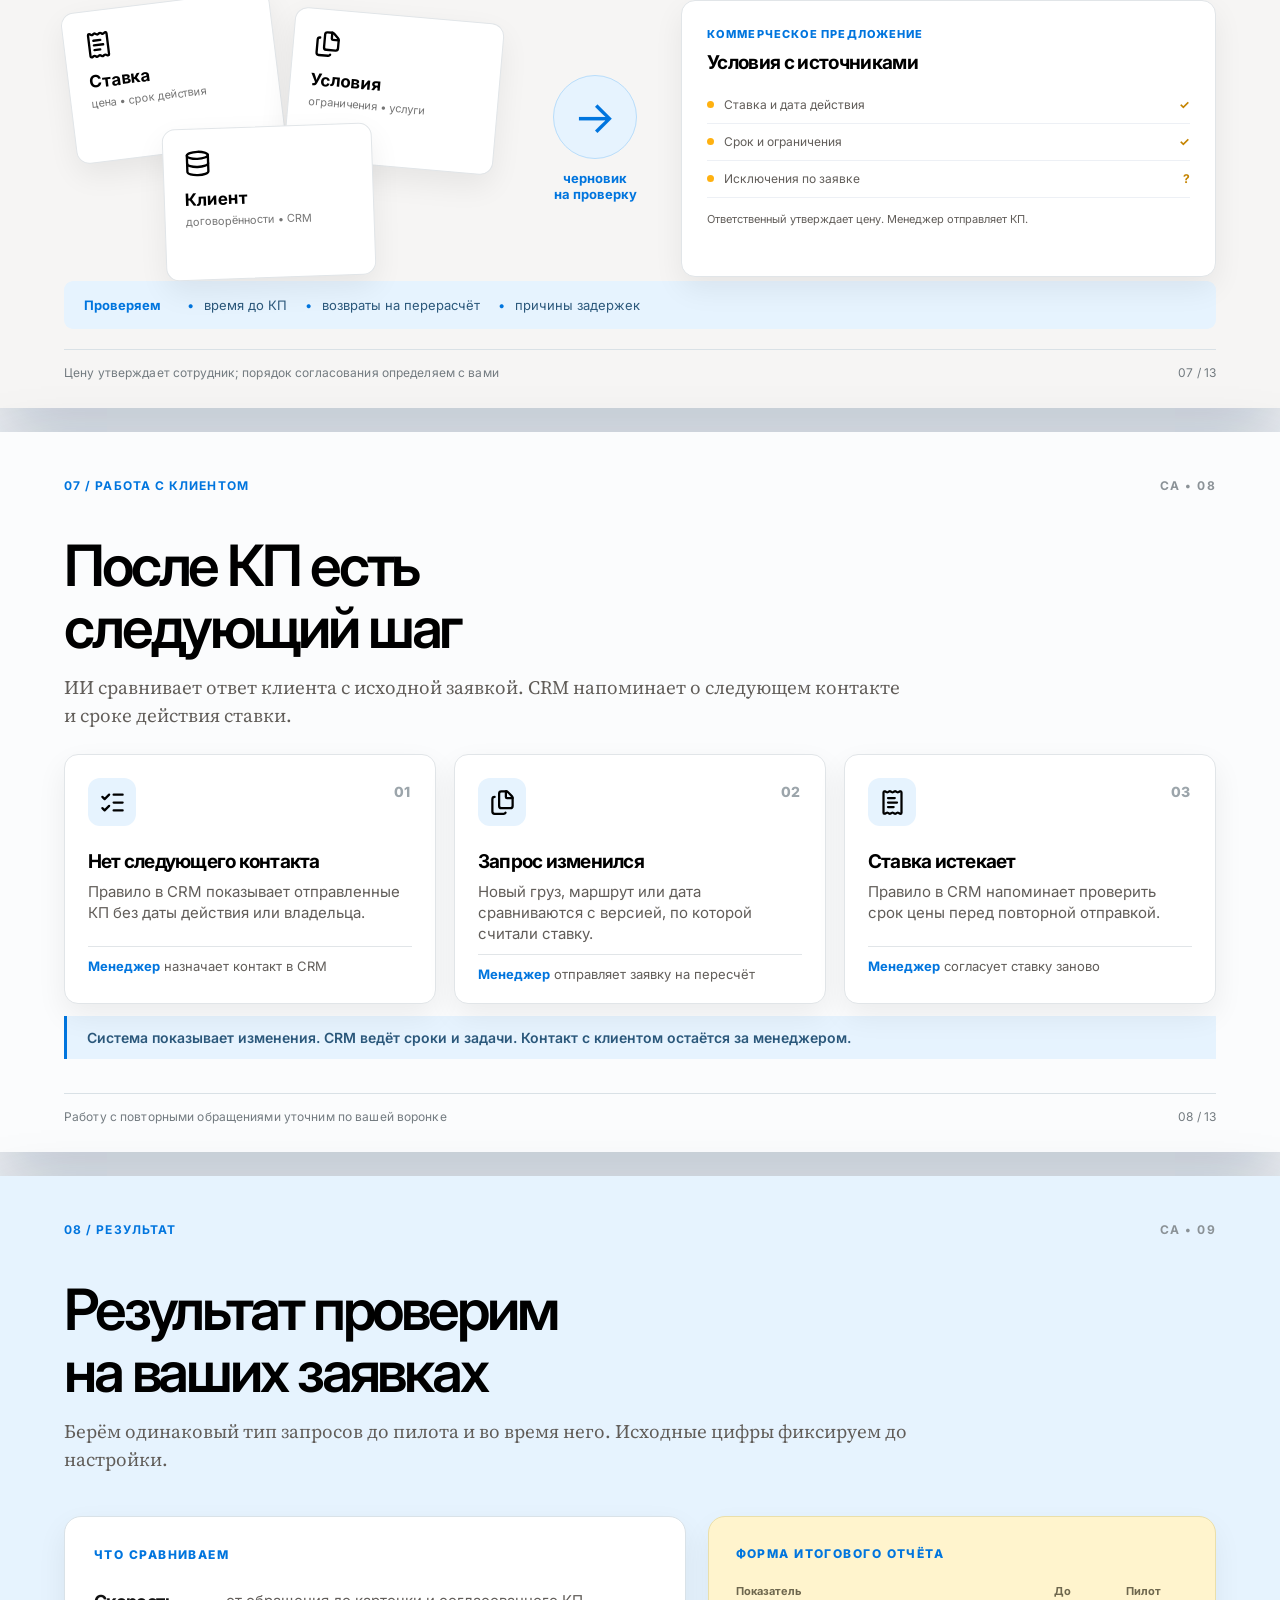
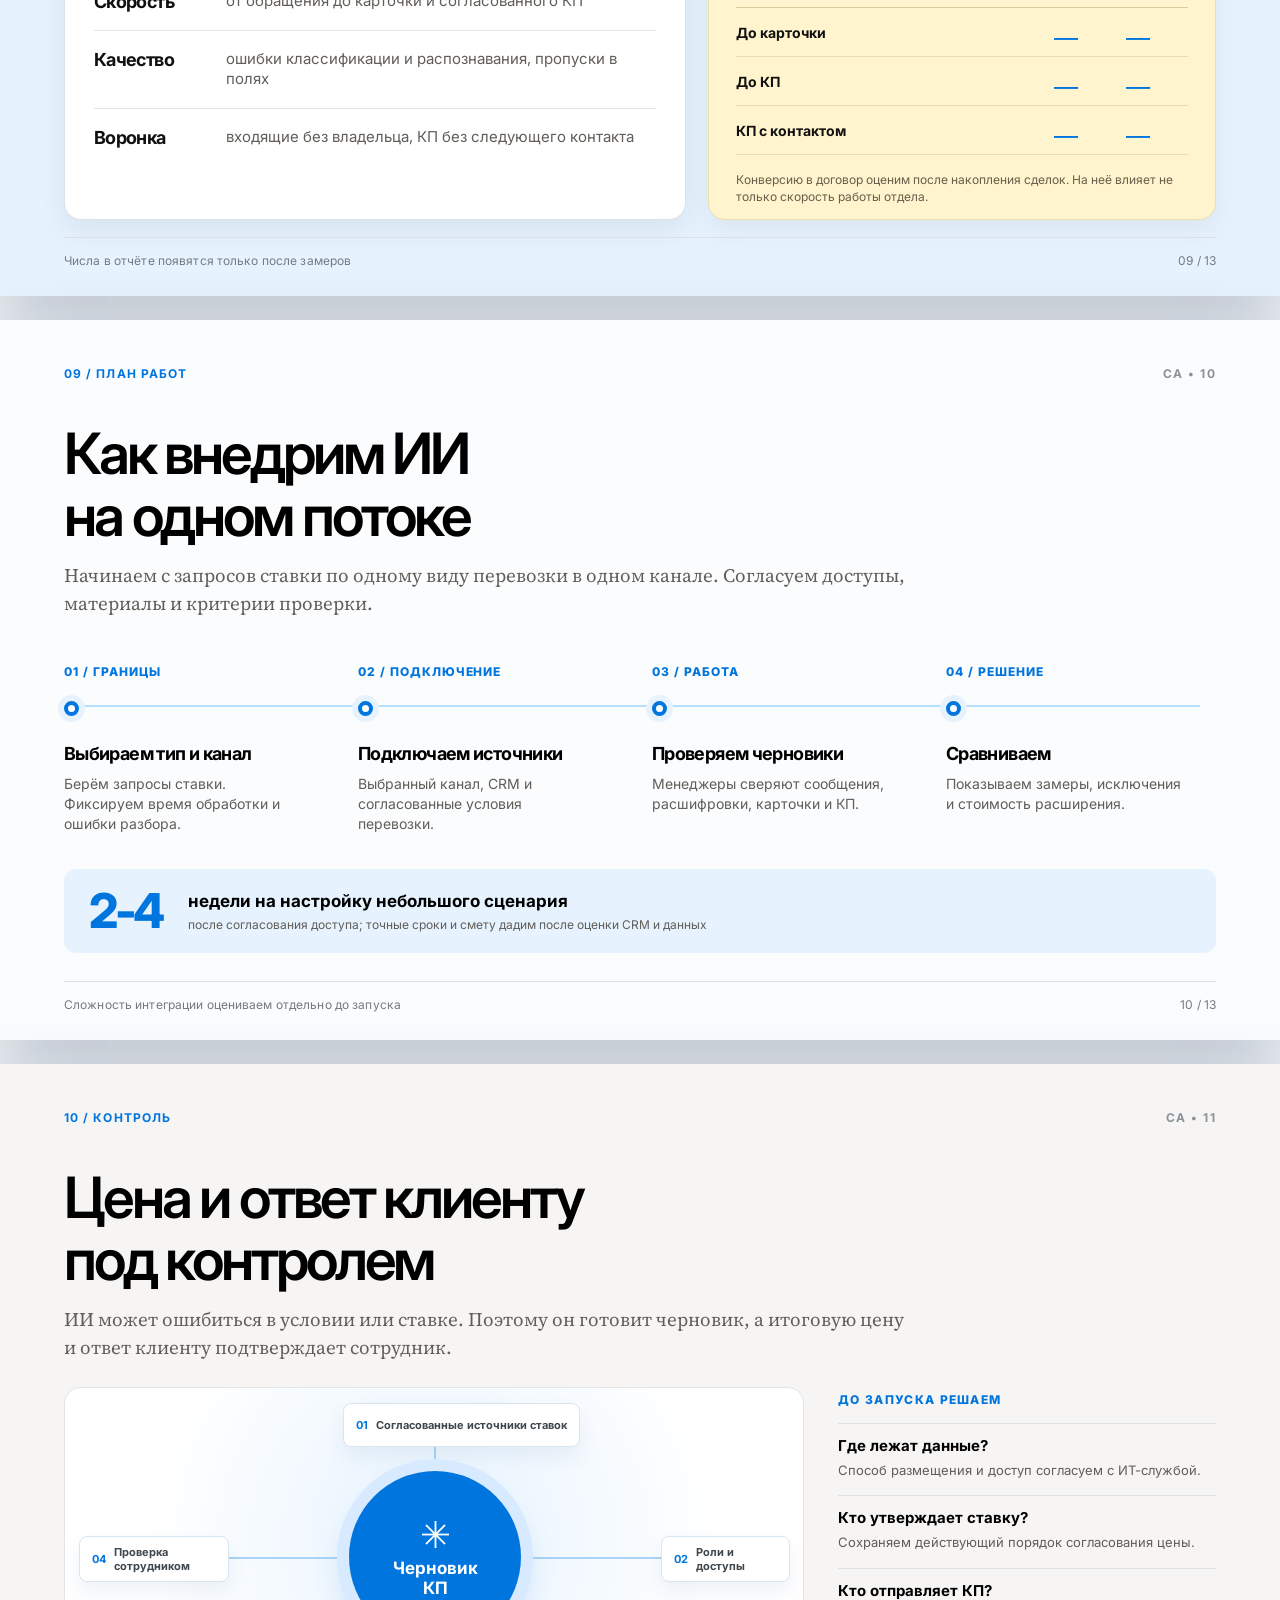
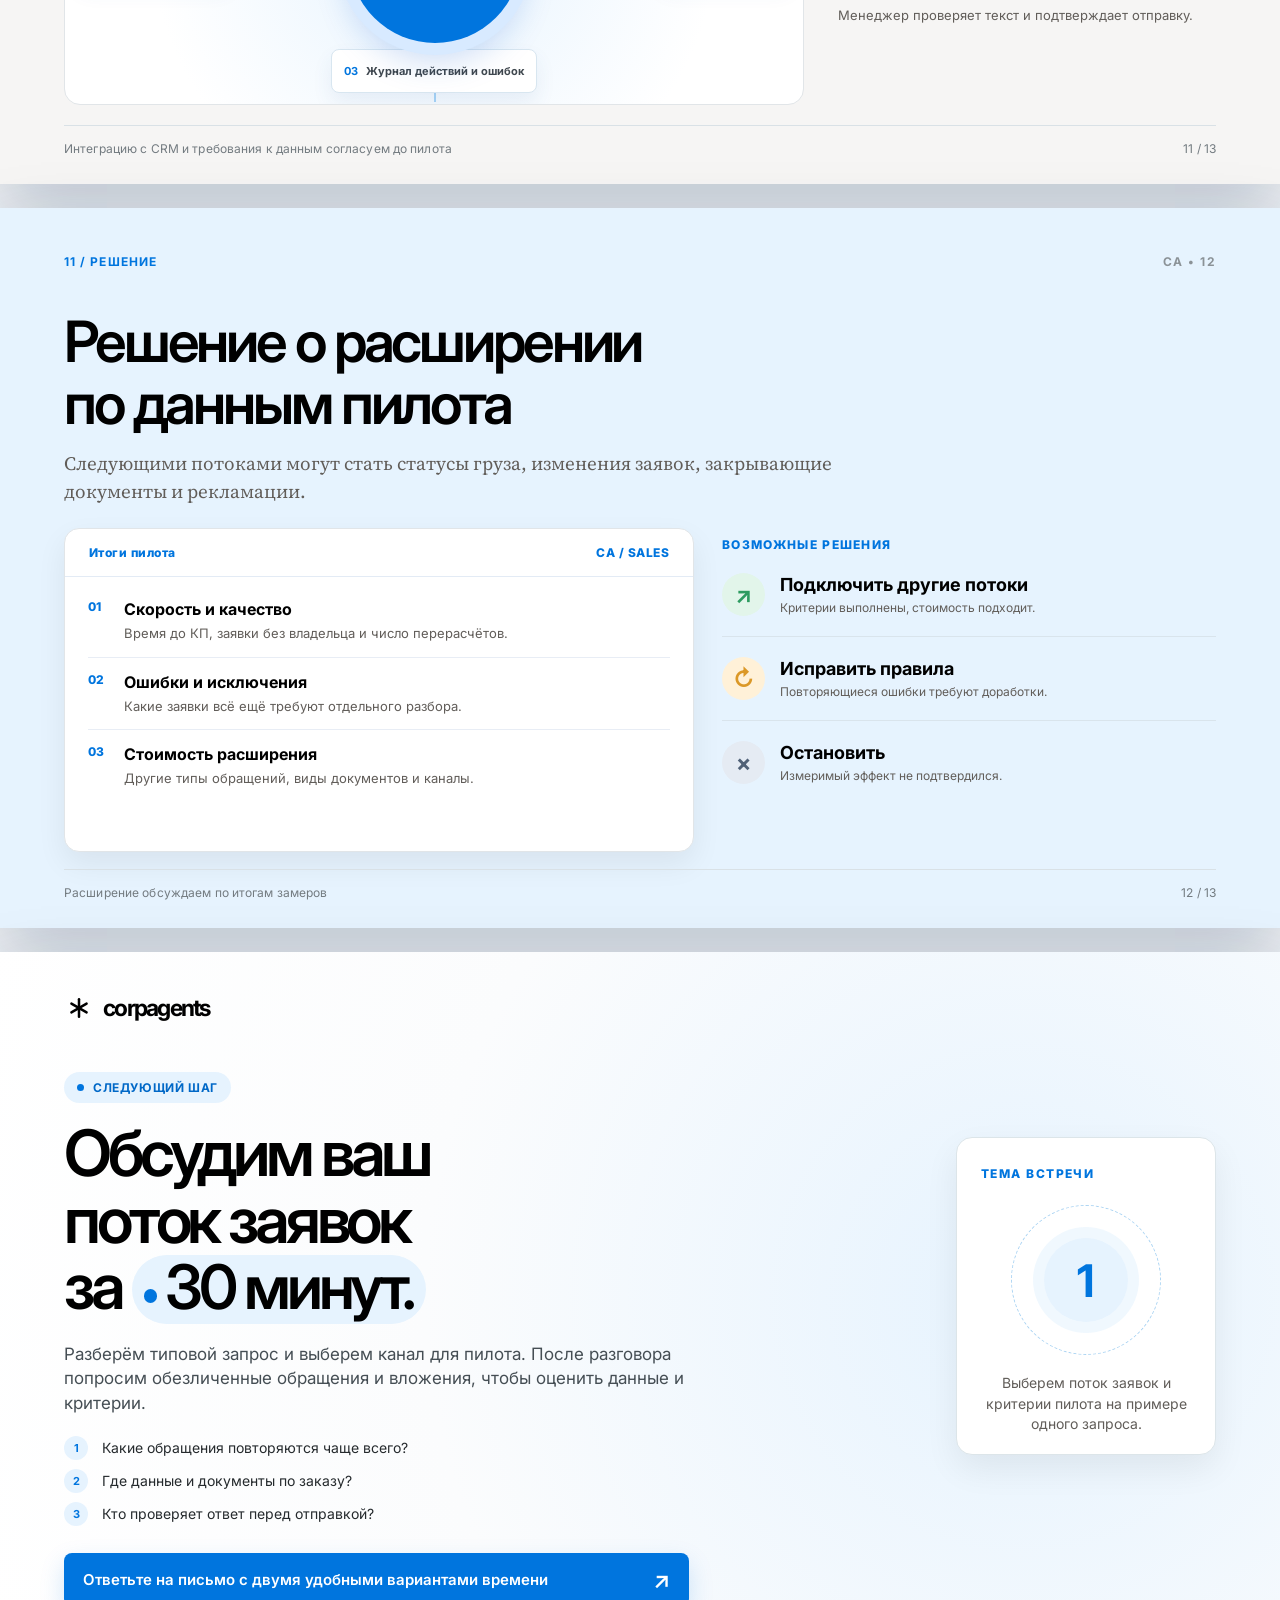
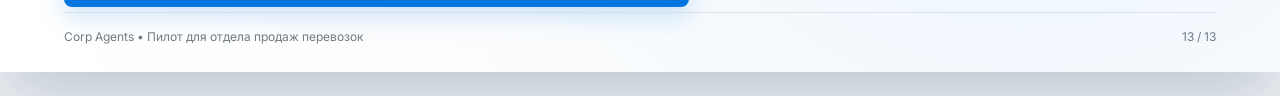
<file: presentation/index.html>
<!doctype html>
<html lang="ru">
<head>
  <meta charset="utf-8">
  <meta name="viewport" content="width=device-width, initial-scale=1">
  <title>Corp Agents | Внедрение ИИ в отдел продаж перевозок</title>
  <link rel="preconnect" href="https://fonts.googleapis.com">
  <link rel="preconnect" href="https://fonts.gstatic.com" crossorigin>
  <link href="https://fonts.googleapis.com/css2?family=Inter:wght@400;500;600;700;800&family=Source+Serif+4:ital,wght@0,400;0,500;1,400&display=swap" rel="stylesheet">
  <link rel="stylesheet" href="./styles.css">
  <link rel="stylesheet" href="./site-theme.css">
</head>
<body>
<main class="deck">
  <section class="slide slide-cover" aria-label="Титульный слайд">
    <div class="cover-grid"></div>
    <div class="slide-inner">
      <div class="brand brand-light"><img src="../icons/asterisk.svg" alt=""><span>corpagents</span></div>
      <div class="cover-copy">
        <p class="eyebrow eyebrow-light">Для отдела продаж перевозок</p>
        <h1>ИИ для отдела<br>продаж<br><em>перевозок.</em></h1>
        <p class="cover-lead">ИИ разбирает обращения из почты, мессенджеров, телефонии и форм сайта. Из сообщений, вложений и расшифровок звонков готовит карточку в CRM и черновик КП. Сотрудник проверяет данные и утверждает цену.</p>
      </div>
      <div class="cover-visual" aria-hidden="true">
        <div class="orbit orbit-one"></div><div class="orbit orbit-two"></div>
        <div class="cover-node cover-node-main"><span class="spark">✳</span><strong>ИИ</strong><small>в процессе продаж</small></div>
        <div class="cover-node cover-node-mail"><img src="../icons/mail.svg" alt=""><span>Заявка</span></div>
        <div class="cover-node cover-node-onec"><img src="../icons/receipt-text.svg" alt=""><span>Ставка</span></div>
        <div class="cover-node cover-node-crm"><img src="../icons/database.svg" alt=""><span>CRM</span></div>
        <div class="cover-node cover-node-doc"><img src="../icons/files.svg" alt=""><span>Вложения</span></div>
        <div class="cover-pill">Цена и отправка под контролем сотрудника <b>↗</b></div>
      </div>
      <div class="cover-bottom"><span>Пилот внедрения для руководителя продаж</span><span>01 / 13</span></div>
    </div>
  </section>

  <section class="slide slide-light" aria-label="Путь заявки">
    <div class="slide-inner">
      <header class="slide-header"><span class="kicker">01 / Процесс</span><span class="header-mark">CA • 02</span></header>
      <h2 class="title">Где теряется время<br>между запросом и <em>КП</em></h2>
      <p class="intro">Проверим путь типовой заявки в вашем отделе. Эта схема показывает участки для пилота и не описывает ваши внутренние процессы.</p>
      <div class="friction-layout">
        <div class="friction-list">
          <div class="friction-item"><span class="friction-num">01</span><div><strong>Взять запрос в работу</strong><p>Проверим, сколько времени обращение с параметрами груза остаётся без карточки и владельца в CRM.</p></div></div>
          <div class="friction-item"><span class="friction-num">02</span><div><strong>Подготовить ставку</strong><p>Для КП нужно найти действующие условия, получить цену и согласовать исключения.</p></div></div>
          <div class="friction-item"><span class="friction-num">03</span><div><strong>Вернуться к клиенту</strong><p>После отправки КП нужен владелец следующего контакта и понятная дата.</p></div></div>
        </div>
        <div class="friction-graphic">
          <div class="fg-label">Один запрос на перевозку</div>
          <div class="fg-row"><span>Запрос</span><i>→</i><span>Расчёт</span><i>→</i><span>КП</span><i>→</i><span>Контакт</span></div>
          <div class="fg-hand"><span class="hand-icon">↻</span><strong>На каждом этапе есть ручная проверка</strong></div>
          <div class="fg-bottom">На пилоте проверим, какие действия можно подготовить автоматически и сколько времени это сэкономит.</div>
        </div>
      </div>
      <footer class="slide-footer"><span>Проверяем процесс на ваших заявках</span><span>02 / 13</span></footer>
    </div>
  </section>

  <section class="slide slide-light slide-requests" aria-label="Классификация типовых обращений">
    <div class="slide-inner">
      <header class="slide-header"><span class="kicker">02 / Типы обращений</span><span class="header-mark">CA • 03</span></header>
      <h2 class="title">Типовые <em>обращения</em></h2>
      <p class="intro">Порядок по предполагаемой частоте. Доли и приоритеты проверим по истории ваших обращений.</p>
      <div class="requests-layout">
        <table class="request-table">
          <caption class="visually-hidden">Тип обращения и действие ИИ-агента</caption>
          <thead><tr><th scope="col">Тип обращения</th><th scope="col">Что готовит агент</th></tr></thead>
          <tbody>
            <tr><th scope="row">Запрос ставки<small>Спот, «срочно на завтра»</small></th><td>Извлекает направление и груз, отмечает срочность для расчёта.</td></tr>
            <tr><th scope="row">Статус груза<small>«Где находится мой груз?»</small></th><td>Находит заказ и готовит ответ по актуальному статусу из системы.</td></tr>
            <tr><th scope="row">Изменение заявки</th><td>Выделяет новые параметры для проверки и пересчёта ставки.</td></tr>
            <tr><th scope="row">Закрывающие документы</th><td>Находит комплект по заказу и отмечает недостающие документы.</td></tr>
            <tr><th scope="row">Рекламация<small>Повреждение, недостача,<br>срыв срока, простой</small></th><td>Собирает факты и вложения, передаёт ответственному за разбор.</td></tr>
          </tbody>
        </table>
        <aside class="industry-example">
          <span class="aside-label">Отраслевой пример: ПЭК</span>
          <strong class="industry-number">9 из 10</strong>
          <p class="industry-caption">запросов в колл-центр типовые</p>
          <p>По словам директора по данным ПЭК, компания принимает десятки тысяч звонков в день. Многие связаны со статусом и сроками доставки.</p>
          <a class="industry-source" href="https://www.cfo-russia.ru/stati/?article=100199" target="_blank" rel="noopener noreferrer">Антон Слученков, ПЭК<br>CFO Russia, 22.06.2026 ↗</a>
        </aside>
      </div>
      <div class="request-channels"><strong>Каналы</strong><span>Почта, мессенджеры (Telegram, МАКС), телефония и формы сайта. На пилоте один канал.</span></div>
      <footer class="slide-footer"><span>Агент определяет тип и срочность, связывает запрос с заказом и направляет ответственному</span><span>03 / 13</span></footer>
    </div>
  </section>

  <section class="slide slide-blue" aria-label="Как ИИ-агент работает с заявкой">
    <div class="slide-inner">
      <header class="slide-header"><span class="kicker">03 / Решение</span><span class="header-mark">CA • 04</span></header>
      <h2 class="title">Как ИИ-агент<br><em>работает с заявкой</em></h2>
      <p class="intro">На пилоте берём запросы ставки из одного канала. Агент классифицирует входящие и передаёт остальные типы обращений ответственным.</p>
      <div class="operation-flow">
        <div class="op op-source"><span class="op-no">1</span><div class="op-icon"><img src="../icons/mail.svg" alt=""></div><strong>Источники</strong><p>Почта, мессенджеры, телефония или формы сайта</p></div>
        <div class="op-arrow">→</div>
        <div class="op op-prepare"><span class="op-no">2</span><div class="op-icon"><img src="../icons/sparkles.svg" alt=""></div><strong>Разбирает запрос</strong><p>Определяет тип и срочность, готовит карточку и уточнения</p></div>
        <div class="op-arrow">→</div>
        <div class="op op-check"><span class="op-no">3</span><div class="op-icon"><img src="../icons/receipt-text.svg" alt=""></div><strong>Готовит КП</strong><p>Собирает черновик с указанием источников</p></div>
        <div class="op-arrow">→</div>
        <div class="op op-result"><span class="op-no">4</span><div class="op-icon"><img src="../icons/list-checks.svg" alt=""></div><strong>Менеджер</strong><p>Проверяет цену, ответ и следующий контакт</p></div>
      </div>
      <div class="principle-strip"><span class="principle-dot"></span><span>Для пилота выбираем один вид перевозки. Цена и отправка КП требуют подтверждения сотрудником.</span></div>
      <footer class="slide-footer"><span>Решение встраивается в действующий процесс продаж</span><span>04 / 13</span></footer>
    </div>
  </section>

  <section class="slide slide-light" aria-label="Пример заявки">
    <div class="slide-inner">
      <header class="slide-header"><span class="kicker">04 / Разбор заявки</span><span class="header-mark">CA • 05</span></header>
      <div class="split-heading"><div><h2 class="title">Входящий запрос.<br><em>Карточка на проверке.</em></h2><p class="intro">Условный пример: автоперевозка из Москвы в Казань, 12 палет, забор на следующей неделе.</p></div><span class="scenario-tag">Иллюстрация, не кейс клиента</span></div>
      <div class="scenario-layout">
        <div class="mail-window">
          <div class="mock-top"><span class="traffic"><i></i><i></i><i></i></span><span>Письмо / чат / звонок</span><span>↗</span></div>
          <div class="mail-body"><span class="mail-from">Клиент → отдел продаж</span><strong>Рассчитайте перевозку</strong><p>Москва → Казань. 12 палет. Забор на следующей неделе. Спецификация во вложении.</p><div class="attachments"><span>PDF • груз</span><span>Нужно уточнить вес и адрес</span></div></div>
        </div>
        <div class="scenario-arrow"><span>→</span><small>ИИ извлекает</small></div>
        <div class="crm-window">
          <div class="mock-top"><span class="crm-dot"></span><span>Карточка в CRM</span><span class="status-draft">на проверке</span></div>
          <div class="crm-body"><div><span>Маршрут</span><strong>Москва → Казань</strong></div><div><span>Груз</span><strong>12 палет</strong></div><div><span>Дата забора</span><strong>следующая неделя</strong></div><div><span>Нужно уточнить</span><strong>вес, адрес погрузки</strong></div></div>
          <div class="crm-confirm"><span>Менеджер проверяет и принимает запрос в работу</span><b>✓</b></div>
        </div>
      </div>
      <div class="metric-line"><strong>Проверяем</strong><span>время разбора</span><span>обязательные поля</span><span>число исправлений</span></div>
      <footer class="slide-footer"><span>Данные в карточке подтверждает менеджер</span><span>05 / 13</span></footer>
    </div>
  </section>

  <section class="slide slide-blue slide-order-documents" aria-label="Данные и документы по заказу">
    <div class="slide-inner">
      <header class="slide-header"><span class="kicker">05 / Документы по заказу</span><span class="header-mark">CA • 06</span></header>
      <h2 class="title">Данные и документы <em>по заказу</em></h2>
      <p class="intro">ИИ извлекает данные из сообщений, вложений и расшифровок звонков, связывает их с заказом. Сотрудник проверяет результат.</p>
      <div class="usecase-grid">
        <div class="usecase"><span class="usecase-icon"><img src="../icons/file-search.svg" alt=""></span><span class="usecase-n">01</span><strong>Разобрать обращение</strong><p>Сообщения, расшифровки звонков, Excel, PDF, сканы и фото упаковочных листов.</p><div>Нечитаемые поля и неясные фрагменты звонка агент отмечает для проверки.</div></div>
        <div class="usecase"><span class="usecase-icon"><img src="../icons/list-checks.svg" alt=""></span><span class="usecase-n">02</span><strong>Сверить с заказом</strong><p>Номер заказа, клиент, маршрут, вес и число мест. Для извлечённых данных сохраняем источник.</p><div>Если заказ нельзя определить однозначно, его выбирает сотрудник.</div></div>
        <div class="usecase"><span class="usecase-icon"><img src="../icons/files.svg" alt=""></span><span class="usecase-n">03</span><strong>Собрать комплект</strong><p>Документы по заявке, закрывающие и материалы рекламации доступны в карточке заказа.</p><div>Сотрудник проверяет полноту. Решение по рекламации принимает ответственный.</div></div>
      </div>
      <div class="usecase-bottom">На пилоте один канал и согласованные материалы. Проверяем точность полей, привязку к заказу и время обработки.</div>
      <footer class="slide-footer"><span>Состав комплекта и правила проверки определяем по вашему процессу</span><span>06 / 13</span></footer>
    </div>
  </section>

  <section class="slide slide-cream" aria-label="Подготовка КП">
    <div class="slide-inner">
      <header class="slide-header"><span class="kicker">06 / Подготовка КП</span><span class="header-mark">CA • 07</span></header>
      <h2 class="title">КП из проверенных<br><em>условий и ставки</em></h2>
      <p class="intro">ИИ берёт условия из согласованных источников и показывает основание каждого пункта. Если данные расходятся, вопрос остаётся открытым.</p>
      <div class="compare-flow">
        <div class="document-stack"><div class="doc-card doc-one"><img src="../icons/receipt-text.svg" alt=""><strong>Ставка</strong><small>цена • срок действия</small></div><div class="doc-card doc-two"><img src="../icons/files.svg" alt=""><strong>Условия</strong><small>ограничения • услуги</small></div><div class="doc-card doc-three"><img src="../icons/database.svg" alt=""><strong>Клиент</strong><small>договорённости • CRM</small></div></div>
        <div class="compare-center"><div class="compare-circle">→</div><span>черновик<br>на проверку</span></div>
        <div class="difference-panel"><span class="panel-eyebrow">Коммерческое предложение</span><strong>Условия с источниками</strong><div class="difference-row"><i></i><span>Ставка и дата действия</span><b>✓</b></div><div class="difference-row"><i></i><span>Срок и ограничения</span><b>✓</b></div><div class="difference-row"><i></i><span>Исключения по заявке</span><b>?</b></div><div class="panel-note">Ответственный утверждает цену. Менеджер отправляет КП.</div></div>
      </div>
      <div class="metric-line"><strong>Проверяем</strong><span>время до КП</span><span>возвраты на перерасчёт</span><span>причины задержек</span></div>
      <footer class="slide-footer"><span>Цену утверждает сотрудник; порядок согласования определяем с вами</span><span>07 / 13</span></footer>
    </div>
  </section>

  <section class="slide slide-light" aria-label="Работа после КП">
    <div class="slide-inner">
      <header class="slide-header"><span class="kicker">07 / Работа с клиентом</span><span class="header-mark">CA • 08</span></header>
      <h2 class="title">После КП есть<br><em>следующий шаг</em></h2>
      <p class="intro">ИИ сравнивает ответ клиента с исходной заявкой. CRM напоминает о следующем контакте и сроке действия ставки.</p>
      <div class="usecase-grid">
        <div class="usecase"><span class="usecase-icon"><img src="../icons/list-checks.svg" alt=""></span><span class="usecase-n">01</span><strong>Нет следующего контакта</strong><p>Правило в CRM показывает отправленные КП без даты действия или владельца.</p><div><b>Менеджер</b> назначает контакт в CRM</div></div>
        <div class="usecase"><span class="usecase-icon"><img src="../icons/files.svg" alt=""></span><span class="usecase-n">02</span><strong>Запрос изменился</strong><p>Новый груз, маршрут или дата сравниваются с версией, по которой считали ставку.</p><div><b>Менеджер</b> отправляет заявку на пересчёт</div></div>
        <div class="usecase"><span class="usecase-icon"><img src="../icons/receipt-text.svg" alt=""></span><span class="usecase-n">03</span><strong>Ставка истекает</strong><p>Правило в CRM напоминает проверить срок цены перед повторной отправкой.</p><div><b>Менеджер</b> согласует ставку заново</div></div>
      </div>
      <div class="usecase-bottom">Система показывает изменения. CRM ведёт сроки и задачи. Контакт с клиентом остаётся за менеджером.</div>
      <footer class="slide-footer"><span>Работу с повторными обращениями уточним по вашей воронке</span><span>08 / 13</span></footer>
    </div>
  </section>

  <section class="slide slide-ink" aria-label="Измерение результата">
    <div class="slide-inner">
      <header class="slide-header"><span class="kicker">08 / Результат</span><span class="header-mark">CA • 09</span></header>
      <h2 class="title">Результат проверим<br><em>на ваших заявках</em></h2>
      <p class="intro">Берём одинаковый тип запросов до пилота и во время него. Исходные цифры фиксируем до настройки.</p>
      <div class="economics-layout">
        <div class="formula-card metric-board"><span class="formula-label">Что сравниваем</span><div class="board-row"><strong>Скорость</strong><span>от обращения до карточки и согласованного КП</span></div><div class="board-row"><strong>Качество</strong><span>ошибки классификации и распознавания, пропуски в полях</span></div><div class="board-row"><strong>Воронка</strong><span>входящие без владельца, КП без следующего контакта</span></div></div>
        <div class="example-card measurement-card"><span class="example-top">Форма итогового отчёта</span><div class="measure-head"><span>Показатель</span><span>До</span><span>Пилот</span></div><div class="measure-row"><strong>До карточки</strong><b>___</b><b>___</b></div><div class="measure-row"><strong>До КП</strong><b>___</b><b>___</b></div><div class="measure-row"><strong>КП с контактом</strong><b>___</b><b>___</b></div><p>Конверсию в договор оценим после накопления сделок. На неё влияет не только скорость работы отдела.</p></div>
      </div>
      <footer class="slide-footer"><span>Числа в отчёте появятся только после замеров</span><span>09 / 13</span></footer>
    </div>
  </section>

  <section class="slide slide-light" aria-label="План пилота">
    <div class="slide-inner">
      <header class="slide-header"><span class="kicker">09 / План работ</span><span class="header-mark">CA • 10</span></header>
      <h2 class="title">Как внедрим ИИ<br><em>на одном потоке</em></h2>
      <p class="intro">Начинаем с запросов ставки по одному виду перевозки в одном канале. Согласуем доступы, материалы и критерии проверки.</p>
      <div class="pilot-timeline">
        <div class="pilot-step"><span class="step-top">01 / Границы</span><div class="step-dot"></div><strong>Выбираем тип и канал</strong><p>Берём запросы ставки. Фиксируем время обработки и ошибки разбора.</p></div>
        <div class="pilot-step"><span class="step-top">02 / Подключение</span><div class="step-dot"></div><strong>Подключаем источники</strong><p>Выбранный канал, CRM и согласованные условия перевозки.</p></div>
        <div class="pilot-step"><span class="step-top">03 / Работа</span><div class="step-dot"></div><strong>Проверяем черновики</strong><p>Менеджеры сверяют сообщения, расшифровки, карточки и КП.</p></div>
        <div class="pilot-step"><span class="step-top">04 / Решение</span><div class="step-dot"></div><strong>Сравниваем</strong><p>Показываем замеры, исключения и стоимость расширения.</p></div>
      </div>
      <div class="pilot-duration"><span class="duration-number">2-4</span><span class="duration-copy"><strong>недели на настройку небольшого сценария</strong><small>после согласования доступа; точные сроки и смету дадим после оценки CRM и данных</small></span></div>
      <footer class="slide-footer"><span>Сложность интеграции оцениваем отдельно до запуска</span><span>10 / 13</span></footer>
    </div>
  </section>

  <section class="slide slide-cream" aria-label="Контроль цены и данных">
    <div class="slide-inner">
      <header class="slide-header"><span class="kicker">10 / Контроль</span><span class="header-mark">CA • 11</span></header>
      <h2 class="title">Цена и ответ клиенту<br><em>под контролем</em></h2>
      <p class="intro">ИИ может ошибиться в условии или ставке. Поэтому он готовит черновик, а итоговую цену и ответ клиенту подтверждает сотрудник.</p>
      <div class="control-layout">
        <div class="control-main"><div class="control-center"><span class="control-spark">✳</span><strong>Черновик<br>КП</strong></div><div class="control-line cl-top"></div><div class="control-line cl-right"></div><div class="control-line cl-bottom"></div><div class="control-line cl-left"></div><div class="control-sat sat-top"><b>01</b><span>Согласованные источники ставок</span></div><div class="control-sat sat-right"><b>02</b><span>Роли и доступы</span></div><div class="control-sat sat-bottom"><b>03</b><span>Журнал действий и ошибок</span></div><div class="control-sat sat-left"><b>04</b><span>Проверка сотрудником</span></div></div>
        <div class="control-aside"><span class="aside-label">До запуска решаем</span><div><strong>Где лежат данные?</strong><p>Способ размещения и доступ согласуем с ИТ-службой.</p></div><div><strong>Кто утверждает ставку?</strong><p>Сохраняем действующий порядок согласования цены.</p></div><div><strong>Кто отправляет КП?</strong><p>Менеджер проверяет текст и подтверждает отправку.</p></div></div>
      </div>
      <footer class="slide-footer"><span>Интеграцию с CRM и требования к данным согласуем до пилота</span><span>11 / 13</span></footer>
    </div>
  </section>

  <section class="slide slide-blue" aria-label="Решение после пилота">
    <div class="slide-inner">
      <header class="slide-header"><span class="kicker">11 / Решение</span><span class="header-mark">CA • 12</span></header>
      <h2 class="title">Решение о расширении<br><em>по данным пилота</em></h2>
      <p class="intro">Следующими потоками могут стать статусы груза, изменения заявок, закрывающие документы и рекламации.</p>
      <div class="outcome-layout">
        <div class="outcome-document"><div class="outcome-doc-top"><span>Итоги пилота</span><span>CA / SALES</span></div><div class="outcome-doc-body"><div><span>01</span><strong>Скорость и качество</strong><p>Время до КП, заявки без владельца и число перерасчётов.</p></div><div><span>02</span><strong>Ошибки и исключения</strong><p>Какие заявки всё ещё требуют отдельного разбора.</p></div><div><span>03</span><strong>Стоимость расширения</strong><p>Другие типы обращений, виды документов и каналы.</p></div></div></div>
        <div class="decision-list"><span class="decision-label">Возможные решения</span><div><span class="decision-symbol ds-green">↗</span><div><strong>Подключить другие потоки</strong><p>Критерии выполнены, стоимость подходит.</p></div></div><div><span class="decision-symbol ds-amber">↻</span><div><strong>Исправить правила</strong><p>Повторяющиеся ошибки требуют доработки.</p></div></div><div><span class="decision-symbol ds-dark">×</span><div><strong>Остановить</strong><p>Измеримый эффект не подтвердился.</p></div></div></div>
      </div>
      <footer class="slide-footer"><span>Расширение обсуждаем по итогам замеров</span><span>12 / 13</span></footer>
    </div>
  </section>

  <section class="slide slide-final" aria-label="Следующий шаг">
    <div class="slide-inner">
      <div class="brand brand-light"><img src="../icons/asterisk.svg" alt=""><span>corpagents</span></div>
      <div class="final-copy"><p class="eyebrow eyebrow-light">Следующий шаг</p><h2>Обсудим ваш<br>поток заявок<br>за <em>30 минут.</em></h2><p>Разберём типовой запрос и выберем канал для пилота. После разговора попросим обезличенные обращения и вложения, чтобы оценить данные и критерии.</p><div class="reply-list"><div><b>1</b><span>Какие обращения повторяются чаще всего?</span></div><div><b>2</b><span>Где данные и документы по заказу?</span></div><div><b>3</b><span>Кто проверяет ответ перед отправкой?</span></div></div><div class="final-cta">Ответьте на письмо с двумя удобными вариантами времени <span>↗</span></div></div>
      <div class="final-aside"><span class="final-aside-label">Тема встречи</span><div class="final-orbit"><span>1</span></div><p>Выберем поток заявок и критерии пилота на примере одного запроса.</p></div>
      <div class="cover-bottom"><span>Corp Agents • Пилот для отдела продаж перевозок</span><span>13 / 13</span></div>
    </div>
  </section>
</main>
</body>
</html>
</file>
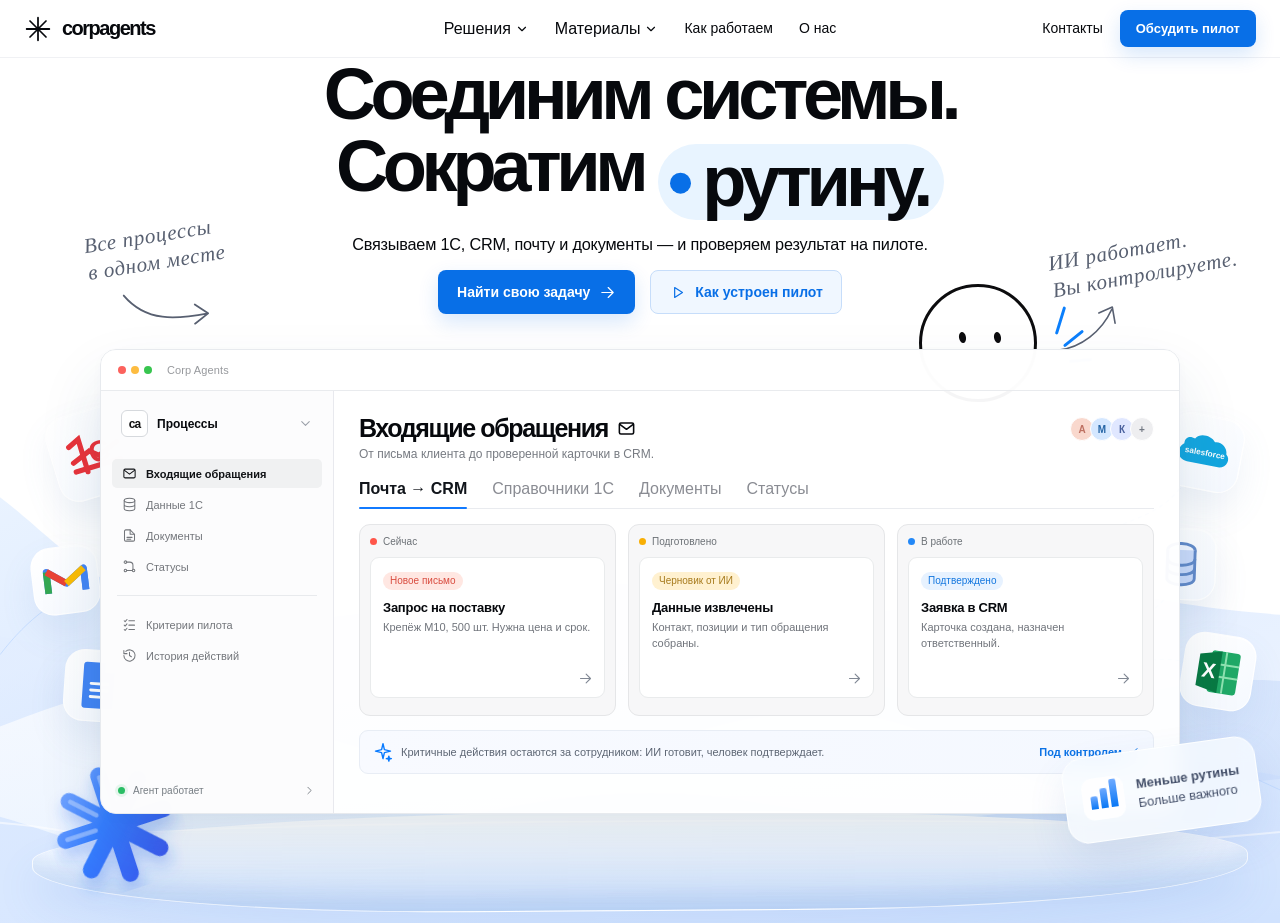
<file: Hero block/hero-single-file.html>
<!doctype html>
<html lang="ru">
<head>
  <meta charset="UTF-8">
  <meta name="viewport" content="width=device-width, initial-scale=1">
  <meta name="theme-color" content="#ffffff">
  <meta name="description" content="Corp Agents — соединяем бизнес-системы и сокращаем рутину с помощью ИИ-агентов.">
  <title>Corp Agents — Соединим системы. Сократим рутину.</title>
  <style>html, body { margin: 0; }</style>
  <style>
/* Corp Agents landing hero — standalone, dependency-free, scoped styles. */
.ca-site {
  --ca-blue: #086fe7;
  --ca-blue-dark: #005ac8;
  --ca-ink: #07090d;
  --ca-muted: #717782;
  --ca-line: #e7eaf0;
  --ca-ui: #f5f6f8;
  color: var(--ca-ink);
  background: #fff;
  width: 100%;
  overflow: hidden;
  position: relative;
  isolation: isolate;
  font-family: Inter, -apple-system, BlinkMacSystemFont, "Segoe UI", Arial, sans-serif;
  -webkit-font-smoothing: antialiased;
}
.ca-site *, .ca-site *::before, .ca-site *::after { box-sizing: border-box; }
.ca-site a { color: inherit; text-decoration: none; }
.ca-site button { font: inherit; }
.ca-site button, .ca-site a { -webkit-tap-highlight-color: transparent; }
.ca-site button:focus-visible, .ca-site a:focus-visible { outline: 3px solid #1b80ff; outline-offset: 3px; }
.ca-svg-sprite { width: 0; height: 0; position: absolute; overflow: hidden; pointer-events: none; }
.ca-icon { width: 18px; height: 18px; fill: none; stroke: currentColor; stroke-width: 1.7; stroke-linecap: round; stroke-linejoin: round; flex: none; }

/* Top bar */
.ca-header {
  min-height: 58px;
  max-width: 1720px;
  margin: 0 auto;
  padding: 0 24px;
  display: grid;
  grid-template-columns: minmax(185px, 1fr) auto minmax(185px, 1fr);
  align-items: center;
  border-bottom: 1px solid #f0f1f4;
  position: relative;
  z-index: 25;
  background: #fff;
}
.ca-brand { display: inline-flex; align-items: center; justify-self: start; gap: 10px; font-weight: 800; letter-spacing: -.075em; font-size: 20px; white-space: nowrap; }
.ca-brand__mark { width: 28px; height: 28px; flex: none; }
.ca-header__nav { display: flex; align-items: center; gap: 26px; white-space: nowrap; }
.ca-header__nav > a, .ca-nav__toggle, .ca-header__contact { font-size: 14px; font-weight: 500; line-height: 1.25; }
.ca-header__nav > a:hover, .ca-nav__toggle:hover, .ca-header__contact:hover { color: var(--ca-blue); }
.ca-nav__item { position: relative; }
.ca-nav__toggle { display: inline-flex; align-items: center; gap: 4px; cursor: pointer; border: 0; background: transparent; color: var(--ca-ink); padding: 11px 0; }
.ca-nav__toggle .ca-icon { width: 14px; height: 14px; stroke-width: 2; transition: transform .2s ease; }
.ca-nav__toggle[aria-expanded="true"] .ca-icon { transform: rotate(180deg); }
.ca-nav__menu { position: absolute; top: 38px; left: -16px; min-width: 234px; border: 1px solid #e8edf5; border-radius: 13px; background: rgba(255,255,255,.98); box-shadow: 0 16px 44px rgba(28,60,114,.12); padding: 9px; white-space: nowrap; }
.ca-nav__menu[hidden] { display: none; }
.ca-nav__menu a { display: block; border-radius: 8px; padding: 10px 12px; font-size: 13px; }
.ca-nav__menu a:hover { background: #f1f7ff; color: var(--ca-blue); }
.ca-header__actions { display: flex; gap: 17px; align-items: center; justify-self: end; }
.ca-header__mobile-contact { display: none; }
.ca-button { display: inline-flex; align-items: center; justify-content: center; gap: 9px; font-weight: 600; border: 1px solid transparent; border-radius: 8px; transition: background-color .2s ease, color .2s ease, border-color .2s ease, box-shadow .2s ease, transform .2s ease; white-space: nowrap; }
.ca-button:hover { transform: translateY(-1px); }
.ca-button--primary { color: #fff !important; background: var(--ca-blue); box-shadow: 0 8px 20px rgba(4,107,229,.16); }
.ca-button--primary:hover { background: var(--ca-blue-dark); box-shadow: 0 11px 25px rgba(4,107,229,.22); }
.ca-button--header { min-height: 37px; padding: 0 15px; font-size: 13px; }
.ca-menu-button { display: none; }

/* Editorial hero copy */
.ca-hero__intro { position: relative; z-index: 10; text-align: center; padding: 0 18px 0; }
.ca-hero__intro h1 { margin: 0; font-size: clamp(48px, 5.65vw, 88px); font-weight: 770; line-height: 1; letter-spacing: -.074em; }
.ca-hero__line { display: block; white-space: nowrap; }
.ca-hero__highlight { display: inline-flex; align-items: center; gap: .15em; background: #e8f4ff; padding: .005em .22em .045em .17em; border-radius: 1em; line-height: 1.0; letter-spacing: -.071em; }
.ca-hero__dot { display: inline-block; flex: none; width: .29em; height: .29em; border-radius: 50%; background: var(--ca-blue); transform: translateY(.037em); }
.ca-hero__intro p { font-weight: 400; margin: 12px auto 13px; font-size: clamp(14px, 1.27vw, 20px); line-height: 1.55; letter-spacing: -.013em; }
.ca-hero__actions { display: flex; align-items: center; justify-content: center; gap: 15px; }
.ca-button--large { min-height: 44px; padding: 0 18px; font-size: 14px; }
.ca-button--large .ca-icon { width: 17px; height: 17px; }
.ca-button--ghost { color: var(--ca-blue) !important; border-color: #c6ddfa; background: #f0f7ff; }
.ca-button--ghost:hover { background: #e5f1ff; border-color: #afd0fb; }

/* Art-directed landscape behind the dashboard. */
.ca-showcase { position: relative; height: 599px; max-width: 1600px; margin: 10px auto 0; isolation: isolate; }
.ca-showcase__background { position: absolute; z-index: -2; inset: 0; pointer-events: none; }
.ca-showcase__waves { position: absolute; width: 100%; height: 100%; inset: 0; }
.ca-showcase__connections { position: absolute; width: 100%; height: 100%; inset: 0; }
.ca-showcase__ground { pointer-events: none; z-index: -1; position: absolute; left: 50%; bottom: 12px; transform: translateX(-50%) rotate(-.4deg); width: 95%; height: 100px; border-radius: 50% 50% 36% 36%/46% 46% 48% 48%; background: linear-gradient(180deg, rgba(255,255,255,.95) 4%, #eef5ff 37%, rgba(191,213,246,.83) 100%); box-shadow: inset 0 -17px 16px rgba(111,154,225,.12), 0 22px 40px rgba(86,136,224,.13); border: 1px solid rgba(255,255,255,.65); }
.ca-showcase__ground::before { content: ""; position: absolute; left: 4%; right: 4%; top: 8px; height: 31px; border-radius: 50%; border-top: 2px solid rgba(255,255,255,.9); }

/* Hand-drawn annotations, purposefully away from primary copy. */
.ca-note { position: absolute; z-index: 5; color: #586071; font-size: 21px; font-weight: 530; font-style: italic; letter-spacing: .032em; line-height: 1.3; transform: rotate(-9deg); pointer-events: none; font-family: "Segoe Print", "Comic Sans MS", cursive; }
.ca-note span { display: block; }
.ca-note svg { display: block; width: 95px; height: 53px; margin: 8px 0 0 29px; }
.ca-note--left { left: 9.2%; top: -102px; }
.ca-note--right { right: 2.8%; top: -90px; transform: rotate(-10deg); }
.ca-note--right svg { margin: 2px 0 0 -12px; width: 90px; transform: rotate(6deg); }

/* Mascot */
.ca-mascot { pointer-events: none; width: 118px; height: 118px; border: 3px solid #0c0c0e; background: rgba(255,255,255,.55); border-radius: 50%; position: absolute; z-index: 1; top: -40px; right: 19%; }
.ca-mascot__eye { position: absolute; top: 45px; width: 7px; height: 11px; border-radius: 50%; background: #0c0c0e; }
.ca-mascot__eye:first-child { left: 37px; transform: rotate(-10deg); }
.ca-mascot__eye:nth-child(2) { right: 33px; transform: rotate(-10deg); }
.ca-mascot > i { display: block; position: absolute; height: 3px; width: 29px; border-radius: 5px; background: #0b7ffc; right: -41px; top: 32px; transform: rotate(-73deg); }
.ca-mascot > i:nth-of-type(2) { top: 50px; right: -52px; transform: rotate(-39deg); width: 25px; }
.ca-mascot > i:nth-of-type(3) { top: 72px; right: -58px; transform: rotate(-5deg); width: 23px; }

/* Integrations and decorative UI tiles. */
.ca-integration { position: absolute; z-index: 3; width: 78px; height: 76px; display: flex; align-items: center; justify-content: center; border-radius: 20px; border: 1px solid rgba(255,255,255,.94); background: linear-gradient(140deg, #fff, #f5f9ff); box-shadow: 0 18px 36px rgba(97,134,187,.11), inset 0 1px 1px #fff; pointer-events: none; animation: ca-float 7s ease-in-out infinite; }
.ca-integration svg { display: block; width: 56px; height: 56px; }
.ca-integration--one-c { top: 85px; left: 8%; transform: rotate(-17deg); width: 87px; height: 87px; animation-delay: -.3s; }
.ca-integration--one-c svg { width: 68px; height: 60px; }
.ca-integration--gmail { top: 222px; left: 4.6%; width: 67px; height: 68px; transform: rotate(-7deg); animation-delay: -2s; }
.ca-integration--gmail svg { width: 48px; height: 43px; }
.ca-integration--docs { top: 326px; left: 9.5%; width: 72px; height: 72px; transform: rotate(4deg); animation-delay: -3.2s; }
.ca-integration--docs svg { width: 46px; height: 53px; }
.ca-integration--salesforce { top: 91px; right: 6.2%; width: 75px; height: 75px; transform: rotate(11deg); animation-delay: -4s; }
.ca-integration--salesforce svg { width: 62px; height: 47px; }
.ca-integration--database { top: 204px; right: 11.2%; width: 70px; height: 72px; transform: rotate(2deg); animation-delay: -1.5s; }
.ca-integration--database svg { width: 52px; height: 53px; }
.ca-integration--excel { top: 310px; right: 4.8%; width: 72px; height: 75px; transform: rotate(9deg); animation-delay: -2.7s; }
.ca-integration--excel svg { width: 56px; height: 56px; }
@keyframes ca-float { 0%,100% { translate: 0 0; } 50% { translate: 0 -7px; } }
.ca-big-star { pointer-events: none; position: absolute; z-index: 7; left: 3.7%; bottom: 31px; width: 135px; height: 135px; transform: rotate(-18deg); filter: drop-shadow(0 12px 10px rgba(36,109,245,.09)); }
.ca-mini-result { position: absolute; right: 3.3%; bottom: 90px; z-index: 11; display: flex; align-items: center; gap: 13px; min-height: 86px; padding: 14px 17px; border: 1px solid rgba(255,255,255,.87); border-radius: 21px; background: rgba(248,251,255,.79); backdrop-filter: blur(12px); -webkit-backdrop-filter: blur(12px); box-shadow: 0 18px 39px rgba(62,108,190,.12); transform: rotate(-8deg); }
.ca-mini-result > div:last-child { display: flex; flex-direction: column; gap: 4px; color: #424e68; font-size: 13px; white-space: nowrap; }
.ca-mini-result strong { font-weight: 650; }
.ca-mini-result__icon { display: flex; gap: 3px; align-items: end; justify-content: center; width: 42px; height: 42px; flex: none; border-radius: 11px; background: rgba(255,255,255,.9); padding-bottom: 11px; }
.ca-mini-result__icon span { display: block; width: 7px; background: linear-gradient(180deg,#6faaff,#0877f5); border-radius: 2px 2px 0 0; height: 13px; }
.ca-mini-result__icon span:nth-child(2) { height: 20px; }
.ca-mini-result__icon span:nth-child(3) { height: 28px; }

/* The mock product is editable and tabbable, not a pasted picture. */
.ca-app { position: absolute; z-index: 8; top: 25px; left: 50%; transform: translateX(-50%); width: min(1100px, calc(100% - 250px)); min-height: 463px; border-radius: 16px; border: 1px solid #e7eaee; background: rgba(255,255,255,.96); box-shadow: 0 33px 64px rgba(37,70,110,.12), 0 4px 12px rgba(50,75,107,.025); overflow: hidden; }
.ca-app__chrome { height: 41px; border-bottom: 1px solid #e9ebee; display: flex; align-items: center; gap: 15px; color: #97999d; font-size: 11px; padding: 0 17px; letter-spacing: .01em; background: rgba(255,255,255,.72); }
.ca-app__traffic { display: flex; gap: 5px; }
.ca-app__traffic i { width: 8px; height: 8px; background: #fc625d; border-radius: 50%; display: block; }
.ca-app__traffic i:nth-child(2) { background: #fdbc40; }.ca-app__traffic i:nth-child(3) { background: #38c54f; }
.ca-app__body { display: grid; grid-template-columns: 233px minmax(0, 1fr); min-height: 422px; }
.ca-app__sidebar { position: relative; display: flex; flex-direction: column; padding: 19px 11px 16px; border-right: 1px solid #e8e9ee; background: rgba(252,252,253,.91); }
.ca-app__workspace { padding: 0 9px; display: flex; align-items: center; gap: 9px; margin-bottom: 22px; font-size: 12px; }
.ca-app__workspace strong { font-weight: 690; }
.ca-app__workspace-icon { display: inline-flex; align-items: center; justify-content: center; width: 27px; height: 27px; border-radius: 6px; background: white; border: 1px solid #d6d9dd; color: #111; font-size: 12px; font-weight: 750; letter-spacing: -.08em; }
.ca-app__workspace > svg { margin-left: auto; width: 15px; height: 15px; color: #9ba0a9; }
.ca-app__navigation { display: grid; gap: 2px; }
.ca-app__sidebar-item { display: flex; align-items: center; gap: 9px; min-height: 29px; padding: 0 10px; border-radius: 5px; color: #73767b; font-size: 11px; white-space: nowrap; }
.ca-app__sidebar-item .ca-icon { width: 15px; height: 15px; stroke-width: 1.65; }
.ca-app__sidebar-item--active { color: #111316; background: #f0f1f2; font-weight: 650; }
.ca-app__sidebar-secondary { display: grid; gap: 2px; padding-top: 14px; margin: 14px 5px 0; border-top: 1px solid #e8eaed; }
.ca-app__sidebar-secondary .ca-app__sidebar-item { padding-left: 5px; }
.ca-app__online { margin: auto 6px 0; display: flex; align-items: center; gap: 8px; font-size: 10px; color: #777e84; white-space: nowrap; }
.ca-app__online > span { width: 7px; height: 7px; background: #2abd65; border-radius: 50%; box-shadow: 0 0 0 3px rgba(42,189,101,.10); }
.ca-app__online > svg { margin-left: auto; width: 13px; height: 13px; transform: rotate(-90deg); }
.ca-app__main { padding: 22px 25px 19px; min-width: 0; }
.ca-app__heading-row { display: flex; align-items: start; justify-content: space-between; gap: 12px; }
.ca-app__heading-text { min-width: 0; }
.ca-app__heading-text h2 { display: flex; align-items: center; gap: 9px; margin: 0; font-size: 25px; line-height: 1.2; letter-spacing: -.055em; font-weight: 740; }
.ca-app__heading-text h2 .ca-icon { width: 19px; height: 19px; stroke-width: 2; }
.ca-app__heading-text p { margin: 4px 0 0; font-size: 12px; line-height: 1.3; color: #777b82; }
.ca-app__users { display: flex; align-items: center; align-self: start; padding-top: 4px; }
.ca-app__search { margin-right: 19px; width: 165px; height: 34px; border: 1px solid #e4e8ef; display: flex; align-items: center; gap: 8px; padding: 0 11px; border-radius: 10px; color: #a1a8b2; font-size: 11px; }
.ca-app__search .ca-icon { width: 17px; height: 17px; }
.ca-avatar { display: inline-flex; align-items: center; justify-content: center; width: 24px; height: 24px; font-size: 10px; font-weight: 650; border: 1px solid white; border-radius: 50%; margin-left: -4px; }
.ca-avatar--peach { background: #f9d8cd; color: #be7162; }.ca-avatar--blue { background: #d4e7ff; color: #2464a5; }.ca-avatar--lavender { background: #e0e7ff; color: #485f9c; }.ca-avatar--more { color: #717782; background: #eeeef0; }
.ca-app__tabs { margin-top: 17px; border-bottom: 1px solid #e9ebef; display: flex; gap: 25px; align-items: end; white-space: nowrap; }
.ca-app__tab { position: relative; padding: 0 0 10px; border: 0; border-radius: 0; background: transparent; font-size: 11px; color: #8a8c93; cursor: pointer; text-align: left; }
.ca-app__tab:hover { color: #2c5fb2; }
.ca-app__tab[aria-selected="true"] { color: #11151b; font-weight: 650; }
.ca-app__tab[aria-selected="true"]::after { content: ""; position: absolute; left: 0; bottom: -1px; width: 100%; height: 2px; background: #117aff; border-radius: 4px; }
.ca-app__panel { min-width: 0; }
.ca-app__scroll-hint { display: none; }
.ca-app__lanes { display: grid; grid-template-columns: repeat(3, minmax(0, 1fr)); gap: 12px; margin-top: 15px; }
.ca-lane { min-width: 0; min-height: 192px; padding: 11px 10px; border-radius: 11px; border: 1px solid #e5e6e8; background: #f7f7f8; }
.ca-lane__status { display: flex; align-items: center; gap: 6px; color: #6c7176; font-size: 10px; margin: 0 0 10px; }
.ca-lane__status-dot { width: 7px; height: 7px; border-radius: 50%; }
.ca-lane__status-dot--red { background: #ff564a; }.ca-lane__status-dot--amber { background: #f8af05; }.ca-lane__status-dot--blue { background: #2388f7; }
.ca-ticket { position: relative; background: #fff; border: 1px solid #e9ebec; border-radius: 9px; min-height: 141px; padding: 12px 12px 24px; }
.ca-ticket__badge { display: inline-flex; border-radius: 999px; padding: 4px 7px; font-size: 10px; line-height: 1; white-space: nowrap; }
.ca-ticket__badge--red { color: #d94d40; background: #ffe7e2; }.ca-ticket__badge--amber { color: #a77b1d; background: #fff1d0; }.ca-ticket__badge--blue { color: #1477df; background: #e7f2ff; }
.ca-ticket h3 { margin: 10px 0 3px; font-size: 13px; letter-spacing: -.02em; line-height: 1.3; font-weight: 680; }
.ca-ticket p { margin: 0; font-size: 11px; line-height: 1.43; color: #71757c; }
.ca-ticket__arrow { width: 15px; height: 15px; color: #818894; position: absolute; bottom: 11px; right: 11px; }
.ca-app__explanation { display: flex; align-items: center; gap: 8px; margin-top: 14px; min-height: 44px; padding: 10px 13px; border: 1px solid #e8edf5; background: linear-gradient(105deg,#f8faff,#f4f8ff); border-radius: 9px; color: #5d6674; font-size: 11px; }
.ca-app__explanation > .ca-icon { color: #087aff; height: 20px; width: 20px; stroke-width: 1.7; }
.ca-app__explanation > span:nth-of-type(1) { min-width: 0; }
.ca-app__learn { margin-left: auto; color: #0b72e5; white-space: nowrap; font-weight: 600; display: inline-flex; align-items: center; gap: 4px; }
.ca-app__learn .ca-icon { width: 14px; height: 14px; }

@media (max-width: 1400px) {
  .ca-app { width: min(1080px, calc(100% - 190px)); }
  .ca-note--left { left: 7%; }.ca-note--right { right: 3%; }
  .ca-app__search { display: none; }
  .ca-integration--one-c { left: 4%; }.ca-integration--gmail { left: 2.5%; }.ca-integration--docs { left: 5%; }
  .ca-integration--salesforce { right: 3%; }.ca-integration--database { right: 5%; }.ca-integration--excel { right: 2%; }
  .ca-mini-result { right: 1.6%; }
}
@media (max-width: 1100px) {
  .ca-header { grid-template-columns: 1fr auto 1fr; }
  .ca-header__nav { gap: 16px; }
  .ca-header__nav > a, .ca-nav__toggle, .ca-header__contact { font-size: 12px; }
  .ca-header__actions { gap: 10px; }.ca-button--header { font-size: 12px; }
  .ca-hero__intro h1 { font-size: clamp(50px, 7.1vw, 78px); }
  .ca-app { width: calc(100% - 114px); }
  .ca-app__body { grid-template-columns: 190px minmax(0,1fr); }
  .ca-app__main { padding: 22px 17px 18px; }
  .ca-app__heading-text h2 { font-size: 22px; }
  .ca-app__users { display: none; }
  .ca-app__tabs { gap: 17px; }
  .ca-app__learn { display: none; }
  .ca-integration { scale: .8; }
  .ca-integration--one-c { left: .5%; }.ca-integration--gmail { left: -1%; }.ca-integration--docs { left: 0; }
  .ca-integration--salesforce { right: -.5%; }.ca-integration--database { right: 0; }.ca-integration--excel { right: -1.5%; }
  .ca-note { font-size: 16px; }
  .ca-note--left { left: 5%; top: -75px; }.ca-note--right { right: 2%; top: -75px; }
  .ca-mini-result { bottom: 65px; scale: .86; transform-origin: right bottom; }
  .ca-big-star { left: 0; scale: .83; transform-origin: left bottom; }
}
@media (max-width: 760px) {
  .ca-header { min-height: 60px; display: flex; justify-content: space-between; padding: 0 16px; }
  .ca-brand { font-size: 19px; }.ca-brand__mark { width: 26px; height: 26px; }
  .ca-header__contact { display: none; }
  .ca-header__actions { gap: 11px; }
  .ca-button--header { min-height: 35px; padding: 0 12px; font-size: 12px; }
  .ca-menu-button { display: flex; flex-direction: column; align-items: center; justify-content: center; gap: 5px; width: 33px; height: 36px; border: 0; background: transparent; cursor: pointer; }
  .ca-menu-button span { display: block; width: 21px; height: 2px; background: #10151d; border-radius: 5px; transition: transform .2s ease, opacity .2s ease; }
  .ca-menu-button[aria-expanded="true"] span:first-child { transform: translateY(7px) rotate(45deg); }
  .ca-menu-button[aria-expanded="true"] span:nth-child(2) { opacity: 0; }
  .ca-menu-button[aria-expanded="true"] span:last-child { transform: translateY(-7px) rotate(-45deg); }
  .ca-header__nav { display: none; position: absolute; top: 60px; left: 0; width: 100%; z-index: 30; padding: 13px 18px 20px; background: #fff; border-bottom: 1px solid #e8edf4; box-shadow: 0 15px 30px rgba(12,41,79,.08); }
  .ca-header__nav.ca-header__nav--open { display: flex; flex-direction: column; align-items: stretch; gap: 1px; }
  .ca-header__nav > a, .ca-nav__toggle { width: 100%; font-size: 15px; padding: 12px 7px; }
  .ca-nav__toggle { justify-content: space-between; }
  .ca-nav__menu { position: static; box-shadow: none; border-radius: 8px; border-color: #edf0f5; background: #f9fbff; margin-bottom: 7px; min-width: 0; }
  .ca-header__mobile-contact { display: block; }
  .ca-hero__intro { padding: 28px 15px 0; }
  .ca-hero__intro h1 { font-size: clamp(32px, 7.9vw, 58px); letter-spacing: -.075em; line-height: 1.12; }
  .ca-hero__highlight { border-radius: 999px; padding-bottom: .06em; }
  .ca-hero__intro p { font-size: 15px; max-width: 520px; margin-top: 22px; margin-bottom: 20px; }
  .ca-hero__actions { gap: 10px; }
  .ca-button--large { min-height: 42px; padding: 0 12px; font-size: 12px; }
  .ca-button--large .ca-icon { width: 15px; height: 15px; }
  .ca-showcase { height: 550px; margin-top: 42px; }
  .ca-showcase__waves { width: 125%; left: -12.5%; }
  .ca-showcase__connections { opacity: .36; }
  .ca-note { display: none; }
  .ca-mascot { right: 8%; top: -26px; width: 94px; height: 94px; }
  .ca-mascot__eye { top: 35px; }.ca-mascot__eye:first-child { left: 28px; }.ca-mascot__eye:nth-child(2) { right: 28px; }
  .ca-mascot > i { scale: .7; transform-origin: left; }
  .ca-integration--one-c { top: 13px; left: 1%; scale: .58; }
  .ca-integration--gmail { top: 178px; left: -5%; scale: .59; }
  .ca-integration--docs { top: 317px; left: -6%; scale: .59; }
  .ca-integration--salesforce { top: 145px; right: -5%; scale: .57; }
  .ca-integration--database { display: none; }
  .ca-integration--excel { top: 319px; right: -6%; scale: .63; }
  .ca-big-star { bottom: 20px; left: 1%; width: 88px; height: 88px; }
  .ca-mini-result { bottom: 42px; right: 2%; scale: .7; }
  .ca-showcase__ground { bottom: 12px; width: 115%; height: 69px; }
  .ca-app { top: 38px; width: calc(100% - 38px); min-height: 0; border-radius: 14px; }
  .ca-app__body { display: block; min-height: 0; }
  .ca-app__sidebar { display: none; }
  .ca-app__main { padding: 20px 18px 18px; }
  .ca-app__heading-text h2 { font-size: 21px; }
  .ca-app__heading-text p { font-size: 11px; }
  .ca-app__tabs { margin-top: 20px; gap: 19px; overflow-x: auto; scrollbar-width: none; }
  .ca-app__tabs::-webkit-scrollbar, .ca-app__lanes::-webkit-scrollbar { display: none; }
  .ca-app__tab { font-size: 11px; flex: none; }
  .ca-app__scroll-hint { display: block; text-align: right; font-size: 10px; color: #8998ad; margin: 7px 0 -4px; }
  .ca-app__lanes { display: flex; overflow-x: auto; overscroll-behavior-x: contain; scroll-snap-type: x mandatory; gap: 10px; padding: 0 0 4px; margin-top: 13px; scrollbar-width: none; }
  .ca-lane { flex: 0 0 min(240px, 79%); min-height: 195px; scroll-snap-align: start; }
  .ca-ticket { min-height: 145px; }
  .ca-app__explanation { margin-top: 11px; align-items: flex-start; padding: 11px; line-height: 1.45; font-size: 10px; }
  .ca-app__explanation > .ca-icon { width: 17px; height: 17px; }
}
@media (max-width: 400px) {
  .ca-brand { font-size: 18px; gap: 6px; }
  .ca-button--header { padding: 0 8px; font-size: 11px; }
  .ca-hero__intro h1 { font-size: 8vw; }
  .ca-hero__intro p { font-size: 14px; }
  .ca-hero__actions { flex-wrap: wrap; }
  .ca-button--large { font-size: 12px; }
  .ca-app { width: calc(100% - 26px); }
  .ca-app__main { padding-left: 13px; padding-right: 13px; }
  .ca-showcase { margin-top: 36px; }
}
@media (prefers-reduced-motion: reduce) {
  .ca-site *, .ca-site *::before, .ca-site *::after { animation-duration: .01ms !important; animation-iteration-count: 1 !important; transition-duration: .01ms !important; scroll-behavior: auto !important; }
}

/* Intermediate widths: keep all three demo columns readable, collapse the busy navigation. */
@media (min-width: 761px) and (max-width: 950px) {
  .ca-header { min-height: 60px; display: flex; justify-content: space-between; padding: 0 21px; }
  .ca-header__actions { gap: 13px; }
  .ca-header__contact { display: none; }
  .ca-menu-button { display: flex; flex-direction: column; align-items: center; justify-content: center; gap: 5px; width: 33px; height: 36px; border: 0; background: transparent; cursor: pointer; }
  .ca-menu-button span { display: block; width: 21px; height: 2px; background: #10151d; border-radius: 5px; transition: transform .2s ease, opacity .2s ease; }
  .ca-menu-button[aria-expanded="true"] span:first-child { transform: translateY(7px) rotate(45deg); }
  .ca-menu-button[aria-expanded="true"] span:nth-child(2) { opacity: 0; }
  .ca-menu-button[aria-expanded="true"] span:last-child { transform: translateY(-7px) rotate(-45deg); }
  .ca-header__nav { display: none; position: absolute; top: 60px; left: 0; width: 100%; z-index: 30; padding: 13px 20px 20px; background: #fff; border-bottom: 1px solid #e8edf4; box-shadow: 0 15px 30px rgba(12,41,79,.08); }
  .ca-header__nav.ca-header__nav--open { display: flex; flex-direction: column; align-items: stretch; gap: 1px; }
  .ca-header__nav > a, .ca-nav__toggle { width: 100%; font-size: 15px; padding: 12px 7px; }
  .ca-nav__toggle { justify-content: space-between; }
  .ca-nav__menu { position: static; box-shadow: none; border-radius: 8px; border-color: #edf0f5; background: #f9fbff; margin-bottom: 7px; min-width: 0; }
  .ca-header__mobile-contact { display: block; }
  .ca-app { width: calc(100% - 95px); min-height: 0; }
  .ca-app__body { display: block; min-height: 0; }
  .ca-app__sidebar { display: none; }
  .ca-app__main { padding: 22px 20px 20px; }
  .ca-app__heading-text h2 { font-size: 23px; }
  .ca-app__users { display: flex; }
  .ca-app__search { display: none; }
  .ca-lane { padding: 11px 9px; }
  .ca-ticket { padding: 10px 10px 25px; }
  .ca-note { font-size: 14px; }
  .ca-note--left { left: 5%; top: -50px; }
  .ca-note--right { right: 2%; top: -50px; }
}
@media (max-width: 360px) {
  .ca-button--header { display: none; }
}

  </style>
</head>
<body>
<!-- CORPAGENTS HERO — START. All styles are scoped to .ca-site. -->
<div class="ca-site" id="ca-top">
  <!-- Icon sprite: no icon fonts, external assets or requests. -->
  <svg class="ca-svg-sprite" aria-hidden="true" xmlns="http://www.w3.org/2000/svg">
    <symbol id="ca-icon-chevron" viewBox="0 0 24 24"><path d="m6 9 6 6 6-6"/></symbol>
    <symbol id="ca-icon-arrow" viewBox="0 0 24 24"><path d="M4 12h16m-7-7 7 7-7 7"/></symbol>
    <symbol id="ca-icon-mail" viewBox="0 0 24 24"><rect x="3" y="5" width="18" height="14" rx="2"/><path d="m4 7 8 6 8-6"/></symbol>
    <symbol id="ca-icon-doc" viewBox="0 0 24 24"><path d="M13 3H6a2 2 0 0 0-2 2v14a2 2 0 0 0 2 2h12a2 2 0 0 0 2-2V10z"/><path d="M13 3v7h7M8 15h8M8 18h6"/></symbol>
    <symbol id="ca-icon-db" viewBox="0 0 24 24"><ellipse cx="12" cy="5.5" rx="8.5" ry="3.5"/><path d="M3.5 5.5v13c0 2 3.8 3.5 8.5 3.5s8.5-1.5 8.5-3.5v-13M3.5 12c0 2 3.8 3.5 8.5 3.5s8.5-1.5 8.5-3.5"/></symbol>
    <symbol id="ca-icon-status" viewBox="0 0 24 24"><circle cx="5.5" cy="5" r="2"/><circle cx="18.5" cy="18.5" r="2"/><circle cx="5.5" cy="18.5" r="2"/><path d="M7.5 5h5a5 5 0 0 1 5 5v6.5M7.5 18.5H16"/></symbol>
    <symbol id="ca-icon-list" viewBox="0 0 24 24"><path d="m3.5 6 1.5 1.5L8 4m3 2h9M3.5 13 5 14.5 8 11m3 2h9M3.5 20 5 21.5 8 18m3 2h9"/></symbol>
    <symbol id="ca-icon-history" viewBox="0 0 24 24"><path d="M3 12a9 9 0 1 0 3-6.7M3 4v5h5"/><path d="M12 7v5l3 2"/></symbol>
    <symbol id="ca-icon-spark" viewBox="0 0 24 24"><path d="m12 2 1.7 7.2L21 11l-7.3 1.8L12 20l-1.7-7.2L3 11l7.3-1.8L12 2Z"/><path d="m19 17 .6 2.4L22 20l-2.4.6L19 23l-.6-2.4L16 20l2.4-.6L19 17Z"/></symbol>
    <symbol id="ca-icon-search" viewBox="0 0 24 24"><circle cx="10.5" cy="10.5" r="6.5"/><path d="m15.5 15.5 5 5"/></symbol>
    <symbol id="ca-icon-play" viewBox="0 0 24 24"><path d="m8 5 11 7-11 7V5Z"/></symbol>
    <symbol id="ca-icon-check" viewBox="0 0 24 24"><path d="m5 12 4 4L19 6"/></symbol>
  </svg>

  <header class="ca-header">
    <a class="ca-brand" href="#ca-top" aria-label="Corp Agents — на главную">
      <svg class="ca-brand__mark" viewBox="0 0 42 42" fill="none" aria-hidden="true">
        <path d="M21 4v34M4 21h34M9 9l24 24M33 9 9 33" stroke="currentColor" stroke-width="2.65" stroke-linecap="round"/>
      </svg>
      <span>corpagents</span>
    </a>

    <nav class="ca-header__nav" id="ca-navigation" aria-label="Основное меню">
      <div class="ca-nav__item ca-nav__item--dropdown">
        <button class="ca-nav__toggle" type="button" aria-haspopup="true" aria-expanded="false" aria-controls="ca-menu-solutions">
          Решения <svg class="ca-icon"><use href="#ca-icon-chevron"/></svg>
        </button>
        <div class="ca-nav__menu" id="ca-menu-solutions" hidden>
          <a href="#ca-demo">Обработка обращений</a>
          <a href="#ca-demo">Интеграции с 1С и CRM</a>
          <a href="#ca-demo">Работа с документами</a>
        </div>
      </div>
      <div class="ca-nav__item ca-nav__item--dropdown">
        <button class="ca-nav__toggle" type="button" aria-haspopup="true" aria-expanded="false" aria-controls="ca-menu-resources">
          Материалы <svg class="ca-icon"><use href="#ca-icon-chevron"/></svg>
        </button>
        <div class="ca-nav__menu" id="ca-menu-resources" hidden>
          <a href="#cases">Кейсы</a>
          <a href="#articles">Статьи</a>
          <a href="#faq">Частые вопросы</a>
        </div>
      </div>
      <a href="#pilot">Как работаем</a>
      <a href="#about">О нас</a>
      <a class="ca-header__mobile-contact" href="#contacts">Контакты</a>
    </nav>

    <div class="ca-header__actions">
      <a class="ca-header__contact" href="#contacts">Контакты</a>
      <a class="ca-button ca-button--primary ca-button--header" href="#contacts">Обсудить пилот</a>
      <button class="ca-menu-button" type="button" aria-label="Открыть меню" aria-expanded="false" aria-controls="ca-navigation">
        <span></span><span></span><span></span>
      </button>
    </div>
  </header>

  <main>
    <section class="ca-hero" aria-labelledby="ca-hero-title">
      <div class="ca-hero__intro">
        <h1 id="ca-hero-title"><span class="ca-hero__line">Соединим системы.</span><span class="ca-hero__line">Сократим <span class="ca-hero__highlight"><span class="ca-hero__dot" aria-hidden="true"></span>рутину.</span></span></h1>
        <p>Связываем 1С, CRM, почту и документы — и проверяем результат на пилоте.</p>
        <div class="ca-hero__actions">
          <a class="ca-button ca-button--primary ca-button--large" href="#solutions">Найти свою задачу <svg class="ca-icon"><use href="#ca-icon-arrow"/></svg></a>
          <a class="ca-button ca-button--ghost ca-button--large" href="#pilot"><svg class="ca-icon"><use href="#ca-icon-play"/></svg> Как устроен пилот</a>
        </div>
      </div>

      <div class="ca-showcase" aria-label="Иллюстрация системы Corp Agents: ИИ-агент обрабатывает заявку и переносит её в CRM">
        <!-- Soft wave landscape connects badges and the dashboard. -->
        <div class="ca-showcase__background" aria-hidden="true">
          <svg class="ca-showcase__waves" viewBox="0 0 1600 620" preserveAspectRatio="xMidYMid slice" role="presentation">
            <defs>
              <linearGradient id="ca-wave-a" x1="0" y1="0" x2="1" y2=".6"><stop stop-color="#e9f3ff"/><stop offset=".45" stop-color="#d4e5ff"/><stop offset="1" stop-color="#eaf2ff"/></linearGradient>
              <linearGradient id="ca-wave-b" x1="0" y1=".3" x2="1" y2="1"><stop stop-color="#e2edff"/><stop offset=".5" stop-color="#c8dcfc"/><stop offset="1" stop-color="#a8c5f4"/></linearGradient>
              <linearGradient id="ca-wave-c" x1="0" y1="0" x2="1" y2="1"><stop stop-color="#f9fbff"/><stop offset=".65" stop-color="#ecf5ff"/><stop offset="1" stop-color="#d7e7ff"/></linearGradient>
            </defs>
            <path d="M0 153C149 103 177 288 363 305s328-72 488-22 323-25 489 3 205 6 260 42V620H0Z" fill="url(#ca-wave-a)" opacity=".83"/>
            <path d="M0 345c161-82 293 69 457 52 171-17 268-111 420-85 155 27 206 120 384 81 166-36 237-35 339 21v206H0Z" fill="url(#ca-wave-b)" opacity=".48"/>
            <path d="M0 454c173-25 230-119 404-52 127 48 248 89 410 34s232-43 356 21c144 74 272-14 430 17v146H0Z" fill="url(#ca-wave-c)" opacity=".86"/>
            <path d="M0 494c162-14 259 102 445 58 135-32 295-89 476-57 171 30 280 17 414-23 116-34 202 24 265 49v99H0Z" fill="#cbdfff" opacity=".55"/>
            <path d="M0 520c173-25 295 35 430 44 170 11 350-55 482-30 164 32 406 5 688-21" fill="none" stroke="white" stroke-width="2" opacity=".58"/>
          </svg>
          <svg class="ca-showcase__connections" viewBox="0 0 1600 620" preserveAspectRatio="xMidYMid meet" role="presentation">
            <g stroke="#8abaff" stroke-width="1.5" stroke-dasharray="5 5" fill="none" opacity=".68">
              <path d="M155 160C150 228 194 236 283 220"/>
              <path d="M126 272c30 40 97 72 157 58"/>
              <path d="M190 370c38-29 72-21 110-15"/>
              <path d="M1318 236c71-63 126-45 164-105"/>
              <path d="M1328 298c64 6 91 23 130-21"/>
              <path d="M1330 365c87-2 124-21 171-1"/>
            </g>
            <g stroke="#b9d6ff" stroke-width="1.2" fill="none" opacity=".7">
              <path d="M0 349c71-93 150-105 214-62"/>
              <path d="M1303 497c122-59 191-28 297 21"/>
            </g>
          </svg>
        </div>

        <div class="ca-note ca-note--left" aria-hidden="true">
          <span>Все процессы<br>в одном месте</span>
          <svg viewBox="0 0 105 52" fill="none"><path d="M3 2c20 33 53 35 89 34m-13-12 13 12-16 9" stroke="currentColor" stroke-width="2" stroke-linecap="round" stroke-linejoin="round"/></svg>
        </div>
        <div class="ca-note ca-note--right" aria-hidden="true">
          <span>ИИ работает.<br>Вы контролируете.</span>
          <svg viewBox="0 0 95 65" fill="none"><path d="M4 57c27-1 54-19 68-45m-16 3L73 9l2 20" stroke="currentColor" stroke-width="2" stroke-linecap="round" stroke-linejoin="round"/></svg>
        </div>

        <!-- Friendly outline mascot peeking behind the app. -->
        <div class="ca-mascot" aria-hidden="true">
          <div class="ca-mascot__eye"></div><div class="ca-mascot__eye"></div>
          <i></i><i></i><i></i>
        </div>

        <!-- Integration icons are vector/UI elements, not parts of a flat screenshot. -->
        <div class="ca-integration ca-integration--one-c" title="1С" aria-hidden="true">
          <svg viewBox="0 0 66 55"><path d="m10 31 18-7 8 7 20-8" fill="none" stroke="#e9333a" stroke-width="5" stroke-linecap="round"/><path d="M10 40h45M10 15l11-5v33" fill="none" stroke="#e9333a" stroke-width="5" stroke-linecap="round"/><text x="27" y="37" font-family="Arial,sans-serif" font-size="29" font-weight="800" fill="#e9333a">C</text></svg>
        </div>
        <div class="ca-integration ca-integration--gmail" title="Gmail" aria-hidden="true">
          <svg viewBox="0 0 64 50"><path d="M7 40V11l25 18 25-18v29" stroke="#4285F4" stroke-width="9" fill="none" stroke-linejoin="round"/><path d="M7 11v29" stroke="#34A853" stroke-width="9"/><path d="m7 11 25 18" stroke="#EA4335" stroke-width="9"/><path d="M57 11v29" stroke="#4285F4" stroke-width="9"/><path d="M32 29 57 11" stroke="#FBBC04" stroke-width="9"/></svg>
        </div>
        <div class="ca-integration ca-integration--docs" title="Документы" aria-hidden="true">
          <svg viewBox="0 0 56 64"><path d="M11 3h22l12 12v44H11a4 4 0 0 1-4-4V7a4 4 0 0 1 4-4Z" fill="#4285F4"/><path d="M33 3v12h12" fill="#9bc3ff"/><path d="M17 29h20M17 37h20M17 45h14" stroke="white" stroke-width="3.5" stroke-linecap="round"/></svg>
        </div>
        <div class="ca-integration ca-integration--salesforce" title="CRM" aria-hidden="true">
          <svg viewBox="0 0 83 58"><path d="M25 13c5-9 21-8 27 0 8-3 18 4 18 13 7 5 4 17-6 19H20C5 44 3 29 12 22c-1-8 5-12 13-9Z" fill="#13a6df"/><text x="41.5" y="33" text-anchor="middle" font-family="Arial,sans-serif" font-weight="700" font-size="11" fill="white">salesforce</text></svg>
        </div>
        <div class="ca-integration ca-integration--database" title="Базы данных" aria-hidden="true">
          <svg viewBox="0 0 72 72"><ellipse cx="36" cy="16" rx="19" ry="9" fill="#f0f5ff" stroke="#628ac9" stroke-width="4"/><path d="M17 16v39c0 12 38 12 38 0V16" fill="#c9dafa" stroke="#628ac9" stroke-width="4"/><path d="M17 28c0 12 38 12 38 0M17 41c0 12 38 12 38 0" fill="none" stroke="#628ac9" stroke-width="4"/></svg>
        </div>
        <div class="ca-integration ca-integration--excel" title="Excel" aria-hidden="true">
          <svg viewBox="0 0 72 72"><rect x="25" y="9" width="37" height="54" rx="4" fill="#20a967"/><path d="M25 26h37M25 42h37M44 9v54" stroke="#8ee2b0" stroke-width="2.5"/><path d="M10 16 38 9v54l-28-6Z" fill="#087943"/><text x="24" y="45" text-anchor="middle" fill="white" font-size="27" font-family="Arial,sans-serif" font-weight="700">X</text></svg>
        </div>

        <svg class="ca-big-star" viewBox="0 0 150 150" aria-hidden="true">
          <defs><linearGradient id="ca-star-gradient" x1="0" y1="0" x2="1" y2="1"><stop stop-color="#7eabff"/><stop offset=".43" stop-color="#347dff"/><stop offset="1" stop-color="#3c54ec"/></linearGradient><filter id="ca-star-shadow" x="-30%" y="-30%" width="160%" height="180%"><feDropShadow dx="0" dy="10" stdDeviation="8" flood-color="#306cf2" flood-opacity=".27"/></filter></defs>
          <g stroke="url(#ca-star-gradient)" stroke-linecap="round" stroke-width="19" filter="url(#ca-star-shadow)">
            <path d="M75 18v114M18 75h114M35 35l80 80M115 35l-80 80"/>
          </g>
          <path d="M75 20v34M20 75h33M36 36l23 23" stroke="#b7d2ff" stroke-width="5" stroke-linecap="round" opacity=".6"/>
        </svg>

        <!-- The dashboard is real semantic HTML with interactive, accessible tabs. -->
        <div class="ca-app" id="ca-demo">
          <div class="ca-app__chrome" aria-label="Демонстрационный интерфейс Corp Agents">
            <div class="ca-app__traffic" aria-hidden="true"><i></i><i></i><i></i></div>
            <span>Corp Agents</span>
          </div>
          <div class="ca-app__body">
            <aside class="ca-app__sidebar" aria-label="Разделы приложения">
              <div class="ca-app__workspace"><span class="ca-app__workspace-icon">ca</span><strong>Процессы</strong><svg class="ca-icon"><use href="#ca-icon-chevron"/></svg></div>
              <div class="ca-app__navigation">
                <div class="ca-app__sidebar-item ca-app__sidebar-item--active"><svg class="ca-icon"><use href="#ca-icon-mail"/></svg><span>Входящие обращения</span></div>
                <div class="ca-app__sidebar-item"><svg class="ca-icon"><use href="#ca-icon-db"/></svg><span>Данные 1С</span></div>
                <div class="ca-app__sidebar-item"><svg class="ca-icon"><use href="#ca-icon-doc"/></svg><span>Документы</span></div>
                <div class="ca-app__sidebar-item"><svg class="ca-icon"><use href="#ca-icon-status"/></svg><span>Статусы</span></div>
              </div>
              <div class="ca-app__sidebar-secondary">
                <div class="ca-app__sidebar-item"><svg class="ca-icon"><use href="#ca-icon-list"/></svg><span>Критерии пилота</span></div>
                <div class="ca-app__sidebar-item"><svg class="ca-icon"><use href="#ca-icon-history"/></svg><span>История действий</span></div>
              </div>
              <div class="ca-app__online"><span></span>Агент работает <svg class="ca-icon"><use href="#ca-icon-chevron"/></svg></div>
            </aside>

            <div class="ca-app__main">
              <div class="ca-app__heading-row">
                <div class="ca-app__heading-text"><h2>Входящие обращения <svg class="ca-icon"><use href="#ca-icon-mail"/></svg></h2><p>От письма клиента до проверенной карточки в CRM.</p></div>
                <div class="ca-app__users"><div class="ca-app__search"><svg class="ca-icon"><use href="#ca-icon-search"/></svg><span>Поиск...</span></div><span class="ca-avatar ca-avatar--peach">А</span><span class="ca-avatar ca-avatar--blue">М</span><span class="ca-avatar ca-avatar--lavender">К</span><span class="ca-avatar ca-avatar--more">+</span></div>
              </div>
              <div class="ca-app__tabs" role="tablist" aria-label="Этапы обработки обращения">
                <button class="ca-app__tab" type="button" id="ca-tab-mail" role="tab" data-scene="mail" aria-selected="true" aria-controls="ca-app-panel" tabindex="0">Почта → CRM</button>
                <button class="ca-app__tab" type="button" id="ca-tab-erp" role="tab" data-scene="erp" aria-selected="false" aria-controls="ca-app-panel" tabindex="-1">Справочники 1С</button>
                <button class="ca-app__tab" type="button" id="ca-tab-docs" role="tab" data-scene="docs" aria-selected="false" aria-controls="ca-app-panel" tabindex="-1">Документы</button>
                <button class="ca-app__tab" type="button" id="ca-tab-status" role="tab" data-scene="status" aria-selected="false" aria-controls="ca-app-panel" tabindex="-1">Статусы</button>
              </div>
              <div class="ca-app__panel" id="ca-app-panel" role="tabpanel" aria-labelledby="ca-tab-mail">
                <div class="ca-app__scroll-hint" aria-hidden="true">Листайте карточки →</div>
                <div class="ca-app__lanes" id="ca-app-lanes">
                  <article class="ca-lane">
                    <div class="ca-lane__status"><span class="ca-lane__status-dot ca-lane__status-dot--red"></span><span data-lane-status="0">Сейчас</span></div>
                    <div class="ca-ticket"><span class="ca-ticket__badge ca-ticket__badge--red" data-ticket-badge="0">Новое письмо</span><h3 data-ticket-title="0">Запрос на поставку</h3><p data-ticket-description="0">Крепёж М10, 500 шт. Нужна цена и срок.</p><svg class="ca-ticket__arrow ca-icon"><use href="#ca-icon-arrow"/></svg></div>
                  </article>
                  <article class="ca-lane">
                    <div class="ca-lane__status"><span class="ca-lane__status-dot ca-lane__status-dot--amber"></span><span data-lane-status="1">Подготовлено</span></div>
                    <div class="ca-ticket"><span class="ca-ticket__badge ca-ticket__badge--amber" data-ticket-badge="1">Черновик от ИИ</span><h3 data-ticket-title="1">Данные извлечены</h3><p data-ticket-description="1">Контакт, позиции и тип обращения собраны.</p><svg class="ca-ticket__arrow ca-icon"><use href="#ca-icon-arrow"/></svg></div>
                  </article>
                  <article class="ca-lane">
                    <div class="ca-lane__status"><span class="ca-lane__status-dot ca-lane__status-dot--blue"></span><span data-lane-status="2">В работе</span></div>
                    <div class="ca-ticket"><span class="ca-ticket__badge ca-ticket__badge--blue" data-ticket-badge="2">Подтверждено</span><h3 data-ticket-title="2">Заявка в CRM</h3><p data-ticket-description="2">Карточка создана, назначен ответственный.</p><svg class="ca-ticket__arrow ca-icon"><use href="#ca-icon-arrow"/></svg></div>
                  </article>
                </div>
              </div>
              <div class="ca-app__explanation"><svg class="ca-icon"><use href="#ca-icon-spark"/></svg><span>Критичные действия остаются за сотрудником: ИИ готовит, человек подтверждает.</span><span class="ca-app__learn">Под контролем <svg class="ca-icon"><use href="#ca-icon-check"/></svg></span></div>
            </div>
          </div>
        </div>

        <div class="ca-mini-result" aria-hidden="true">
          <div class="ca-mini-result__icon"><span></span><span></span><span></span></div>
          <div><strong>Меньше рутины</strong><span>Больше важного</span></div>
        </div>
        <div class="ca-showcase__ground" aria-hidden="true"></div>
      </div>
    </section>
  </main>
</div>
<!-- CORPAGENTS HERO — END -->
  <script>
/* Corp Agents — only behaviour required for mobile navigation and demo tabs. */
(() => {
  'use strict';

  const root = document.querySelector('.ca-site');
  if (!root) return;

  const menuButton = root.querySelector('.ca-menu-button');
  const navigation = root.querySelector('.ca-header__nav');
  const dropdownButtons = [...root.querySelectorAll('.ca-nav__toggle')];

  const closeDropdowns = (except = null) => {
    dropdownButtons.forEach(button => {
      if (button === except) return;
      button.setAttribute('aria-expanded', 'false');
      root.querySelector('#' + button.getAttribute('aria-controls')).hidden = true;
    });
  };

  dropdownButtons.forEach(button => {
    button.addEventListener('click', () => {
      const willOpen = button.getAttribute('aria-expanded') !== 'true';
      closeDropdowns(button);
      button.setAttribute('aria-expanded', String(willOpen));
      root.querySelector('#' + button.getAttribute('aria-controls')).hidden = !willOpen;
    });
  });

  if (menuButton && navigation) {
    const closeMenu = () => {
      menuButton.setAttribute('aria-expanded', 'false');
      menuButton.setAttribute('aria-label', 'Открыть меню');
      navigation.classList.remove('ca-header__nav--open');
      closeDropdowns();
    };
    menuButton.addEventListener('click', () => {
      const willOpen = menuButton.getAttribute('aria-expanded') !== 'true';
      menuButton.setAttribute('aria-expanded', String(willOpen));
      menuButton.setAttribute('aria-label', willOpen ? 'Закрыть меню' : 'Открыть меню');
      navigation.classList.toggle('ca-header__nav--open', willOpen);
      if (!willOpen) closeDropdowns();
    });
    navigation.addEventListener('click', e => {
      if (e.target.closest('a')) closeMenu();
    });
    document.addEventListener('click', e => {
      if (!root.contains(e.target) || (!e.target.closest('.ca-header__nav') && !e.target.closest('.ca-menu-button'))) {
        closeDropdowns();
      }
    });
    document.addEventListener('keydown', e => {
      if (e.key === 'Escape') closeMenu();
    });
  }

  // Change the example data without replacing the application DOM.
  // This is a visual simulation, not a live CRM connection.
  const scenes = {
    mail: [
      ['Сейчас', 'Новое письмо', 'Запрос на поставку', 'Крепёж М10, 500 шт. Нужна цена и срок.'],
      ['Подготовлено', 'Черновик от ИИ', 'Данные извлечены', 'Контакт, позиции и тип обращения собраны.'],
      ['В работе', 'Подтверждено', 'Заявка в CRM', 'Карточка создана, назначен ответственный.']
    ],
    erp: [
      ['Сейчас', 'Новая позиция', 'Поиск номенклатуры', 'Запрос сопоставлен с каталогом 1С.'],
      ['Подготовлено', 'Черновик от ИИ', 'Совпадения найдены', 'Артикулы и единицы измерения проверены.'],
      ['В работе', 'Подтверждено', 'Данные синхронизированы', 'Информация передана в карточку сделки.']
    ],
    docs: [
      ['Сейчас', 'Новый файл', 'Счёт от поставщика', 'PDF получен и добавлен к обращению.'],
      ['Подготовлено', 'Черновик от ИИ', 'Поля распознаны', 'ИНН, суммы и реквизиты извлечены.'],
      ['В работе', 'Подтверждено', 'Документ проверен', 'Сотрудник согласовал результат обработки.']
    ],
    status: [
      ['Сейчас', 'Новое событие', 'Ожидается ответ', 'Изменение статуса найдено в CRM.'],
      ['Подготовлено', 'Черновик от ИИ', 'Уведомление готово', 'Система сформировала текст для клиента.'],
      ['В работе', 'Подтверждено', 'Клиент уведомлён', 'Статус и история действий обновлены.']
    ]
  };
  const tabs = [...root.querySelectorAll('.ca-app__tab')];
  const panel = root.querySelector('#ca-app-panel');
  const fields = name => [...root.querySelectorAll(`[data-${name}]`)];

  const activateTab = tab => {
    const data = scenes[tab.dataset.scene];
    if (!data) return;
    tabs.forEach(t => {
      const active = t === tab;
      t.setAttribute('aria-selected', String(active));
      t.tabIndex = active ? 0 : -1;
    });
    panel.setAttribute('aria-labelledby', tab.id);
    ['lane-status', 'ticket-badge', 'ticket-title', 'ticket-description'].forEach((attribute, col) => {
      fields(attribute).forEach((el, index) => { el.textContent = data[index][col]; });
    });
    const laneScroller = root.querySelector('.ca-app__lanes');
    if (laneScroller) laneScroller.scrollLeft = 0;
  };

  tabs.forEach((tab, index) => {
    tab.addEventListener('click', () => activateTab(tab));
    tab.addEventListener('keydown', e => {
      if (!['ArrowLeft', 'ArrowRight', 'Home', 'End'].includes(e.key)) return;
      e.preventDefault();
      const newIndex = e.key === 'Home' ? 0 : e.key === 'End' ? tabs.length - 1 : (index + (e.key === 'ArrowRight' ? 1 : -1) + tabs.length) % tabs.length;
      activateTab(tabs[newIndex]);
      tabs[newIndex].focus();
    });
  });
})();

  </script>
</body>
</html>
</file>
<file: styles.css>
:root {
  --color-notion-blue: #0075de;
  --color-paper-warmth: #f6f5f4;
  --color-pure-white: #ffffff;
  --color-ink-black: #000000;
  --color-charcoal: #111111;
  --color-stone: #757575;
  --color-graphite: #615d59;
  --color-slate: #696969;
  --color-sky-tint: #e6f3fe;
  --color-marigold: #ffb110;
  --color-coral: #f64932;
  --color-sky-wash: #62aef0;
  --color-midnight-ink: #02093a;
  --canvas-ice: #fbfcfd;
  --canvas-mist: #f3f6f8;
  --canvas-slate: #edf2f5;
  --canvas-steel: #e8eff3;
  --canvas-mineral: #e8f1ef;
  --canvas-cloud: #f7f9fa;
  --font-notioninter: 'Inter', ui-sans-serif, system-ui, sans-serif;
  --font-lyon-text: 'Source Serif 4', Georgia, serif;
  --page-max-width: 1440px;
  --section-gap: 80px;
  --card-padding: 24px;
  --radius-cards: 12px;
  --radius-buttons: 8px;
  --radius-pills: 9999px;
  --hairline: 1px solid rgba(0, 0, 0, .08);
}

*, *::before, *::after { box-sizing: border-box; }
html { scroll-behavior: smooth; }
body { min-width: 980px; margin: 0; color: var(--color-ink-black); background: var(--canvas-cloud); font-family: var(--font-notioninter); -webkit-font-smoothing: antialiased; }
button { font: inherit; cursor: pointer; }
a { color: inherit; text-decoration: none; }
button:focus-visible, a:focus-visible { outline: 3px solid var(--color-notion-blue); outline-offset: 3px; }
h1, h2, h3, p { margin: 0; }
.container { width: min(calc(100% - 80px), var(--page-max-width)); margin: 0 auto; }
#workspace, #scenarios { scroll-margin-top: 88px; }

.site-header { position: sticky; z-index: 20; top: 0; height: 64px; border-bottom: 1px solid rgba(0,0,0,.04); background: rgba(255,255,255,.97); }
.header-content { display: grid; grid-template-columns: minmax(180px, 1fr) auto minmax(230px, 1fr); align-items: center; width: calc(100% - 48px); max-width: none; height: 100%; }
.wordmark { display: inline-flex; align-items: center; gap: 2px; width: fit-content; font-size: 20px; font-weight: 700; line-height: 1; letter-spacing: -.07em; white-space: nowrap; }
.wordmark-symbol { display: grid; place-items: center; width: 30px; height: 30px; transform: rotate(-9deg); }
.wordmark-symbol img { display: block; width: 30px; height: 30px; }
.main-nav { display: flex; align-items: center; gap: 2px; }
.main-nav > a, .nav-dropdown summary { display: inline-flex; align-items: center; gap: 8px; padding: 10px 12px; border-radius: 6px; color: var(--color-charcoal); font-size: 14px; font-weight: 500; white-space: nowrap; transition: background .2s ease; }
.main-nav > a:hover, .nav-dropdown summary:hover, .nav-dropdown[open] summary { background: var(--color-paper-warmth); }
.nav-dropdown { position: relative; }
.nav-dropdown summary { list-style: none; cursor: pointer; }
.nav-dropdown summary::-webkit-details-marker { display: none; }
.nav-chevron { width: 6px; height: 6px; margin-top: -3px; border-right: 1.5px solid currentColor; border-bottom: 1.5px solid currentColor; transform: rotate(45deg); transition: transform .2s ease; }
.nav-dropdown[open] .nav-chevron { margin-top: 3px; transform: rotate(225deg); }
.nav-menu { position: absolute; top: calc(100% + 12px); left: -12px; display: flex; flex-direction: column; width: 255px; padding: 12px; border: var(--hairline); border-radius: var(--radius-cards); background: #fff; box-shadow: 0 12px 34px rgba(0,0,0,.12); text-align: left; }
.nav-menu a { padding: 10px; border-radius: 6px; color: var(--color-charcoal); font-size: 14px; line-height: 1.25; }
.nav-menu a:hover { background: var(--color-paper-warmth); }
.header-actions { justify-self: end; display: flex; align-items: center; gap: 18px; }
.header-contact { padding: 10px 0; color: var(--color-charcoal); font-size: 14px; font-weight: 500; }
.header-contact:hover { text-decoration: underline; text-underline-offset: 3px; }
.nav-action { display: inline-flex; align-items: center; min-height: 36px; padding: 8px 14px; border-radius: 8px; background: var(--color-notion-blue); color: #fff; font-size: 14px; font-weight: 500; white-space: nowrap; transition: background .2s ease; }
.nav-action:hover { background: #0068c7; }

.hero { padding: 80px 0 0; background: #fff; }
.hero-content { text-align: center; }
.hero h1 { max-width: 1260px; margin: 0 auto; font-size: 96px; font-weight: 600; line-height: 1.04; letter-spacing: -4.6px; }
.highlight-pill { display: inline-block; padding: .015em .23em .12em; border-radius: var(--radius-pills); background: var(--color-sky-tint); color: #000; line-height: 1; white-space: nowrap; vertical-align: baseline; }
.highlight-pill::before { content: ''; display: inline-block; width: .3em; height: .3em; margin-right: .14em; border-radius: 50%; background: var(--color-notion-blue); vertical-align: .12em; }
.hero-subhead { max-width: 940px; margin: 23px auto 0; color: var(--color-charcoal); font: 400 20px/1.5 var(--font-notioninter); }
.hero-actions { display: flex; justify-content: center; align-items: center; gap: 16px; margin-top: 18px; }
.hero-actions .button { min-height: 40px; padding: 8px 16px; }
.button { display: inline-flex; justify-content: center; align-items: center; gap: 18px; min-height: 42px; padding: 8px 16px; border: 0; border-radius: var(--radius-buttons); font-size: 14px; font-weight: 500; line-height: 1.2; transition: background .2s ease, transform .2s ease; }
.button img { display: block; width: 17px; height: 17px; }
.button:hover { transform: translateY(-2px); }
.button-primary { background: var(--color-notion-blue); color: #fff; }
.button-primary img { filter: invert(1); }
.button-primary:hover { background: #0068c7; }
.button-ghost { background: var(--color-sky-tint); color: var(--color-notion-blue); }
.button-ghost:hover { background: #d6ebfc; }
.hero-stage { position: relative; width: min(100%, 1040px); margin: 77px auto 0; }
.hero-doodle { position: absolute; z-index: 0; }
.hero-doodle-spark { bottom: 42px; left: -56px; width: 50px; height: 50px; color: #000; font-size: 68px; line-height: 1; transform: rotate(-18deg); }
.hero-doodle-face { top: -64px; right: 34px; width: 112px; height: 112px; border: 3px solid #000; border-radius: 50%; background: #fff; transform: rotate(-12deg); }
.hero-doodle-face i { position: absolute; top: 39px; width: 7px; height: 11px; border-radius: 50%; background: #000; }
.hero-doodle-face i:first-child { left: 30px; }
.hero-doodle-face i:nth-child(2) { right: 30px; }
.hero-doodle-face b { position: absolute; bottom: 28px; left: 42px; width: 26px; height: 14px; border-bottom: 3px solid #000; border-radius: 0 0 50% 50%; }
.workspace-shell { position: relative; z-index: 1; overflow: hidden; width: 100%; margin: 0 auto; border: var(--hairline); border-radius: var(--radius-cards); background: #fff; box-shadow: 0 16px 56px rgba(0,0,0,.1); text-align: left; }
.window-bar { display: flex; align-items: center; gap: 16px; height: 36px; padding: 0 15px; border-bottom: var(--hairline); color: rgba(0,0,0,.48); font-size: 11px; }
.window-dots { display: inline-flex; gap: 5px; }
.window-dots i { display: block; width: 7px; height: 7px; border-radius: 50%; background: #e7e4e1; }
.window-dots i:first-child { background: #f6b9ab; }
.window-dots i:nth-child(2) { background: #f8d882; }
.window-dots i:nth-child(3) { background: #afe1b5; }
.workspace-layout { display: grid; grid-template-columns: 214px minmax(0, 1fr); min-height: 397px; }
.workspace-sidebar { position: relative; min-width: 0; padding: 17px 10px 46px; border-right: var(--hairline); background: #fbfbfa; }
.workspace-identity { display: flex; align-items: center; gap: 8px; padding: 0 8px 19px; }
.workspace-avatar { display: grid; place-items: center; width: 27px; height: 27px; border: 1px solid #d8d4ce; border-radius: 6px; background: #fff; font-size: 12px; font-weight: 700; letter-spacing: -.08em; }
.workspace-identity strong { display: block; font-size: 11px; font-weight: 600; }
.workspace-chevron { display: grid; place-items: center; margin-left: auto; opacity: .35; }
.workspace-chevron img { width: 13px; height: 13px; }
.sidebar-item { display: flex; align-items: center; gap: 8px; min-height: 29px; padding: 0 10px; border-radius: 4px; color: rgba(0,0,0,.55); font-size: 10px; white-space: nowrap; }
.sidebar-icon { display: grid; place-items: center; width: 15px; height: 15px; opacity: .6; }
.sidebar-icon img { display: block; width: 14px; height: 14px; }
.sidebar-item.is-current .sidebar-icon { opacity: 1; }
.sidebar-item.is-current { background: #efeeeb; color: #000; font-weight: 600; }
.sidebar-divider { height: 1px; margin: 12px 8px 8px; background: rgba(0,0,0,.08); }
.sidebar-bottom { position: absolute; right: 10px; bottom: 14px; left: 18px; display: flex; align-items: center; gap: 7px; color: rgba(0,0,0,.4); font-size: 9px; }
.sidebar-bottom-dot { display: inline-block; width: 6px; height: 6px; border-radius: 50%; background: #49ad6c; }
.workspace-main { min-width: 0; padding: 21px 24px 18px; }
.workspace-heading { display: flex; justify-content: space-between; gap: 10px; }
.workspace-heading h2 { font-size: 25px; font-weight: 600; line-height: 1.1; letter-spacing: -.04em; }
.workspace-heading h2 img { width: 20px; height: 20px; margin-left: 3px; vertical-align: -.08em; }
.workspace-heading p { margin-top: 4px; color: var(--color-graphite); font-size: 11px; line-height: 1.45; }
.workspace-people { display: flex; margin-top: 6px; }
.workspace-people span { display: grid; place-items: center; width: 25px; height: 25px; margin-left: -5px; border: 2px solid #fff; border-radius: 50%; background: #f6d4c8; color: #8e4e3c; font-size: 9px; font-weight: 600; }
.workspace-people span:nth-child(2) { background: #d5e7fd; color: #275e9f; }
.workspace-people span:nth-child(3) { background: #f0ece5; color: #5e5a55; }
.board-tabs { display: flex; gap: 18px; margin-top: 21px; border-bottom: var(--hairline); }
.board-tabs button { position: relative; padding: 0 1px 9px; border: 0; background: none; color: rgba(0,0,0,.48); font-size: 11px; white-space: nowrap; transition: color .2s ease; }
.board-tabs button:hover { color: #000; }
.board-tabs button[aria-selected="true"] { color: #000; font-weight: 600; }
.board-tabs button[aria-selected="true"]::after { content: ''; position: absolute; right: 0; bottom: -1px; left: 0; height: 2px; background: var(--color-notion-blue); }
.board-panel { display: grid; grid-template-columns: repeat(3, minmax(0, 1fr)); gap: 10px; margin-top: 16px; }
.board-column { min-width: 0; min-height: 197px; padding: 9px; border: var(--hairline); border-radius: 8px; background: #f8f7f6; }
.column-header { display: flex; align-items: center; gap: 5px; padding: 2px 3px 9px; color: rgba(0,0,0,.5); font-size: 9px; font-weight: 600; }
.column-marker { width: 7px; height: 7px; border-radius: 50%; }
.marker-coral { background: var(--color-coral); }
.marker-yellow { background: var(--color-marigold); }
.marker-blue { background: var(--color-notion-blue); }
.kanban-card { display: flex; flex-direction: column; min-height: 132px; padding: 12px; border: var(--hairline); border-radius: 8px; background: #fff; }
.kanban-label { width: fit-content; padding: 3px 7px; border-radius: var(--radius-pills); font-size: 9px; line-height: 1.2; }
.label-coral { background: #fce1dc; color: #a73725; }
.label-yellow { background: #fff1c5; color: #866013; }
.label-blue { background: var(--color-sky-tint); color: #086bbd; }
.kanban-card strong { display: block; margin-top: 10px; font-size: 12px; font-weight: 600; line-height: 1.25; }
.kanban-card p { margin-top: 4px; color: var(--color-slate); font-size: 10px; line-height: 1.38; }
.board-note { display: flex; align-items: center; gap: 7px; margin-top: 13px; color: var(--color-graphite); font-size: 10px; }
.board-note-icon img { display: block; width: 16px; height: 16px; }

.scenarios { overflow-x: clip; padding: 90px 0 96px; }
.section-heading { display: flex; align-items: end; justify-content: space-between; gap: 50px; margin-bottom: 35px; }
.section-heading h2 { max-width: 760px; font-size: 54px; font-weight: 600; line-height: 1.04; letter-spacing: -1.9px; }
.section-heading > p { max-width: 380px; padding-bottom: 5px; color: var(--color-graphite); font: 400 18px/1.56 var(--font-lyon-text); }
.scenario-grid { display: grid; grid-template-columns: repeat(3, minmax(0, 1fr)); gap: 52px 40px; }
.scenario-card { display: flex; flex-direction: column; min-width: 0; min-height: 0; padding: 0; border: 0; border-radius: 0; background: transparent; color: var(--color-ink-black); text-align: left; }
.scenario-card-featured { position: relative; grid-column: 1 / -1; display: grid; grid-template-columns: repeat(2, minmax(0, 1fr)); align-items: center; min-height: 400px; padding: 0; border-color: transparent; background: transparent; }
.scenario-feature-copy { position: relative; z-index: 1; display: flex; flex-direction: column; align-items: flex-start; width: min(100%, 600px); }
.card-top, .card-bottom { display: flex; align-items: center; justify-content: flex-start; width: 100%; }
.card-symbol { display: grid; place-items: center; width: 40px; height: 40px; }
.card-symbol img { display: block; width: 40px; height: 40px; }
.card-content { display: flex; flex-direction: column; gap: 11px; margin-top: 19px; }
.card-content strong { font-size: 28px; font-weight: 600; line-height: 1.08; letter-spacing: -.035em; }
.card-content > span { max-width: 330px; color: var(--color-graphite); font-size: 15px; line-height: 1.45; }
.scenario-feature-art { position: absolute; top: calc(50% + 48px); right: -30px; display: block; width: min(67%, 980px); height: auto; transform: translateY(-50%); }
.card-bottom { margin-top: auto; padding-top: 25px; }
.card-link { display: inline-flex; align-items: center; gap: 6px; color: var(--color-ink-black); font-size: 14px; font-weight: 600; line-height: 1.25; }
.card-link > img { display: block; width: 18px; height: 18px; transition: transform .2s ease; }
.scenario-card:hover .card-link > img { transform: translate(2px, -2px); }

.info-dialog { width: min(calc(100% - 32px), 720px); max-height: calc(100dvh - 32px); padding: 0; overflow-y: auto; border: 1px solid rgba(0,0,0,.06); border-radius: 20px; background: #fff; color: var(--color-charcoal); box-shadow: 0 28px 90px rgba(13,28,44,.18); }
.info-dialog::backdrop { background: rgba(14,23,32,.42); }
.dialog-close { position: absolute; z-index: 1; top: 24px; right: 24px; display: grid; place-items: center; width: 40px; height: 40px; border: 0; border-radius: 10px; background: #f6f7f7; transition: background .2s ease; }
.dialog-close img { width: 18px; height: 18px; }
.dialog-close:hover { background: #e9eef1; }
.dialog-content { padding: 46px 48px 44px; }
.dialog-content h2 { max-width: 590px; padding-right: 44px; font-size: clamp(30px, 4vw, 38px); font-weight: 600; line-height: 1.12; letter-spacing: -.045em; text-wrap: balance; }
.dialog-intro { max-width: 590px; margin-top: 17px; color: var(--color-graphite); font: 400 18px/1.48 var(--font-lyon-text); }
.dialog-compare { display: grid; grid-template-columns: repeat(2, minmax(0, 1fr)); gap: 14px; margin-top: 32px; }
.dialog-compare > div { min-width: 0; padding: 23px 24px 26px; border-radius: 14px; background: #f5f5f4; }
.dialog-compare > div:last-child { background: #eaf4fc; }
.dialog-compare span, .dialog-measure span { display: block; margin-bottom: 11px; color: #6c7378; font-size: 12px; font-weight: 600; line-height: 1.3; }
.dialog-compare p { color: var(--color-charcoal); font-size: 16px; line-height: 1.5; }
.dialog-measure { display: grid; grid-template-columns: 112px minmax(0, 1fr); gap: 18px; margin-top: 29px; }
.dialog-measure span { margin: 3px 0 0; }
.dialog-measure p { color: var(--color-graphite); font-size: 15px; line-height: 1.5; }
.dialog-next { margin-top: 30px; }

@media (max-width: 1180px) {
  .container { width: calc(100% - 64px); }
  .header-content { width: calc(100% - 48px); grid-template-columns: minmax(160px, 1fr) auto minmax(210px, 1fr); }
  .main-nav > a, .nav-dropdown summary { padding-right: 8px; padding-left: 8px; }
  .header-actions { gap: 12px; }
  .hero h1 { font-size: 72px; letter-spacing: -3.5px; }
  .workspace-layout { grid-template-columns: 190px minmax(0, 1fr); }
  .workspace-main { padding-right: 18px; padding-left: 18px; }
  .board-tabs { gap: 11px; }
  .scenario-card { min-height: 0; padding: 0; }
  .scenario-card-featured { min-height: 380px; }
  .scenario-feature-art { top: 50%; right: -20px; width: min(54%, 650px); }
  .scenario-card .card-content strong { font-size: 25px; }
}

@media (prefers-reduced-motion: reduce) {
  html { scroll-behavior: auto; }
  *, *::before, *::after { transition-duration: .01ms !important; animation-duration: .01ms !important; }
}
</file>
<file: sections.css>
.content-section { padding: 88px 0; }
#solutions, #process, #cases, #logistics, #economics, #departments, #security, #faq, #contact { scroll-margin-top: 82px; }

.solutions-section { padding-top: 110px; }
.solutions-intro { display: grid; grid-template-columns: minmax(0, 1fr) minmax(320px, 430px); align-items: end; gap: 60px; margin-bottom: 42px; }
.solutions-intro h2 { font-size: 62px; font-weight: 600; line-height: 1.02; letter-spacing: -2.6px; }
.solutions-intro > p:last-child { max-width: 430px; padding-bottom: 5px; color: var(--color-graphite); font: 400 19px/1.55 var(--font-lyon-text); }
.solution-browser { --solution-panel: #f4c9b5; --solution-ink: #211a16; --solution-accent: #d94f35; --solution-accent-soft: #fce9e1; --solution-line: rgba(33,26,22,.18); display: grid; grid-template-columns: minmax(0, 1.12fr) minmax(420px, .88fr); overflow: hidden; min-height: 590px; border: 1px solid rgba(33,26,22,.12); border-radius: var(--radius-cards); background: #fff; }
.solution-browser button:focus-visible { outline-color: var(--solution-accent); }
.solution-spotlight { position: relative; isolation: isolate; display: flex; flex-direction: column; overflow: hidden; min-width: 0; padding: 42px; background: var(--solution-panel); color: var(--solution-ink); }
.solution-spotlight-mark { position: absolute; z-index: -1; right: -72px; bottom: -62px; width: 330px; height: 330px; opacity: .07; filter: none; transform: rotate(-8deg); transition: opacity .2s ease, transform .2s ease; }
.solution-spotlight h3 { max-width: 650px; font-size: 52px; font-weight: 600; line-height: 1.03; letter-spacing: -2.2px; text-wrap: balance; }
.solution-spotlight-copy { max-width: 650px; margin-top: 24px; color: rgba(33,26,22,.76); font-size: 20px; line-height: 1.48; text-wrap: pretty; }
.solution-spotlight-facts { display: grid; grid-template-columns: repeat(2, minmax(0, 1fr)); gap: 28px; margin: auto 0 0; padding-top: 40px; }
.solution-spotlight-facts > div { padding-top: 16px; border-top: 1px solid var(--solution-line); }
.solution-spotlight-facts dt { color: rgba(33,26,22,.56); font-size: 13px; font-weight: 500; }
.solution-spotlight-facts dd { max-width: 320px; margin: 9px 0 0; color: rgba(33,26,22,.86); font-size: 16px; line-height: 1.48; }
.solution-detail-button { display: inline-flex; align-items: center; justify-content: space-between; gap: 28px; width: fit-content; min-height: 46px; margin-top: 30px; padding: 10px 15px 10px 17px; border: 0; border-radius: var(--radius-buttons); background: var(--solution-ink); color: #fffaf7; font-size: 15px; font-weight: 600; transition: background-color .2s ease, transform .2s ease; }
.solution-detail-button img { display: block; width: 18px; height: 18px; filter: invert(1); }
.solution-detail-button:hover { background: #3a2b24; transform: translateY(-2px); }
.solution-index { min-width: 0; padding: 24px 22px 22px; background: #fff; }
.solution-index-heading { display: flex; align-items: baseline; justify-content: space-between; gap: 20px; min-height: 50px; padding: 0 12px 14px; border-bottom: var(--hairline); }
.solution-index-heading strong { font-size: 18px; font-weight: 600; }
.solution-index-heading span { color: var(--color-stone); font-size: 11px; }
.solution-index-item { position: relative; display: grid; grid-template-columns: 28px minmax(0, 1fr) 20px; align-items: center; gap: 8px; width: 100%; min-height: 69px; padding: 10px 12px; border: 0; border-bottom: var(--hairline); background: transparent; color: var(--color-charcoal); text-align: left; transition: background-color .2s ease, padding-left .2s ease; }
.solution-index-item:last-child { border-bottom: 0; }
.solution-index-item:hover { padding-left: 17px; background: #faf6f3; }
.solution-index-item.is-active { background: var(--solution-accent-soft); }
.solution-index-icon { display: grid; place-items: center; width: 28px; height: 34px; background: transparent; }
.solution-index-icon img { display: block; width: 23px; height: 23px; }
.solution-index-item.is-active .solution-index-icon { background: transparent; }
.solution-index-item.is-active .solution-index-icon img { filter: invert(36%) sepia(77%) saturate(1353%) hue-rotate(337deg) brightness(94%) contrast(88%); }
.solution-index-item strong { font-size: 14px; font-weight: 600; line-height: 1.25; }
.solution-index-arrow { color: rgba(0,0,0,.3); font-size: 18px; transition: color .2s ease, transform .2s ease; }
.solution-index-item:hover .solution-index-arrow, .solution-index-item.is-active .solution-index-arrow { color: #000; transform: translateX(3px); }

.process-section { overflow: clip; padding-top: 10px; }
.process-panel { position: relative; isolation: isolate; padding: 52px 0; border-radius: var(--radius-cards); background: var(--color-sky-tint); }
.process-panel::before { position: absolute; z-index: -1; top: 0; bottom: 0; left: 50%; width: 100vw; transform: translateX(-50%); background: var(--color-sky-tint); content: ''; }
.process-intro { max-width: 900px; }
.process-intro h2 { font-size: 58px; font-weight: 600; line-height: 1.02; letter-spacing: -2.3px; }
.process-intro > p { max-width: 690px; margin-top: 22px; color: var(--color-graphite); font: 400 19px/1.5 var(--font-notioninter); }
.process-journey { display: grid; grid-template-columns: repeat(2, minmax(0, 1fr)); gap: 22px; margin-top: 48px; }
.process-setup { grid-column: 1 / -1; display: grid; grid-template-columns: minmax(240px, .72fr) minmax(0, 2fr); gap: 36px; align-items: start; padding: 4px 0 22px; }
.process-setup h3 { max-width: 360px; font-size: 32px; font-weight: 600; line-height: 1.08; letter-spacing: -.035em; }
.process-setup-list { display: grid; grid-template-columns: repeat(3, minmax(0, 1fr)); gap: 22px; margin: 0; padding: 0; list-style: none; }
.process-setup-list li { min-width: 0; padding-left: 18px; border-left: 2px solid #b8d8ef; }
.process-setup-list strong { display: block; font-size: 17px; font-weight: 600; line-height: 1.35; }
.process-setup-list p { max-width: 290px; margin-top: 7px; color: var(--color-graphite); font-size: 15px; line-height: 1.5; }
.process-pilot, .process-decision { position: relative; isolation: isolate; display: flex; flex-direction: column; overflow: hidden; min-width: 0; min-height: 560px; padding: 42px; border-radius: 28px; box-shadow: 0 14px 36px rgba(56, 100, 147, .055); }
.process-pilot { background: linear-gradient(146deg, #fff 5%, #f7fbff 49%, #dfedff 100%); }
.process-pilot::before { position: absolute; z-index: -1; right: -21%; bottom: -54%; width: 120%; height: 105%; border: 90px solid rgba(188, 215, 250, .22); border-radius: 50%; transform: rotate(-31deg); content: ''; }
.process-pilot::after { position: absolute; z-index: -1; right: -37%; bottom: -54%; width: 108%; height: 122%; border-radius: 50%; background: linear-gradient(130deg, rgba(229, 241, 255, .25), rgba(162, 201, 254, .23)); transform: rotate(-24deg); content: ''; }
.process-card-icon { display: grid; flex: none; place-items: center; width: 74px; height: 74px; border-radius: 21px; }
.process-card-icon svg { width: 43px; height: 43px; }
.process-card-icon--calendar { background: linear-gradient(145deg, #e4f1ff, #d4e7ff); color: #1e75dd; box-shadow: inset 0 1px 1px rgba(255,255,255,.8); }
.process-duration { display: flex; flex-direction: column; margin-top: 30px; }
.process-duration strong { display: flex; align-items: center; width: max-content; font-size: clamp(100px, 9vw, 138px); font-weight: 600; font-variant-numeric: lining-nums tabular-nums; line-height: .88; letter-spacing: -.075em; }
.process-duration .process-duration-separator { margin: 0 .14em; color: #8797ab; font-size: .65em; font-weight: 400; line-height: 1; letter-spacing: 0; }
.process-duration > span { margin-top: 9px; font-size: 36px; font-weight: 600; line-height: 1.15; letter-spacing: -.04em; }
.process-pilot > p { z-index: 1; max-width: 315px; margin-top: auto; padding: 38px 0 38px; color: #606a74; font-size: 18px; line-height: 1.52; }
.process-pilot-chart { position: absolute; z-index: 0; right: 0; bottom: 0; width: 100%; height: 42%; opacity: .78; }
.process-progress-note { position: absolute; z-index: 2; right: 23px; bottom: 35px; display: flex; align-items: center; gap: 12px; padding: 13px 16px 13px 12px; border: 1px solid rgba(224, 234, 251, .9); border-radius: 18px; background: rgba(255, 255, 255, .91); box-shadow: 0 14px 28px rgba(63, 120, 198, .12); color: #2664b4; transform: rotate(-4deg); }
.process-progress-note > span { display: grid; place-items: center; width: 42px; height: 42px; border-radius: 12px; background: #eaf3ff; }
.process-progress-note svg { width: 34px; height: 34px; }
.process-progress-note strong { font-size: 13px; font-weight: 600; line-height: 1.25; }
.process-decision { background: linear-gradient(155deg, #fff2c9 0%, #fff8e9 49%, #ffe9aa 100%); }
.process-decision::before { position: absolute; z-index: -1; top: -68%; right: -26%; width: 116%; height: 115%; border-radius: 50%; background: rgba(255, 219, 132, .28); transform: rotate(-28deg); content: ''; }
.process-decision::after { position: absolute; z-index: -1; right: -36%; bottom: -77%; width: 150%; height: 119%; border-radius: 50%; background: rgba(255, 255, 255, .4); transform: rotate(-17deg); content: ''; }
.process-card-icon--bulb { background: rgba(255,255,255,.76); color: #f5a800; box-shadow: 0 8px 18px rgba(232, 168, 37, .06); }
.process-decision h3 { max-width: 490px; margin-top: 25px; font-size: clamp(37px, 3.6vw, 50px); font-weight: 600; line-height: 1.06; letter-spacing: -.045em; }
.process-options { display: grid; gap: 17px; margin-top: auto; padding-top: 30px; padding-bottom: 8px; }
.process-options > div { display: grid; grid-template-columns: 62px minmax(0, 1fr); align-items: center; gap: 18px; }
.process-option-icon { display: grid; place-items: center; width: 62px; height: 62px; border-radius: 17px; background: rgba(255, 212, 115, .42); color: #a46a04; }
.process-option-icon svg { width: 36px; height: 36px; }
.process-option-copy { display: grid; gap: 3px; max-width: 420px; }
.process-option-copy strong { font-size: 20px; font-weight: 600; line-height: 1.25; }
.process-option-copy > span { color: #766e5f; font-size: 17px; line-height: 1.36; }
.process-decision-chart { position: absolute; right: -12px; bottom: -18px; display: grid; place-items: center; width: 98px; height: 98px; border: 1px solid rgba(255,255,255,.88); border-radius: 24px; background: rgba(255,255,255,.9); box-shadow: 0 13px 27px rgba(221, 168, 54, .18); color: #ffbb35; transform: rotate(-12deg); }
.process-decision-chart svg { width: 65px; height: 65px; }
.process-outcome { display: flex; align-items: center; justify-content: space-between; gap: 32px; margin-top: 24px; padding: 26px 30px; border-radius: var(--radius-cards); background: rgba(255,255,255,.72); }
.process-outcome p { max-width: 850px; color: var(--color-graphite); font-size: 18px; line-height: 1.45; }
.process-outcome .button { flex: none; font-size: 16px; }

.cases-section { padding: 68px 0 54px; background: #f1f7fb; }
.cases-intro { display: flex; align-items: end; justify-content: space-between; gap: 48px; margin-bottom: 30px; }
.cases-intro h2 { flex: 0 1 770px; font-size: 56px; font-weight: 600; line-height: 1.04; letter-spacing: -2.4px; }
.cases-intro p { flex: 0 1 345px; padding-bottom: 4px; color: #617082; font-size: 17px; line-height: 1.55; }
.logistics-case { margin-bottom: 30px; padding: 36px; border: 1px solid #dce6e7; border-radius: 18px; background: #fff; }
.logistics-case h4 { margin: 0; }
.logistics-heading { display: grid; grid-template-columns: minmax(0, 1.1fr) minmax(0, .9fr); align-items: end; gap: 48px; margin-bottom: 32px; }
.logistics-kicker { display: flex; align-items: center; gap: 9px; margin-bottom: 17px; color: var(--color-notion-blue); font-size: 13px; font-weight: 600; }
.logistics-kicker img { display: block; width: 24px; height: 24px; }
.logistics-heading h3 { font-size: 42px; font-weight: 600; line-height: 1.08; letter-spacing: -.045em; }
.logistics-heading > p { max-width: 500px; color: var(--color-graphite); font: 400 17px/1.55 var(--font-lyon-text); }
.logistics-layout { display: grid; grid-template-columns: minmax(0, 1.35fr) minmax(0, .85fr); align-items: start; gap: 36px; }
.logistics-requests h4 { font-size: 20px; font-weight: 600; line-height: 1.3; letter-spacing: -.025em; }
.logistics-frequency { max-width: 510px; margin-top: 9px; color: var(--color-stone); font-size: 12px; line-height: 1.5; }
.logistics-request-list { margin: 20px 0 0; padding: 0; list-style: none; counter-reset: logistics-request; }
.logistics-request-list li { display: grid; grid-template-columns: 25px minmax(0, .95fr) minmax(0, 1.05fr); align-items: start; gap: 14px; padding: 16px 0; border-top: var(--hairline); counter-increment: logistics-request; }
.logistics-request-list li::before { padding-top: 2px; color: var(--color-stone); font-size: 12px; font-variant-numeric: tabular-nums; content: counter(logistics-request, decimal-leading-zero); }
.logistics-request-list h5 { margin: 0; color: var(--color-charcoal); font-size: 16px; font-weight: 600; line-height: 1.3; letter-spacing: -.02em; }
.logistics-request-list li > div > span { display: block; margin-top: 6px; color: var(--color-stone); font-size: 12px; line-height: 1.45; }
.logistics-request-list li > p { color: var(--color-graphite); font-size: 14px; line-height: 1.5; }
.logistics-documents { min-width: 0; padding: 28px; border-radius: 12px; background: var(--color-sky-tint); }
.logistics-channels { color: #0865b5; font-size: 13px; font-weight: 600; line-height: 1.4; }
.logistics-documents h4 { margin-top: 15px; font-size: 27px; font-weight: 600; line-height: 1.12; letter-spacing: -.035em; }
.logistics-formats { margin-top: 13px; color: var(--color-graphite); font-size: 15px; line-height: 1.5; }
.logistics-document-steps { display: grid; gap: 17px; margin: 24px 0 0; padding-left: 19px; }
.logistics-document-steps li { padding-left: 5px; }
.logistics-document-steps li::marker { color: #0865b5; font-size: 13px; font-weight: 600; }
.logistics-document-steps strong { font-size: 14px; font-weight: 600; line-height: 1.4; }
.logistics-document-steps p { margin-top: 5px; color: var(--color-graphite); font-size: 14px; line-height: 1.5; }
.logistics-review { margin-top: 23px; padding-top: 17px; border-top: 1px solid #c6deef; color: #416075; font-size: 13px; line-height: 1.5; }
.logistics-pilot { display: flex; align-items: center; justify-content: space-between; gap: 36px; margin-top: 30px; padding-top: 28px; border-top: var(--hairline); }
.logistics-pilot h4 { font-size: 22px; font-weight: 600; line-height: 1.25; letter-spacing: -.025em; }
.logistics-pilot p { max-width: 760px; margin-top: 10px; color: var(--color-graphite); font-size: 14px; line-height: 1.55; }
.logistics-pilot .button { flex: none; font-size: 14px; }
.logistics-source { display: grid; grid-template-columns: 210px minmax(0, 1fr); gap: 24px; margin-top: 26px; padding-top: 20px; border-top: var(--hairline); font-size: 12px; line-height: 1.6; }
.logistics-source > strong { font-weight: 600; }
.logistics-source p { color: var(--color-stone); }
.logistics-source a { color: #0865b5; text-decoration: underline; text-underline-offset: 3px; }

.case-list { border: 1px solid #e4ebf1; border-radius: 18px; background: #fff; box-shadow: 0 20px 55px rgba(41, 73, 104, .055); }
.case-item { --case-accent: #178456; --case-soft: #eff9f3; display: grid; grid-template-columns: minmax(190px, .65fr) minmax(270px, 1.25fr) minmax(540px, 1.9fr); align-items: center; gap: 20px; min-height: 126px; padding: 19px 24px; }
.case-item + .case-item { border-top: 1px solid #e9eef3; }
.case-item--blue { --case-accent: #216df2; --case-soft: #f0f5ff; }
.case-item--violet { --case-accent: #8851e9; --case-soft: #f6f2fe; }
.case-item--amber { --case-accent: #e39a00; --case-soft: #fff9eb; }
.case-item--coral { --case-accent: #f24c66; --case-soft: #fff2f4; }
.case-item--teal { --case-accent: #087b76; --case-soft: #eef8f7; }
.case-source { display: flex; align-items: center; gap: 12px; min-width: 0; color: var(--case-accent); font-size: 15px; font-weight: 600; line-height: 1.25; }
.case-source-icon { display: grid; flex: none; place-items: center; width: 44px; height: 44px; border-radius: 13px; background: var(--case-soft); }
.case-source-icon img { width: 26px; height: 26px; filter: invert(43%) sepia(69%) saturate(1000%) hue-rotate(100deg); }
.case-source-icon svg { width: 26px; height: 26px; }
.case-item--blue .case-source-icon img { filter: invert(36%) sepia(79%) saturate(2290%) hue-rotate(208deg); }
.case-item--violet .case-source-icon img { filter: invert(41%) sepia(64%) saturate(1614%) hue-rotate(228deg); }
.case-item--amber .case-source-icon img { filter: invert(60%) sepia(85%) saturate(1342%) hue-rotate(4deg); }
.case-item--coral .case-source-icon img { filter: invert(46%) sepia(90%) saturate(1708%) hue-rotate(314deg); }
.case-task, .case-flow { min-width: 0; }
.case-task h3 { color: #111927; font-size: 19px; font-weight: 650; line-height: 1.2; letter-spacing: -.035em; }
.case-task p { max-width: 390px; margin-top: 6px; color: #6b7890; font-size: 14px; line-height: 1.48; }
.case-flow { display: flex; align-items: center; gap: 8px; color: #263448; }
.case-arrow { flex: none; color: #31435b; font-size: 24px; font-weight: 400; line-height: 1; }
.case-operator { flex: none; color: #8393ab; font-size: 17px; }
.case-document, .case-mail-card, .case-crm-card, .case-time-card, .case-summary-task, .case-preview { border: 1px solid #ebeff5; border-radius: 11px; background: #fff; box-shadow: 0 5px 14px rgba(35, 60, 95, .075); }
.case-document { display: grid; grid-template-columns: 16px minmax(0, 1fr); align-content: center; column-gap: 5px; flex: 1 1 76px; min-width: 0; height: 55px; padding: 9px 8px; color: #61718d; font-size: 11px; white-space: nowrap; }
.case-document-icon { color: #4686ff; font-size: 15px; line-height: 1; }
.case-document i { grid-column: 1 / -1; width: 68%; height: 5px; margin-top: 7px; border-radius: 9px; background: #edf1f5; }
.case-outcome { display: flex; flex: 0 0 auto; align-items: center; gap: 9px; min-width: 136px; min-height: 55px; padding: 10px 12px; border-radius: 12px; }
.case-outcome strong { font-size: 12px; font-weight: 600; line-height: 1.3; }
.case-outcome small { display: block; margin-top: 3px; color: #8794a5; font-size: 10px; }
.case-outcome--success { background: #eff9f3; color: #13834d; }
.case-outcome--alert { background: #fff1f3; color: #e22d4d; }
.case-status-icon { display: grid; flex: none; place-items: center; width: 25px; height: 25px; border-radius: 50%; background: #0fa750; color: white; font-size: 17px; font-weight: 700; line-height: 1; }
.case-outcome--alert .case-status-icon { background: #f04461; }
.case-flow--mail { gap: 14px; }
.case-mail-card { display: flex; flex: 1 1 230px; align-items: center; gap: 9px; min-width: 0; min-height: 64px; padding: 11px; }
.case-mail-mark { flex: none; color: #e34a43; font-size: 22px; font-weight: 700; letter-spacing: -.12em; }
.case-mail-copy { display: grid; gap: 4px; min-width: 0; }
.case-mail-copy strong { overflow: hidden; font-size: 11px; font-weight: 600; text-overflow: ellipsis; white-space: nowrap; }
.case-mail-copy small { overflow: hidden; color: #8491a2; font-size: 10px; text-overflow: ellipsis; white-space: nowrap; }
.case-attachments { flex: none; align-self: end; padding: 3px 5px; border-radius: 5px; background: #f1f4f8; color: #6e7f99; font-size: 10px; white-space: nowrap; }
.case-crm-card { position: relative; display: flex; flex: 0 1 155px; flex-direction: column; min-width: 125px; min-height: 64px; padding: 9px 10px; border-color: #dce9ff; }
.case-crm-title { color: #263448; font-size: 11px; font-weight: 600; white-space: nowrap; }
.case-crm-icon { margin-right: 3px; color: #2e7cff; }
.case-skeleton { width: 52%; height: 5px; margin-top: 5px; border-radius: 5px; background: #e9edf2; }
.case-skeleton--long { width: 80%; }
.case-crm-create { position: absolute; right: 9px; bottom: 9px; padding: 3px 6px; border-radius: 4px; background: #347cff; color: white; font-size: 9px; font-weight: 600; }
.case-flow--status { gap: 13px; }
.case-timeline { position: relative; display: flex; flex: 1 1 350px; justify-content: space-between; min-width: 0; padding-top: 7px; }
.case-timeline-line { position: absolute; top: 14px; right: 6%; left: 6%; height: 2px; background: linear-gradient(90deg, #d9e2ee 0 27%, #5f9bff 27% 53%, #ff9aab 53% 75%, #d9e2ee 75%); }
.case-stage { z-index: 1; display: grid; justify-items: center; gap: 7px; color: #8998ac; font-size: 10px; white-space: nowrap; }
.case-stage i { display: grid; place-items: center; width: 13px; height: 13px; border: 3px solid #9aaac1; border-radius: 50%; background: #fff; font-size: 9px; font-style: normal; font-weight: 700; }
.case-stage--active { color: #2875f5; }
.case-stage--active i { border-color: #2f7bff; background: #2f7bff; }
.case-stage--delay { color: #e7435c; }
.case-stage--delay i { border: 0; background: #f24462; color: #fff; }
.case-time-card { display: grid; flex: 1 1 145px; gap: 5px; min-width: 0; min-height: 70px; padding: 10px 12px; }
.case-time-card > span { color: #71819a; font-size: 11px; }
.case-time-card strong { color: #172033; font-size: 16px; font-weight: 650; white-space: nowrap; }
.case-time-card small { color: #a0acbb; font-size: 9px; }
.case-time-card--pilot { border-color: #e2f3e8; background: #f8fdfa; }
.case-time-card--pilot strong { color: #153b29; }
.case-flow--compare .case-outcome { flex-basis: 132px; }
.case-summary-task { display: grid; flex: 1 1 160px; gap: 7px; min-width: 0; min-height: 66px; padding: 10px 12px; color: #71819a; font-size: 11px; }
.case-people { display: flex; align-items: center; }
.case-people i, .case-people b { display: grid; place-items: center; width: 23px; height: 23px; margin-right: -4px; border: 2px solid white; border-radius: 50%; background: #dae2ec; color: #35506f; font-size: 9px; font-style: normal; }
.case-people i:first-child { background: #354f71; color: white; }
.case-people b { margin-left: auto; margin-right: 0; background: #e6f7ed; color: #12984b; font-size: 13px; }
.case-flow--summary .case-outcome { flex-basis: 145px; }
.case-flow--summary .case-outcome strong { color: #1c2c3d; }
.case-preview { position: relative; flex: 0 0 135px; min-width: 0; background: #f9fbfd; }
.case-preview summary { display: flex; align-items: center; gap: 7px; min-height: 64px; padding: 9px; color: #61718a; cursor: pointer; font-size: 11px; line-height: 1.3; list-style: none; }
.case-preview summary::-webkit-details-marker { display: none; }
.case-preview summary:focus-visible { outline: 3px solid #347cff; outline-offset: 2px; border-radius: 8px; }
.case-preview-icon { display: grid; flex: none; place-items: center; width: 22px; height: 22px; border-radius: 50%; background: #d6e3f1; color: #2367a1; font-size: 20px; line-height: 1; }
.case-preview[open] .case-preview-icon { transform: rotate(90deg); }
.case-preview-panel { position: absolute; z-index: 2; top: calc(100% + 8px); right: 0; width: 290px; padding: 16px; border: 1px solid #dbe7f2; border-radius: 12px; background: white; box-shadow: 0 12px 30px rgba(32, 61, 91, .15); }
.case-preview-panel strong { font-size: 13px; }
.case-preview-panel p { margin-top: 7px; color: #5f7188; font-size: 12px; line-height: 1.5; }
.case-preview-panel span { display: block; margin-top: 10px; color: #95a3b1; font-size: 10px; }
.case-flow--metrics { gap: 6px; }
.case-metric { display: flex; flex: 1 1 0; align-items: center; gap: 8px; min-width: 0; min-height: 56px; padding: 9px; border-radius: 12px; font-size: 11px; line-height: 1.2; }
.case-metric span:last-child { min-width: 0; }
.case-metric strong { display: block; margin-top: 3px; font-size: 12px; font-weight: 700; white-space: nowrap; }
.case-metric-glyph { flex: none; font-size: 19px; font-weight: 700; white-space: nowrap; }
.case-metric--accuracy { background: #eff9f3; color: #098b46; }
.case-metric--speed { background: #eff5ff; color: #2772ef; }
.case-metric--savings { background: #fff9ec; color: #b87800; }
.case-metric-arrow { color: #c6d2df; font-size: 16px; }
.cases-note { margin-top: 18px; color: #697b8a; font-size: 14px; line-height: 1.5; }

.economics-section { padding-top: 88px; }
.economics-layout { display: grid; grid-template-columns: minmax(0, 420px) minmax(0, 1fr); grid-template-areas: 'intro calculator' 'next calculator'; grid-template-rows: auto 1fr; column-gap: clamp(48px, 5vw, 84px); align-items: start; }
.economics-intro { grid-area: intro; max-width: 420px; }
.economics-intro h2 { font-size: 52px; font-weight: 600; line-height: 1.03; letter-spacing: -2px; text-wrap: balance; }
.economics-intro p { max-width: 400px; margin-top: 20px; color: var(--color-graphite); font: 400 18px/1.5 var(--font-lyon-text); text-wrap: pretty; }
.calculator-sheet { grid-area: calculator; min-width: 0; overflow: hidden; border: var(--hairline); border-radius: var(--radius-cards); background: #fff; box-shadow: 0 18px 50px rgba(53, 48, 43, .06); }
.calculator-sheet-head { display: flex; align-items: center; justify-content: space-between; gap: 16px; min-height: 58px; padding: 0 26px; border-bottom: var(--hairline); }
.calculator-sheet-head strong { font-size: 14px; font-weight: 600; }
.calculator-sheet-head span { color: var(--color-stone); font-size: 12px; }
.calculator-equation { display: grid; grid-template-columns: repeat(2, minmax(0, 1fr)); gap: 18px; align-items: end; padding: 26px; }
.calc-factor, .calc-rate { display: flex; flex-direction: column; gap: 9px; min-width: 0; color: var(--color-graphite); font-size: 12px; }
.calc-input { display: flex; align-items: center; min-width: 0; height: 64px; padding: 0 16px; border: 1px solid rgba(0,0,0,.09); border-radius: 8px; background: var(--color-paper-warmth); transition: border-color 120ms ease-out, background-color 120ms ease-out, box-shadow 120ms ease-out, transform 120ms ease-out; }
.calc-input:hover { border-color: rgba(0,0,0,.2); background: #f2f1ef; }
.calc-input:has(input:focus-visible) { border-color: var(--color-notion-blue); background: #fff; box-shadow: 0 0 0 3px rgba(0,117,222,.16); }
.calc-input:active { transform: scale(.99); }
.calc-input:has(input:user-invalid), .calc-input:has(input[aria-invalid="true"]) { border-color: var(--color-coral); box-shadow: 0 0 0 3px rgba(246,73,50,.12); }
.calc-input input { width: 100%; min-width: 0; border: 0; outline: 0; appearance: textfield; background: transparent; color: var(--color-charcoal); font: 600 30px/1 var(--font-notioninter); font-variant-numeric: tabular-nums; }
.calc-input input::-webkit-inner-spin-button, .calc-input input::-webkit-outer-spin-button { margin: 0; appearance: none; }
.calc-input input:disabled { cursor: not-allowed; }
.calc-input:has(input:disabled) { background: #eceae7; color: rgba(0,0,0,.42); cursor: not-allowed; }
.calc-input small { flex: none; color: rgba(0,0,0,.42); font-size: 11px; white-space: nowrap; }
.calc-operator { display: none; }
.calculator-summary { display: grid; grid-template-columns: minmax(0, 1.16fr) minmax(270px, .84fr); min-height: 225px; border-top: 1px solid #d0e3f3; background: #e8f3ff; }
.calculator-hours { display: flex; flex-direction: column; padding: 26px; }
.calculator-hours > span, .calculator-money > span { color: var(--color-graphite); font-size: 12px; }
.calculator-hours > div { display: flex; align-items: baseline; gap: 12px; margin-top: 10px; }
.calculator-hours output { min-width: 3.1ch; color: var(--color-notion-blue); font-size: 66px; font-weight: 600; line-height: .92; letter-spacing: -.065em; font-variant-numeric: tabular-nums; }
.calculator-hours strong { max-width: 120px; color: var(--color-charcoal); font-size: 15px; font-weight: 500; line-height: 1.18; }
.calculator-hours p { max-width: 520px; margin-top: auto; padding-top: 22px; color: #596e7d; font-size: 11px; line-height: 1.5; }
.calculator-value { display: flex; flex-direction: column; padding: 26px; border-left: 1px solid #d0e3f3; background: #f2f8ff; }
.calc-rate { max-width: 260px; }
.calc-rate .calc-input { height: 54px; background: #fff; }
.calc-rate .calc-input input { font-size: 24px; }
.calculator-money { margin-top: auto; padding-top: 28px; }
.calculator-money output { display: block; margin-top: 7px; color: var(--color-charcoal); font-size: 36px; font-weight: 600; line-height: 1; letter-spacing: -.045em; font-variant-numeric: tabular-nums; }
.calculator-formula { display: grid; grid-template-columns: 100px minmax(0, 1fr); align-items: center; min-height: 58px; padding: 12px 26px; border-top: var(--hairline); background: #fff; }
.calculator-formula span { color: var(--color-stone); font-size: 11px; }
.calculator-formula output { overflow: hidden; color: var(--color-charcoal); font-size: 12px; font-weight: 500; line-height: 1.4; text-overflow: ellipsis; white-space: nowrap; font-variant-numeric: tabular-nums; }
.economics-note { max-width: 900px; margin-top: 18px; color: var(--color-graphite); font-size: 12px; line-height: 1.5; text-wrap: pretty; }
.economics-note strong { color: var(--color-charcoal); font-weight: 600; }
.economics-next { display: flex; flex-direction: column; align-items: flex-start; grid-area: next; align-self: end; gap: 18px; margin-top: 32px; }
.economics-next p { max-width: 760px; color: var(--color-graphite); font-size: 12px; line-height: 1.5; }
.economics-next strong { color: var(--color-charcoal); font-weight: 600; }
.economics-next .button { flex: none; }

.department-grid { display: grid; grid-template-columns: repeat(3, minmax(0, 1fr)); gap: 16px; }
.department-card {
  --department-wash: #f1f8ff;
  --department-icon-fill: #deefff;
  --department-border: #dceaf7;
  min-height: 202px;
  padding: 24px;
  border: 1px solid var(--department-border);
  border-radius: var(--radius-cards);
  background: linear-gradient(145deg, #fff 32%, var(--department-wash) 100%);
}
.department-card:nth-child(2), .department-card:nth-child(5) {
  --department-wash: #fffbf1;
  --department-icon-fill: #ffedca;
  --department-border: #f3e8ce;
}
.department-card:nth-child(3), .department-card:nth-child(4) {
  --department-wash: #fff7f3;
  --department-icon-fill: #ffe5dc;
  --department-border: #f2dfd8;
}
.department-icon { display: grid; place-items: center; width: 56px; height: 56px; border-radius: 12px; background: var(--department-icon-fill); }
.department-icon img { display: block; width: 36px; height: 36px; }
.department-card h3 { margin-top: 16px; font-size: 22px; font-weight: 600; letter-spacing: -.025em; }
.department-card p { max-width: 340px; margin-top: 7px; color: var(--color-graphite); font-size: 14px; line-height: 1.47; }
.industry-line { margin-top: 28px; padding-top: 20px; border-top: var(--hairline); color: var(--color-graphite); font-size: 14px; line-height: 1.5; }

.security-section { background: #fff; }
.security-heading { display: grid; grid-template-columns: minmax(0, 840px) minmax(0, 450px); align-items: start; justify-content: space-between; gap: 48px; }
.security-heading > div { max-width: 840px; }
.security-heading h2 { font-size: 58px; font-weight: 600; line-height: 1.02; letter-spacing: -2.2px; text-wrap: balance; }
.security-heading > p { max-width: 450px; padding-bottom: 4px; color: var(--color-graphite); font: 400 18px/1.5 var(--font-lyon-text); text-wrap: pretty; }
.security-workbench { display: grid; grid-template-columns: minmax(330px, 360px) minmax(0, 1fr); grid-template-areas: 'inspector canvas'; column-gap: 32px; margin-top: 46px; background: transparent; }
.security-canvas { position: relative; display: grid; align-items: center; grid-area: canvas; min-width: 0; background: transparent; }
.security-svg-wrap { position: relative; display: grid; place-items: center; min-height: 0; overflow: hidden; }
.security-svg { display: block; width: 100%; aspect-ratio: 1120 / 700; border: 0; }
.security-svg img { display: block; width: 100%; height: auto; }
.security-load-status { position: absolute; inset: auto auto 24px 24px; margin: 0; padding: 8px 11px; border-radius: 8px; background: rgba(255,255,255,.88); color: var(--color-stone); font-size: 11px; }
.security-svg-wrap.is-ready .security-load-status { display: none; }
.security-svg-wrap.is-error .security-load-status { color: #a73725; }
.security-inspector { position: relative; z-index: 2; display: flex; flex-direction: column; grid-area: inspector; min-width: 0; padding: 30px 0; color: #132d40; }
.security-inspector-label { margin: 0 0 16px; color: #60798a; font-size: 12px; font-weight: 700; letter-spacing: .13em; text-transform: uppercase; }
.security-detail { position: relative; z-index: 2; display: flex; flex-direction: column; min-height: 218px; margin-top: 24px; padding: 22px; border: 1px solid #d6e6f1; border-radius: 14px; background: #fff; }
.security-detail h3 { margin: 0; font-size: 25px; font-weight: 600; line-height: 1.12; letter-spacing: -.7px; text-wrap: balance; }
.security-detail p { margin-top: 11px; color: #5c7384; font-size: 15px; line-height: 1.5; text-wrap: pretty; }
.security-detail-map { display: flex; align-items: center; gap: 9px; margin-top: auto; padding-top: 18px; color: #23618f; }
.security-detail-map > span { display: grid; place-items: center; width: 30px; height: 30px; flex: none; border-radius: 50%; background: #dceefe; }
.security-detail-map svg { display: block; width: 18px; height: 18px; fill: none; stroke: #0874d1; stroke-width: 2; stroke-linecap: round; stroke-linejoin: round; }
.security-detail-map strong { font-size: 13px; font-weight: 650; line-height: 1.35; }
.security-questions { display: grid; gap: 5px; width: calc(100% + 14px); margin: 0 0 0 -14px; padding: 0; }
.security-question { display: grid; grid-template-columns: minmax(0, 1fr) 18px; align-items: center; width: 100%; min-height: 52px; padding: 8px 12px 8px 14px; border: 1px solid transparent; border-radius: 9px; background: transparent; color: #526b7d; text-align: left; cursor: pointer; transition: transform 120ms ease-out, background-color 120ms ease-out, border-color 120ms ease-out; }
.security-question strong { font-size: 15px; font-weight: 500; line-height: 1.25; }
.security-question::after { content: '✓'; font-size: 13px; font-weight: 700; opacity: 0; transform: scale(.72); }
.security-question:hover { background: #f5f9fc; border-color: #e3edf4; color: #123752; }
.security-question:focus-visible { outline: 2px solid #0874d1; outline-offset: 2px; }
.security-question:active { transform: scale(.985); }
.security-question.is-active { border-color: #d9e8f3; background: #edf7ff; color: #123752; box-shadow: none; }
.security-question.is-active strong { font-weight: 650; }
.security-question.is-active::after { color: var(--color-notion-blue); opacity: 1; transform: scale(1); }

.faq-layout { display: grid; grid-template-columns: .8fr 1.2fr; gap: 60px; }
.faq-intro h2 { font-size: 48px; font-weight: 600; line-height: 1.05; letter-spacing: -1.7px; }
.faq-intro > p:last-child { max-width: 350px; margin-top: 18px; color: var(--color-graphite); font: 400 18px/1.5 var(--font-lyon-text); }
.faq-list { overflow: hidden; border: var(--hairline); border-radius: var(--radius-cards); background: #fff; }
.faq-list details + details { border-top: var(--hairline); }
.faq-list details[open] { background: #fffaf7; }
.faq-list summary { display: flex; align-items: center; justify-content: space-between; gap: 20px; min-height: 78px; padding: 20px 24px; font-size: 16px; font-weight: 600; list-style: none; cursor: pointer; }
.faq-list summary::-webkit-details-marker { display: none; }
.faq-list summary span { display: grid; place-items: center; width: 28px; height: 28px; flex: none; }
.faq-list summary span::before { content: ''; display: block; width: 22px; height: 22px; background: url('./icons/plus.svg') center / contain no-repeat; transition: transform .2s ease; }
.faq-list details[open] summary span::before { transform: rotate(45deg); }
.faq-list details p { max-width: 680px; padding: 0 24px 24px; color: var(--color-graphite); font-size: 14px; line-height: 1.55; }

.contact-section { padding-top: 88px; padding-bottom: 100px; background: #fff; }
.contact-panel.container { max-width: 1320px; padding: 52px 54px 56px; border: 1px solid #d9e9f5; border-radius: 16px; background: #fff; box-shadow: 0 22px 60px rgba(35,86,130,.07); }
.contact-intro { max-width: 980px; }
.contact-intro h2 { font-size: 64px; font-weight: 600; line-height: 1.01; letter-spacing: -2.5px; text-wrap: balance; }
.contact-intro p { max-width: 700px; margin-top: 19px; color: var(--color-graphite); font: 400 18px/1.5 var(--font-lyon-text); text-wrap: pretty; }
.contact-intro .contact-interest { width: fit-content; max-width: 100%; margin-top: 20px; padding: 11px 14px; border: 1px solid rgba(0,117,222,.2); border-radius: 9px; background: #ecf6ff; color: #245985; font: 500 13px/1.45 var(--font-notioninter); }
.contact-brief { margin-top: 44px; }
.contact-brief-head { display: flex; align-items: center; justify-content: space-between; gap: 24px; padding: 0 4px 17px; }
.contact-brief-head strong { font-size: 15px; font-weight: 600; }
.contact-brief-head span { color: var(--color-stone); font-size: 12px; }
.contact-identity { display: grid; grid-template-columns: repeat(4, minmax(0, 1fr)); gap: 8px; padding: 10px; border: 1px solid #e2edf5; border-radius: var(--radius-cards); background: #f3f8fc; }
.brief-field, .contact-task-field { display: flex; flex-direction: column; min-width: 0; }
.brief-field { min-height: 78px; padding: 11px 13px 9px; border-radius: 9px; transition: background-color 120ms ease-out, box-shadow 120ms ease-out; }
.brief-field > span, .contact-task-field > span { color: var(--color-charcoal); font-size: 12px; font-weight: 600; }
.brief-field > span em { margin-left: 4px; color: var(--color-stone); font-size: 10px; font-style: normal; font-weight: 400; }
.brief-field input { width: 100%; min-width: 0; height: 39px; padding: 5px 0 0; border: 0; outline: 0; background: transparent; color: var(--color-charcoal); font: 500 18px/1.2 var(--font-notioninter); }
.brief-field:hover { background: rgba(255,255,255,.58); }
.brief-field:has(input:focus-visible) { background: #fff; box-shadow: 0 0 0 3px rgba(0,117,222,.16); }
.brief-field input::placeholder { color: rgba(0,0,0,.38); font-weight: 400; }
.contact-task-field { margin-top: 34px; }
.contact-task-field > span { font-size: 18px; }
.contact-task-field textarea { width: 100%; min-width: 0; min-height: 150px; margin-top: 13px; padding: 22px 24px; resize: vertical; border: 1px solid #e2edf5; border-radius: var(--radius-cards); outline: 0; background: #f3f8fc; color: var(--color-charcoal); font: 500 18px/1.45 var(--font-notioninter); transition: border-color 120ms ease-out, box-shadow 120ms ease-out, background-color 120ms ease-out; }
.contact-task-field textarea:hover { background: #dceefe; }
.contact-task-field textarea:focus-visible { border-color: var(--color-notion-blue); background: #eef7ff; box-shadow: 0 0 0 3px rgba(0,117,222,.15); }
.contact-task-field textarea::placeholder { color: rgba(0,0,0,.36); font-weight: 400; }
.task-helper { margin-top: 9px; color: var(--color-stone); font-size: 11px; line-height: 1.45; }
.field-error { display: none; margin-top: 7px; color: #c93320; font-size: 11px; font-weight: 500; line-height: 1.35; }
.brief-field:has(input[aria-invalid="true"]) .field-error, .contact-task-field:has(textarea[aria-invalid="true"]) .field-error { display: block; }
.brief-field:has(input[aria-invalid="true"]) { background: rgba(246,73,50,.08); box-shadow: 0 0 0 2px rgba(246,73,50,.32); }
.contact-task-field:has(textarea[aria-invalid="true"]) textarea { border-color: var(--color-coral); box-shadow: 0 0 0 3px rgba(246,73,50,.12); }
.contact-actions { display: flex; align-items: center; justify-content: space-between; gap: 40px; margin-top: 24px; }
.contact-actions > p { max-width: 620px; color: var(--color-stone); font-size: 11px; line-height: 1.5; }
.form-submit { min-width: 245px; justify-content: space-between; }
.form-submit:active, .draft-result button:active { transform: scale(.98); }
.form-submit:disabled, .draft-result button:disabled { background: #d2d7dc; color: #5b6268; cursor: not-allowed; transform: none; }
.draft-result { margin-top: 30px; padding: 24px; border-radius: var(--radius-cards); background: var(--color-paper-warmth); }
.draft-result-head { display: flex; align-items: center; justify-content: space-between; gap: 20px; }
.draft-result-head label { font-size: 15px; font-weight: 600; }
.draft-result-head button { min-height: 38px; }
.draft-result textarea { width: 100%; min-width: 0; margin-top: 15px; padding: 17px 18px; resize: vertical; border: var(--hairline); border-radius: 8px; outline: 0; background: #fff; color: var(--color-charcoal); font: 400 13px/1.5 var(--font-notioninter); }
.draft-result textarea:focus-visible { outline: 2px solid var(--color-notion-blue); outline-offset: 2px; }
.form-status { min-height: 18px; margin-top: 12px; color: var(--color-notion-blue); font-size: 12px; line-height: 1.4; }

.site-footer { padding: 38px 0 29px; border-top: var(--hairline); background: #fff; }
.footer-main { display: flex; justify-content: space-between; align-items: center; gap: 20px; }
.footer-main nav { display: flex; flex-wrap: wrap; gap: 25px; }
.footer-main nav a { color: rgba(0,0,0,.54); font-size: 13px; transition: color .2s ease; }
.footer-main nav a:hover { color: #000; }

/*
 * Quiet section canvases keep the page professional while giving long-form
 * content a clear rhythm. Each section inherits the previous section's end
 * color, so the shifts read as atmosphere rather than hard color bands.
 */
main > section[class] {
  background-color: var(--section-fill);
  background-image: linear-gradient(
    180deg,
    var(--section-from) 0,
    var(--section-fill) clamp(68px, 7vw, 108px),
    var(--section-fill) calc(100% - clamp(68px, 7vw, 108px)),
    var(--section-to) 100%
  );
}

.hero {
  --section-from: var(--canvas-ice);
  --section-fill: #f9fbfc;
  --section-to: var(--canvas-mist);
}

.scenarios {
  --section-from: var(--canvas-mist);
  --section-fill: #eef3f6;
  --section-to: var(--canvas-slate);
}

.solutions-section {
  --section-from: var(--canvas-slate);
  --section-fill: #eaf0f4;
  --section-to: #edf1f4;
}

.process-section {
  --section-from: #edf1f4;
  --section-fill: #f1f5f7;
  --section-to: #edf4f2;
}

.cases-section {
  --section-from: #edf4f2;
  --section-fill: var(--canvas-mineral);
  --section-to: #eff3f4;
}

.security-section {
  --section-from: #eff3f4;
  --section-fill: #e5f1fa;
  --section-to: #f1f4f1;
}

.economics-section {
  --section-from: #f1f4f1;
  --section-fill: #f8f3e9;
  --section-to: #edf1eb;
}

.departments-section {
  --section-from: #edf1eb;
  --section-fill: #e5efe9;
  --section-to: #f5eee9;
}

.faq-section {
  --section-from: #f5eee9;
  --section-fill: #f9eee8;
  --section-to: #eff5fb;
}

.contact-section {
  --section-from: #eff5fb;
  --section-fill: #eaf5ff;
  --section-to: #f8fafb;
}

.site-footer { background: #f8fafb; }

.solution-dialog-grid { display: grid; gap: 21px; margin-top: 32px; }
.solution-dialog-grid > div { display: grid; grid-template-columns: 112px minmax(0, 1fr); gap: 18px; }
.solution-dialog-grid span, .solution-dialog-pilot > span { display: block; color: #6c7378; font-size: 12px; font-weight: 600; line-height: 1.4; }
.solution-dialog-grid span { padding-top: 3px; }
.solution-dialog-grid p { color: var(--color-graphite); font-size: 16px; line-height: 1.5; }
.solution-dialog-grid > div:last-child p { color: var(--color-charcoal); font-weight: 500; }
.solution-dialog-pilot { margin-top: 32px; padding: 23px 25px 24px; border-radius: 14px; background: #eaf4fc; }
.solution-dialog-pilot strong { display: block; margin-top: 12px; font-size: 16px; font-weight: 500; line-height: 1.5; }
.solution-dialog-pilot p { margin-top: 12px; color: var(--color-graphite); font-size: 14px; line-height: 1.5; }

@media (prefers-reduced-motion: reduce) {
  .calc-input { transition: none; }
  .calc-input:active { transform: none; }
  .brief-field, .contact-task-field textarea { transition: none; }
  .form-submit:active, .draft-result button:active { transform: none; }
  .security-question, .security-question::after { transition: none; }
  .security-question:active { transform: none; }
}

@media (max-width: 1180px) {
  .economics-layout { grid-template-columns: 1fr; grid-template-areas: 'intro' 'calculator' 'next'; grid-template-rows: auto; gap: 30px; }
  .economics-intro { max-width: 850px; }
  .economics-intro p { max-width: 690px; }
  .economics-next { align-self: auto; flex-direction: row; align-items: center; justify-content: space-between; margin-top: 0; }
  .contact-panel.container { padding: 44px 40px 48px; }
  .solutions-intro h2 { font-size: 54px; letter-spacing: -1.9px; }
  .solution-browser { grid-template-columns: minmax(0, 1.04fr) minmax(380px, .96fr); }
  .solution-spotlight { padding: 34px; }
  .solution-spotlight h3 { font-size: 43px; letter-spacing: -1.7px; }
  .solution-spotlight-copy { font-size: 18px; }
  .solution-spotlight-facts { gap: 18px; }
  .solution-spotlight-facts dd { font-size: 15px; }
  .solution-index { padding-right: 16px; padding-left: 16px; }
  .solution-index-heading span { display: none; }
  .process-panel { padding: 36px 0; }
  .process-intro h2 { font-size: 50px; letter-spacing: -1.9px; }
  .process-journey { gap: 16px; }
  .process-setup { grid-template-columns: minmax(220px, .7fr) minmax(0, 2fr); gap: 22px; }
  .process-setup-list { gap: 14px; }
  .process-setup-list li { padding-left: 12px; }
  .process-pilot, .process-decision { min-height: 530px; padding: 32px; }
  .process-duration strong { font-size: clamp(92px, 10vw, 120px); }
  .process-decision h3 { font-size: clamp(35px, 3.6vw, 44px); }
  .process-option-copy strong { font-size: 18px; }
  .process-option-copy > span { font-size: 15px; }
  .cases-intro h2 { font-size: 50px; letter-spacing: -1.9px; }
  .case-item { grid-template-columns: minmax(150px, .6fr) minmax(230px, 1.05fr) minmax(460px, 1.9fr); gap: 14px; padding: 18px; }
  .case-source { gap: 8px; font-size: 13px; }
  .case-source-icon { width: 38px; height: 38px; }
  .case-source-icon img { width: 23px; height: 23px; }
  .case-task h3 { font-size: 18px; }
  .case-task p { font-size: 13px; }
  .case-flow { gap: 6px; }
  .case-flow--mail, .case-flow--status { gap: 8px; }
  .economics-intro h2 { font-size: 50px; letter-spacing: -1.9px; }
  .calculator-equation { padding-right: 24px; padding-left: 24px; }
  .calculator-sheet-head, .calculator-hours, .calculator-value, .calculator-formula { padding-right: 24px; padding-left: 24px; }
  .calculator-hours output { font-size: 70px; }
  .security-heading h2 { font-size: 50px; letter-spacing: -1.9px; }
  .security-heading { grid-template-columns: minmax(0, 1fr) 320px; gap: 32px; }
  .security-workbench { grid-template-columns: minmax(285px, 310px) minmax(0, 1fr); }
  .security-canvas { padding: 0; }
  .security-inspector { padding: 24px 0; }
  .security-detail { min-height: 0; margin-top: 20px; padding: 18px; }
  .security-detail h3 { font-size: 23px; }
  .contact-intro h2 { font-size: 54px; letter-spacing: -2px; }
}

@media (max-width: 980px) {
  .contact-identity { grid-template-columns: repeat(2, minmax(0, 1fr)); }
  .section-heading { align-items: flex-start; flex-direction: column; gap: 16px; }
  .section-heading > p { max-width: 680px; padding-bottom: 0; }
  .scenario-grid { grid-template-columns: repeat(2, minmax(0, 1fr)); }
  .solution-browser { grid-template-columns: 1fr; min-height: 0; }
  .solution-spotlight { min-height: 430px; }
  .department-grid { grid-template-columns: repeat(2, minmax(0, 1fr)); }
  .faq-layout { grid-template-columns: 1fr; gap: 28px; }
  .security-heading { display: block; }
  .security-heading > p { max-width: 640px; margin-top: 20px; padding-bottom: 0; }
  .security-workbench { grid-template-columns: 1fr; grid-template-areas: 'inspector' 'canvas'; row-gap: 28px; }
  .security-questions { grid-template-columns: repeat(2, minmax(0, 1fr)); }
}

@media (max-width: 1100px) {
  .logistics-case { padding: 28px; }
  .logistics-heading { gap: 28px; }
  .logistics-heading h3 { font-size: 36px; }
  .logistics-layout { gap: 24px; grid-template-columns: minmax(0, 1.2fr) minmax(0, 1fr); }
  .logistics-request-list li { grid-template-columns: 22px minmax(0, 1fr); gap: 6px 10px; }
  .logistics-request-list li > p { grid-column: 2; }
  .logistics-documents { padding: 24px; }
  .logistics-pilot { align-items: start; flex-direction: column; gap: 20px; }
  .solutions-intro { grid-template-columns: 1fr; gap: 18px; }
  .solutions-intro > p:last-child { max-width: 680px; padding-bottom: 0; }
  .cases-intro { align-items: start; }
  .cases-intro p { max-width: 300px; }
  .case-item { grid-template-columns: minmax(175px, .65fr) minmax(0, 1.35fr); row-gap: 13px; min-height: 0; padding: 20px 24px; }
  .case-flow { grid-column: 1 / -1; width: min(100%, 690px); }
  .case-source { font-size: 15px; }
  .case-task h3 { font-size: 19px; }
  .case-task p { max-width: 540px; font-size: 14px; }
}

@media (max-width: 900px) {
  .scenario-grid { column-gap: 24px; }
  .scenario-card-featured { grid-template-columns: 1fr; min-height: 0; }
  .scenario-feature-copy { width: 100%; }
  .scenario-feature-art { position: static; width: min(100%, 460px); margin-top: 24px; justify-self: center; transform: none; }
}

@media (max-width: 767px) {
  .logistics-case { padding: 24px; }
  .logistics-heading { grid-template-columns: 1fr; gap: 20px; margin-bottom: 28px; }
  .logistics-heading h3 { font-size: 34px; }
  .logistics-heading > p { max-width: none; font-size: 16px; }
  .logistics-layout { grid-template-columns: 1fr; gap: 28px; }
  .logistics-documents { padding: 24px; }
  .logistics-pilot .button { width: 100%; min-width: 0; text-align: center; }
  .logistics-source { grid-template-columns: 1fr; gap: 7px; }
  .contact-panel.container { width: calc(100% - 32px); padding: 30px 20px 34px; }
  .content-section { padding: 64px 0; }
  .scenarios { padding: 64px 0; }
  .section-heading h2 { font-size: 40px; letter-spacing: -1.4px; }
  .section-heading > p { font-size: 16px; }
  .scenario-grid { grid-template-columns: 1fr; row-gap: 48px; }
  .scenario-card, .scenario-card-featured { grid-column: auto; min-height: 0; padding: 0; }
  .scenario-card-featured { grid-template-columns: 1fr; }
  .scenario-feature-art { position: static; width: min(100%, 360px); margin-top: 24px; justify-self: center; transform: none; }
  .solutions-section { padding-top: 64px; }
  .solutions-intro h2 { font-size: 40px; letter-spacing: -1.4px; }
  .solutions-intro > p:last-child { font-size: 16px; }
  .solution-spotlight { min-height: 0; padding: 28px; }
  .solution-spotlight h3 { font-size: 36px; }
  .solution-spotlight-copy { margin-top: 18px; font-size: 17px; }
  .solution-spotlight-facts { grid-template-columns: 1fr; gap: 14px; margin-top: 22px; padding-top: 0; }
  .solution-index { padding: 16px; }
  .cases-section { padding: 56px 0 48px; }
  .cases-intro { display: block; margin-bottom: 24px; }
  .cases-intro h2 { font-size: 40px; letter-spacing: -1.4px; }
  .cases-intro p { max-width: 520px; margin-top: 16px; font-size: 16px; }
  .case-item { grid-template-columns: 1fr; gap: 14px; padding: 21px; }
  .case-source { font-size: 15px; }
  .case-task, .case-flow { grid-column: 1 / -1; }
  .case-task h3 { font-size: 21px; }
  .case-task p { max-width: none; font-size: 14px; }
  .case-flow { width: 100%; padding-top: 4px; }
  .cases-note { font-size: 14px; }
  .department-grid { grid-template-columns: 1fr; }
  .department-card { min-height: 0; }
  .faq-intro h2 { font-size: 40px; }
  .dialog-close { top: 16px; right: 16px; }
  .dialog-content { padding: 70px 24px 28px; }
  .dialog-content h2 { padding-right: 0; font-size: 30px; }
  .dialog-intro { margin-top: 14px; font-size: 17px; }
  .dialog-compare { grid-template-columns: 1fr; gap: 10px; margin-top: 24px; }
  .dialog-compare > div { padding: 19px 20px 21px; }
  .dialog-measure, .solution-dialog-grid > div { grid-template-columns: 1fr; gap: 7px; }
  .dialog-measure { margin-top: 23px; }
  .dialog-measure span, .solution-dialog-grid span { margin: 0; padding: 0; }
  .solution-dialog-grid { gap: 19px; margin-top: 27px; }
  .solution-dialog-pilot { margin-top: 26px; padding: 20px; }
  .dialog-next { width: 100%; margin-top: 25px; }
  .process-panel { width: calc(100% - 32px); padding: 28px 0; }
  .process-setup-list { grid-template-columns: 1fr; gap: 17px; }
  .process-setup-list p { max-width: none; }
  .process-pilot, .process-decision { padding: 30px; border-radius: 24px; }
  .process-pilot { min-height: 550px; }
  .process-pilot > p { max-width: 360px; margin-top: 28px; padding: 0; }
  .process-pilot-chart { height: 29%; opacity: .45; }
  .process-progress-note { position: relative; right: auto; bottom: auto; align-self: flex-end; margin-top: auto; }
  .process-decision { min-height: 510px; }
  .process-decision .process-options { margin-top: 30px; padding-top: 0; }
  .process-decision-chart { display: none; }
  .process-outcome { padding: 24px; }
  .process-intro h2 { font-size: 40px; letter-spacing: -1.4px; }
  .process-journey { grid-template-columns: 1fr; }
  .process-setup { grid-column: 1; display: block; padding: 10px 0 18px; }
  .process-setup-list { margin-top: 24px; }
  .process-outcome, .economics-next { align-items: stretch; flex-direction: column; }
  .process-outcome .button, .economics-next .button { width: 100%; }
  .economics-intro h2 { font-size: 40px; letter-spacing: -1.4px; }
  .calculator-equation { grid-template-columns: repeat(2, minmax(0, 1fr)); gap: 18px; }
  .calc-operator { display: none; }
  .calculator-summary { grid-template-columns: 1fr; }
  .calculator-value { min-height: 220px; border-top: 1px solid #d0e3f3; border-left: 0; }
  .calculator-formula { grid-template-columns: 1fr; gap: 5px; }
  .calculator-formula output { white-space: normal; }
  .security-heading h2 { font-size: 40px; letter-spacing: -1.4px; }
  .security-workbench { margin-top: 32px; }
  .security-questions { grid-template-columns: 1fr; }
  .contact-intro h2 { font-size: 42px; letter-spacing: -1.5px; }
  .contact-identity { grid-template-columns: repeat(2, minmax(0, 1fr)); }
  .contact-actions { align-items: stretch; flex-direction: column; gap: 16px; }
  .form-submit { width: 100%; }
}

@media (max-width: 540px) {
  .cases-intro h2 { font-size: clamp(32px, 9vw, 40px); }
  .case-item { padding: 18px; }
  .case-flow--documents { display: grid; grid-template-columns: repeat(3, minmax(0, 1fr)); gap: 7px; }
  .case-flow--documents .case-operator, .case-flow--documents .case-arrow { display: none; }
  .case-document { width: 100%; height: 58px; font-size: 9px; }
  .case-flow--documents .case-outcome { grid-column: 1 / -1; }
  .case-flow--mail { display: grid; grid-template-columns: 1fr; justify-items: stretch; gap: 7px; }
  .case-flow--mail .case-arrow { justify-self: center; transform: rotate(90deg); }
  .case-mail-card, .case-crm-card { width: 100%; }
  .case-flow--status { display: grid; grid-template-columns: 1fr; gap: 11px; }
  .case-flow--status .case-arrow { display: none; }
  .case-timeline { width: 100%; min-height: 46px; }
  .case-flow--compare { display: grid; grid-template-columns: repeat(2, minmax(0, 1fr)); gap: 7px; }
  .case-flow--compare .case-arrow { display: none; }
  .case-flow--compare .case-outcome { grid-column: 1 / -1; }
  .case-time-card { padding: 9px; }
  .case-time-card strong { font-size: 14px; }
  .case-flow--summary { display: grid; grid-template-columns: repeat(2, minmax(0, 1fr)); gap: 7px; }
  .case-flow--summary .case-arrow { display: none; }
  .case-flow--summary .case-preview { grid-column: 1 / -1; }
  .case-preview summary { min-height: 45px; }
  .case-preview-panel { right: auto; left: 0; width: min(290px, 100%); }
  .case-flow--metrics { display: grid; grid-template-columns: 1fr; gap: 7px; }
  .case-flow--metrics .case-metric-arrow { display: none; }
  .case-metric { min-height: 48px; }
  .process-outcome { padding: 18px; }
  .contact-intro .contact-interest { font-size: 12px; }
  .contact-brief-head { align-items: flex-start; flex-direction: column; gap: 5px; }
  .contact-identity { grid-template-columns: 1fr; }
  .security-heading h2 { font-size: 36px; }
  .security-heading > p { font-size: 16px; }
  .security-questions { padding: 0; }
  .security-detail { margin-top: 12px; padding: 18px; }
  .security-detail h3 { margin: 0; font-size: 24px; }
  .security-svg { min-width: 560px; }
  .security-svg-wrap { justify-content: start; overflow-x: auto; overscroll-behavior-x: contain; }
  .security-load-status { left: 15px; bottom: 15px; }
}
</file>
<file: hero-adaptation.css>
/* Integration layer for the standalone block in ./Hero block. */
html {
  overflow-x: hidden;
  overflow-y: auto;
}

body,
body.ca-site {
  min-height: 100%;
  overflow-x: hidden;
  overflow-y: visible;
}

.site-header {
  height: 58px;
  backdrop-filter: blur(16px);
  -webkit-backdrop-filter: blur(16px);
}

.hero.ca-hero {
  overflow: hidden;
  padding-top: 64px;
  padding-bottom: 62px;
}

.hero-eyebrow {
  width: fit-content;
  margin: 0 auto 22px;
  padding: 8px 13px;
  border: 1px solid rgba(0, 117, 222, .16);
  border-radius: 999px;
  background: #f1f7ff;
  color: #285a91;
  font-size: 13px;
  font-weight: 600;
  line-height: 1.2;
}

.hero.ca-hero h1 {
  max-width: 1200px;
  font-size: clamp(58px, 6vw, 88px);
  letter-spacing: -.055em;
  text-wrap: balance;
}

.hero.ca-hero .hero-subhead {
  max-width: 900px;
  font-size: 19px;
}

.hero-stage.ca-showcase {
  left: 50%;
  width: 100vw;
  max-width: none;
  margin: 20px 0 0;
  transform: translateX(-50%);
}

.workspace-shell.ca-app {
  margin: 0;
  text-align: left;
}

.ca-integration img {
  display: block;
  width: 56px;
  height: auto;
}

.ca-integration--one-c img {
  width: 68px;
}

.ca-app__heading-text h2 img {
  width: 19px;
  height: 19px;
  margin-left: 3px;
  vertical-align: -.08em;
}

.ca-app__sidebar-item--active {
  color: #111316;
  background: #f0f1f2;
  font-weight: 650;
}

.ca-app__sidebar-item:not(.ca-app__sidebar-item--active).is-current {
  color: #111316;
  background: #f0f1f2;
  font-weight: 650;
}

.workspace-sidebar button.sidebar-item {
  width: 100%;
  border: 0;
  text-align: left;
  cursor: pointer;
  transition: background-color .2s ease, color .2s ease;
}

.workspace-sidebar button.sidebar-item:not(.is-current) {
  background: transparent;
}

.workspace-sidebar button.sidebar-item:hover {
  color: #111316;
  background: #edf1f5;
}

.workspace-sidebar button.sidebar-item.is-current {
  color: #111316;
  background: #f0f1f2;
}

.workspace-sidebar button.sidebar-item .sidebar-icon {
  flex: none;
}

.board-tabs[hidden],
.board-panel[hidden],
.board-note[hidden],
.workspace-detail[hidden] {
  display: none;
}

.workspace-detail {
  margin-top: 20px;
}

.workspace-detail-back {
  padding: 0;
  border: 0;
  background: transparent;
  color: #0b72e5;
  font-size: 11px;
  font-weight: 600;
}

.workspace-detail-back:hover {
  color: #0759b2;
}

.workspace-detail-list {
  display: grid;
  gap: 10px;
  margin-top: 17px;
}

.workspace-detail-row {
  display: grid;
  grid-template-columns: 112px minmax(0, 1fr);
  gap: 14px;
  padding: 14px 17px;
  border-radius: 10px;
  background: #f6f8fa;
}

.workspace-detail-row > span {
  padding-top: 2px;
  color: #747b84;
  font-size: 11px;
  font-weight: 600;
}

.workspace-detail-row strong {
  display: block;
  color: #11151b;
  font-size: 13px;
  line-height: 1.35;
}

.workspace-detail-row p {
  margin-top: 4px;
  color: #68717c;
  font-size: 11px;
  line-height: 1.4;
}

.ca-ticket__arrow {
  display: grid;
  place-items: center;
  font-size: 16px;
}

.ca-app__explanation .board-note-icon img {
  width: 20px;
  height: 20px;
}

.mobile-menu-button {
  display: none;
  width: 34px;
  height: 36px;
  padding: 0;
  border: 0;
  background: transparent;
}

.mobile-menu-button span {
  display: block;
  width: 21px;
  height: 2px;
  margin: 0 auto;
  border-radius: 5px;
  background: #10151d;
  transition: transform .2s ease, opacity .2s ease;
}

.mobile-menu-button span + span {
  margin-top: 5px;
}

.mobile-menu-button[aria-expanded="true"] span:first-child {
  transform: translateY(7px) rotate(45deg);
}

.mobile-menu-button[aria-expanded="true"] span:nth-child(2) {
  opacity: 0;
}

.mobile-menu-button[aria-expanded="true"] span:last-child {
  transform: translateY(-7px) rotate(-45deg);
}

@media (max-width: 950px) {
  body {
    min-width: 0;
  }

  .site-header {
    height: 60px;
  }

  .header-content {
    display: flex;
    justify-content: space-between;
    width: calc(100% - 32px);
  }

  .header-actions {
    gap: 11px;
  }

  .header-contact {
    display: none;
  }

  .nav-action {
    min-height: 35px;
    padding: 0 12px;
    font-size: 12px;
  }

  .mobile-menu-button {
    display: block;
  }

  .main-nav {
    display: none;
    position: absolute;
    z-index: 40;
    top: 60px;
    left: 0;
    width: 100%;
    padding: 13px 18px 20px;
    border-bottom: 1px solid #e8edf4;
    background: rgba(255, 255, 255, .98);
    box-shadow: 0 15px 30px rgba(12, 41, 79, .08);
  }

  .main-nav.is-open {
    display: flex;
    flex-direction: column;
    align-items: stretch;
    gap: 1px;
  }

  .main-nav > a,
  .nav-dropdown summary {
    width: 100%;
    justify-content: space-between;
    padding: 12px 7px;
    font-size: 15px;
  }

  .nav-menu {
    position: static;
    width: 100%;
    margin-bottom: 7px;
    box-shadow: none;
    background: #f9fbff;
  }

  .hero-content.container {
    width: 100%;
  }

}

@media (max-width: 760px) {
  .hero.ca-hero {
    padding-top: 42px;
    padding-bottom: 30px;
  }

  .hero.ca-hero h1 {
    font-size: clamp(40px, 10vw, 56px);
    line-height: 1.04;
    letter-spacing: -2.4px;
  }

  .hero.ca-hero .hero-subhead {
    max-width: 520px;
    margin-top: 22px;
    padding: 0 20px;
    font-size: 15px;
  }

  .hero-eyebrow { max-width: calc(100% - 24px); margin-bottom: 17px; font-size: 11px; }
  .hero-actions {
    gap: 10px;
    margin-top: 20px;
  }

  .hero-actions .button {
    min-height: 42px;
    padding: 0 12px;
    font-size: 12px;
  }

  .hero-stage.ca-showcase {
    width: 100vw;
    margin-top: 16px;
  }

  .ca-app__heading-text h2 img {
    width: 18px;
    height: 18px;
  }

  .ca-app__learn {
    display: none;
  }
}

@media (max-width: 360px) {
  .nav-action {
    display: none;
  }
}

@media (max-width: 400px) {
  .hero-stage.ca-showcase {
    margin-top: 16px;
  }
}
</file>
<file: Hero block/styles.css>
/* Corp Agents landing hero — standalone, dependency-free, scoped styles. */
.ca-site {
  --ca-blue: #086fe7;
  --ca-blue-dark: #005ac8;
  --ca-ink: #07090d;
  --ca-muted: #717782;
  --ca-line: #e7eaf0;
  --ca-ui: #f5f6f8;
  color: var(--ca-ink);
  background: #fff;
  width: 100%;
  overflow: hidden;
  position: relative;
  isolation: isolate;
  font-family: Inter, -apple-system, BlinkMacSystemFont, "Segoe UI", Arial, sans-serif;
  -webkit-font-smoothing: antialiased;
}
.ca-site *, .ca-site *::before, .ca-site *::after { box-sizing: border-box; }
.ca-site a { color: inherit; text-decoration: none; }
.ca-site button { font: inherit; }
.ca-site button, .ca-site a { -webkit-tap-highlight-color: transparent; }
.ca-site button:focus-visible, .ca-site a:focus-visible { outline: 3px solid #1b80ff; outline-offset: 3px; }
.ca-svg-sprite { width: 0; height: 0; position: absolute; overflow: hidden; pointer-events: none; }
.ca-icon { width: 18px; height: 18px; fill: none; stroke: currentColor; stroke-width: 1.7; stroke-linecap: round; stroke-linejoin: round; flex: none; }

/* Top bar */
.ca-header {
  min-height: 58px;
  max-width: 1720px;
  margin: 0 auto;
  padding: 0 24px;
  display: grid;
  grid-template-columns: minmax(185px, 1fr) auto minmax(185px, 1fr);
  align-items: center;
  border-bottom: 1px solid #f0f1f4;
  position: relative;
  z-index: 25;
  background: #fff;
}
.ca-brand { display: inline-flex; align-items: center; justify-self: start; gap: 10px; font-weight: 800; letter-spacing: -.075em; font-size: 20px; white-space: nowrap; }
.ca-brand__mark { width: 28px; height: 28px; flex: none; }
.ca-header__nav { display: flex; align-items: center; gap: 26px; white-space: nowrap; }
.ca-header__nav > a, .ca-nav__toggle, .ca-header__contact { font-size: 14px; font-weight: 500; line-height: 1.25; }
.ca-header__nav > a:hover, .ca-nav__toggle:hover, .ca-header__contact:hover { color: var(--ca-blue); }
.ca-nav__item { position: relative; }
.ca-nav__toggle { display: inline-flex; align-items: center; gap: 4px; cursor: pointer; border: 0; background: transparent; color: var(--ca-ink); padding: 11px 0; }
.ca-nav__toggle .ca-icon { width: 14px; height: 14px; stroke-width: 2; transition: transform .2s ease; }
.ca-nav__toggle[aria-expanded="true"] .ca-icon { transform: rotate(180deg); }
.ca-nav__menu { position: absolute; top: 38px; left: -16px; min-width: 234px; border: 1px solid #e8edf5; border-radius: 13px; background: rgba(255,255,255,.98); box-shadow: 0 16px 44px rgba(28,60,114,.12); padding: 9px; white-space: nowrap; }
.ca-nav__menu[hidden] { display: none; }
.ca-nav__menu a { display: block; border-radius: 8px; padding: 10px 12px; font-size: 13px; }
.ca-nav__menu a:hover { background: #f1f7ff; color: var(--ca-blue); }
.ca-header__actions { display: flex; gap: 17px; align-items: center; justify-self: end; }
.ca-header__mobile-contact { display: none; }
.ca-button { display: inline-flex; align-items: center; justify-content: center; gap: 9px; font-weight: 600; border: 1px solid transparent; border-radius: 8px; transition: background-color .2s ease, color .2s ease, border-color .2s ease, box-shadow .2s ease, transform .2s ease; white-space: nowrap; }
.ca-button:hover { transform: translateY(-1px); }
.ca-button--primary { color: #fff !important; background: var(--ca-blue); box-shadow: 0 8px 20px rgba(4,107,229,.16); }
.ca-button--primary:hover { background: var(--ca-blue-dark); box-shadow: 0 11px 25px rgba(4,107,229,.22); }
.ca-button--header { min-height: 37px; padding: 0 15px; font-size: 13px; }
.ca-menu-button { display: none; }

/* Editorial hero copy */
.ca-hero__intro { position: relative; z-index: 10; text-align: center; padding: 0 18px 0; }
.ca-hero__intro h1 { margin: 0; font-size: clamp(48px, 5.65vw, 88px); font-weight: 770; line-height: 1; letter-spacing: -.074em; }
.ca-hero__line { display: block; white-space: nowrap; }
.ca-hero__highlight { display: inline-flex; align-items: center; gap: .15em; background: #e8f4ff; padding: .005em .22em .045em .17em; border-radius: 1em; line-height: 1.0; letter-spacing: -.071em; }
.ca-hero__dot { display: inline-block; flex: none; width: .29em; height: .29em; border-radius: 50%; background: var(--ca-blue); transform: translateY(.037em); }
.ca-hero__intro p { font-weight: 400; margin: 12px auto 13px; font-size: clamp(14px, 1.27vw, 20px); line-height: 1.55; letter-spacing: -.013em; }
.ca-hero__actions { display: flex; align-items: center; justify-content: center; gap: 15px; }
.ca-button--large { min-height: 44px; padding: 0 18px; font-size: 14px; }
.ca-button--large .ca-icon { width: 17px; height: 17px; }
.ca-button--ghost { color: var(--ca-blue) !important; border-color: #c6ddfa; background: #f0f7ff; }
.ca-button--ghost:hover { background: #e5f1ff; border-color: #afd0fb; }

/* Art-directed landscape behind the dashboard. */
.ca-showcase { position: relative; height: 599px; max-width: 1600px; margin: 10px auto 0; isolation: isolate; }
.ca-showcase__background { position: absolute; z-index: -2; inset: 0; pointer-events: none; }
.ca-showcase__waves { position: absolute; width: 100%; height: 100%; inset: 0; }
.ca-showcase__connections { position: absolute; width: 100%; height: 100%; inset: 0; }
.ca-showcase__ground { pointer-events: none; z-index: -1; position: absolute; left: 50%; bottom: 12px; transform: translateX(-50%) rotate(-.4deg); width: 95%; height: 100px; border-radius: 50% 50% 36% 36%/46% 46% 48% 48%; background: linear-gradient(180deg, rgba(255,255,255,.95) 4%, #eef5ff 37%, rgba(191,213,246,.83) 100%); box-shadow: inset 0 -17px 16px rgba(111,154,225,.12), 0 22px 40px rgba(86,136,224,.13); border: 1px solid rgba(255,255,255,.65); }
.ca-showcase__ground::before { content: ""; position: absolute; left: 4%; right: 4%; top: 8px; height: 31px; border-radius: 50%; border-top: 2px solid rgba(255,255,255,.9); }

/* Hand-drawn annotations, purposefully away from primary copy. */
.ca-note { position: absolute; z-index: 5; color: #586071; font-size: 21px; font-weight: 530; font-style: italic; letter-spacing: .032em; line-height: 1.3; transform: rotate(-9deg); pointer-events: none; font-family: "Segoe Print", "Comic Sans MS", cursive; }
.ca-note span { display: block; }
.ca-note svg { display: block; width: 95px; height: 53px; margin: 8px 0 0 29px; }
.ca-note--left { left: 9.2%; top: -102px; }
.ca-note--right { right: 2.8%; top: -90px; transform: rotate(-10deg); }
.ca-note--right svg { margin: 2px 0 0 -12px; width: 90px; transform: rotate(6deg); }

/* Mascot */
.ca-mascot { pointer-events: none; width: 118px; height: 118px; border: 3px solid #0c0c0e; background: rgba(255,255,255,.55); border-radius: 50%; position: absolute; z-index: 1; top: -40px; right: 19%; }
.ca-mascot__eye { position: absolute; top: 45px; width: 7px; height: 11px; border-radius: 50%; background: #0c0c0e; }
.ca-mascot__eye:first-child { left: 37px; transform: rotate(-10deg); }
.ca-mascot__eye:nth-child(2) { right: 33px; transform: rotate(-10deg); }
.ca-mascot > i { display: block; position: absolute; height: 3px; width: 29px; border-radius: 5px; background: #0b7ffc; right: -41px; top: 32px; transform: rotate(-73deg); }
.ca-mascot > i:nth-of-type(2) { top: 50px; right: -52px; transform: rotate(-39deg); width: 25px; }
.ca-mascot > i:nth-of-type(3) { top: 72px; right: -58px; transform: rotate(-5deg); width: 23px; }

/* Integrations and decorative UI tiles. */
.ca-integration { position: absolute; z-index: 3; width: 78px; height: 76px; display: flex; align-items: center; justify-content: center; border-radius: 20px; border: 1px solid rgba(255,255,255,.94); background: linear-gradient(140deg, #fff, #f5f9ff); box-shadow: 0 18px 36px rgba(97,134,187,.11), inset 0 1px 1px #fff; pointer-events: none; animation: ca-float 7s ease-in-out infinite; }
.ca-integration svg { display: block; width: 56px; height: 56px; }
.ca-integration--one-c { top: 85px; left: 8%; transform: rotate(-17deg); width: 87px; height: 87px; animation-delay: -.3s; }
.ca-integration--one-c svg { width: 68px; height: 60px; }
.ca-integration--gmail { top: 222px; left: 4.6%; width: 67px; height: 68px; transform: rotate(-7deg); animation-delay: -2s; }
.ca-integration--gmail svg { width: 48px; height: 43px; }
.ca-integration--docs { top: 326px; left: 9.5%; width: 72px; height: 72px; transform: rotate(4deg); animation-delay: -3.2s; }
.ca-integration--docs svg { width: 46px; height: 53px; }
.ca-integration--salesforce { top: 91px; right: 6.2%; width: 75px; height: 75px; transform: rotate(11deg); animation-delay: -4s; }
.ca-integration--salesforce svg { width: 62px; height: 47px; }
.ca-integration--database { top: 204px; right: 11.2%; width: 70px; height: 72px; transform: rotate(2deg); animation-delay: -1.5s; }
.ca-integration--database svg { width: 52px; height: 53px; }
.ca-integration--excel { top: 310px; right: 4.8%; width: 72px; height: 75px; transform: rotate(9deg); animation-delay: -2.7s; }
.ca-integration--excel svg { width: 56px; height: 56px; }
@keyframes ca-float { 0%,100% { translate: 0 0; } 50% { translate: 0 -7px; } }
.ca-big-star { pointer-events: none; position: absolute; z-index: 7; left: 3.7%; bottom: 31px; width: 135px; height: 135px; transform: rotate(-18deg); filter: drop-shadow(0 12px 10px rgba(36,109,245,.09)); }
.ca-mini-result { position: absolute; right: 3.3%; bottom: 90px; z-index: 11; display: flex; align-items: center; gap: 13px; min-height: 86px; padding: 14px 17px; border: 1px solid rgba(255,255,255,.87); border-radius: 21px; background: rgba(248,251,255,.79); backdrop-filter: blur(12px); -webkit-backdrop-filter: blur(12px); box-shadow: 0 18px 39px rgba(62,108,190,.12); transform: rotate(-8deg); }
.ca-mini-result > div:last-child { display: flex; flex-direction: column; gap: 4px; color: #424e68; font-size: 13px; white-space: nowrap; }
.ca-mini-result strong { font-weight: 650; }
.ca-mini-result__icon { display: flex; gap: 3px; align-items: end; justify-content: center; width: 42px; height: 42px; flex: none; border-radius: 11px; background: rgba(255,255,255,.9); padding-bottom: 11px; }
.ca-mini-result__icon span { display: block; width: 7px; background: linear-gradient(180deg,#6faaff,#0877f5); border-radius: 2px 2px 0 0; height: 13px; }
.ca-mini-result__icon span:nth-child(2) { height: 20px; }
.ca-mini-result__icon span:nth-child(3) { height: 28px; }

/* The mock product is editable and tabbable, not a pasted picture. */
.ca-app { position: absolute; z-index: 8; top: 25px; left: 50%; transform: translateX(-50%); width: min(1100px, calc(100% - 250px)); min-height: 463px; border-radius: 16px; border: 1px solid #e7eaee; background: rgba(255,255,255,.96); box-shadow: 0 33px 64px rgba(37,70,110,.12), 0 4px 12px rgba(50,75,107,.025); overflow: hidden; }
.ca-app__chrome { height: 41px; border-bottom: 1px solid #e9ebee; display: flex; align-items: center; gap: 15px; color: #97999d; font-size: 11px; padding: 0 17px; letter-spacing: .01em; background: rgba(255,255,255,.72); }
.ca-app__traffic { display: flex; gap: 5px; }
.ca-app__traffic i { width: 8px; height: 8px; background: #fc625d; border-radius: 50%; display: block; }
.ca-app__traffic i:nth-child(2) { background: #fdbc40; }.ca-app__traffic i:nth-child(3) { background: #38c54f; }
.ca-app__body { display: grid; grid-template-columns: 233px minmax(0, 1fr); min-height: 422px; }
.ca-app__sidebar { position: relative; display: flex; flex-direction: column; padding: 19px 11px 16px; border-right: 1px solid #e8e9ee; background: rgba(252,252,253,.91); }
.ca-app__workspace { padding: 0 9px; display: flex; align-items: center; gap: 9px; margin-bottom: 22px; font-size: 12px; }
.ca-app__workspace strong { font-weight: 690; }
.ca-app__workspace-icon { display: inline-flex; align-items: center; justify-content: center; width: 27px; height: 27px; border-radius: 6px; background: white; border: 1px solid #d6d9dd; color: #111; font-size: 12px; font-weight: 750; letter-spacing: -.08em; }
.ca-app__workspace > svg { margin-left: auto; width: 15px; height: 15px; color: #9ba0a9; }
.ca-app__navigation { display: grid; gap: 2px; }
.ca-app__sidebar-item { display: flex; align-items: center; gap: 9px; min-height: 29px; padding: 0 10px; border-radius: 5px; color: #73767b; font-size: 11px; white-space: nowrap; }
.ca-app__sidebar-item .ca-icon { width: 15px; height: 15px; stroke-width: 1.65; }
.ca-app__sidebar-item--active { color: #111316; background: #f0f1f2; font-weight: 650; }
.ca-app__sidebar-secondary { display: grid; gap: 2px; padding-top: 14px; margin: 14px 5px 0; border-top: 1px solid #e8eaed; }
.ca-app__sidebar-secondary .ca-app__sidebar-item { padding-left: 5px; }
.ca-app__online { margin: auto 6px 0; display: flex; align-items: center; gap: 8px; font-size: 10px; color: #777e84; white-space: nowrap; }
.ca-app__online > span { width: 7px; height: 7px; background: #2abd65; border-radius: 50%; box-shadow: 0 0 0 3px rgba(42,189,101,.10); }
.ca-app__online > svg { margin-left: auto; width: 13px; height: 13px; transform: rotate(-90deg); }
.ca-app__main { padding: 22px 25px 19px; min-width: 0; }
.ca-app__heading-row { display: flex; align-items: start; justify-content: space-between; gap: 12px; }
.ca-app__heading-text { min-width: 0; }
.ca-app__heading-text h2 { display: flex; align-items: center; gap: 9px; margin: 0; font-size: 25px; line-height: 1.2; letter-spacing: -.055em; font-weight: 740; }
.ca-app__heading-text h2 .ca-icon { width: 19px; height: 19px; stroke-width: 2; }
.ca-app__heading-text p { margin: 4px 0 0; font-size: 12px; line-height: 1.3; color: #777b82; }
.ca-app__users { display: flex; align-items: center; align-self: start; padding-top: 4px; }
.ca-app__search { margin-right: 19px; width: 165px; height: 34px; border: 1px solid #e4e8ef; display: flex; align-items: center; gap: 8px; padding: 0 11px; border-radius: 10px; color: #a1a8b2; font-size: 11px; }
.ca-app__search .ca-icon { width: 17px; height: 17px; }
.ca-avatar { display: inline-flex; align-items: center; justify-content: center; width: 24px; height: 24px; font-size: 10px; font-weight: 650; border: 1px solid white; border-radius: 50%; margin-left: -4px; }
.ca-avatar--peach { background: #f9d8cd; color: #be7162; }.ca-avatar--blue { background: #d4e7ff; color: #2464a5; }.ca-avatar--lavender { background: #e0e7ff; color: #485f9c; }.ca-avatar--more { color: #717782; background: #eeeef0; }
.ca-app__tabs { margin-top: 17px; border-bottom: 1px solid #e9ebef; display: flex; gap: 25px; align-items: end; white-space: nowrap; }
.ca-app__tab { position: relative; padding: 0 0 10px; border: 0; border-radius: 0; background: transparent; font-size: 11px; color: #8a8c93; cursor: pointer; text-align: left; }
.ca-app__tab:hover { color: #2c5fb2; }
.ca-app__tab[aria-selected="true"] { color: #11151b; font-weight: 650; }
.ca-app__tab[aria-selected="true"]::after { content: ""; position: absolute; left: 0; bottom: -1px; width: 100%; height: 2px; background: #117aff; border-radius: 4px; }
.ca-app__panel { min-width: 0; }
.ca-app__scroll-hint { display: none; }
.ca-app__lanes { display: grid; grid-template-columns: repeat(3, minmax(0, 1fr)); gap: 12px; margin-top: 15px; }
.ca-lane { min-width: 0; min-height: 192px; padding: 11px 10px; border-radius: 11px; border: 1px solid #e5e6e8; background: #f7f7f8; }
.ca-lane__status { display: flex; align-items: center; gap: 6px; color: #6c7176; font-size: 10px; margin: 0 0 10px; }
.ca-lane__status-dot { width: 7px; height: 7px; border-radius: 50%; }
.ca-lane__status-dot--red { background: #ff564a; }.ca-lane__status-dot--amber { background: #f8af05; }.ca-lane__status-dot--blue { background: #2388f7; }
.ca-ticket { position: relative; background: #fff; border: 1px solid #e9ebec; border-radius: 9px; min-height: 141px; padding: 12px 12px 24px; }
.ca-ticket__badge { display: inline-flex; border-radius: 999px; padding: 4px 7px; font-size: 10px; line-height: 1; white-space: nowrap; }
.ca-ticket__badge--red { color: #d94d40; background: #ffe7e2; }.ca-ticket__badge--amber { color: #a77b1d; background: #fff1d0; }.ca-ticket__badge--blue { color: #1477df; background: #e7f2ff; }
.ca-ticket h3 { margin: 10px 0 3px; font-size: 13px; letter-spacing: -.02em; line-height: 1.3; font-weight: 680; }
.ca-ticket p { margin: 0; font-size: 11px; line-height: 1.43; color: #71757c; }
.ca-ticket__arrow { width: 15px; height: 15px; color: #818894; position: absolute; bottom: 11px; right: 11px; }
.ca-app__explanation { display: flex; align-items: center; gap: 8px; margin-top: 14px; min-height: 44px; padding: 10px 13px; border: 1px solid #e8edf5; background: linear-gradient(105deg,#f8faff,#f4f8ff); border-radius: 9px; color: #5d6674; font-size: 11px; }
.ca-app__explanation > .ca-icon { color: #087aff; height: 20px; width: 20px; stroke-width: 1.7; }
.ca-app__explanation > span:nth-of-type(1) { min-width: 0; }
.ca-app__learn { margin-left: auto; color: #0b72e5; white-space: nowrap; font-weight: 600; display: inline-flex; align-items: center; gap: 4px; }
.ca-app__learn .ca-icon { width: 14px; height: 14px; }

@media (max-width: 1400px) {
  .ca-app { width: min(1080px, calc(100% - 190px)); }
  .ca-note--left { left: 7%; }.ca-note--right { right: 3%; }
  .ca-app__search { display: none; }
  .ca-integration--one-c { left: 4%; }.ca-integration--gmail { left: 2.5%; }.ca-integration--docs { left: 5%; }
  .ca-integration--salesforce { right: 3%; }.ca-integration--database { right: 5%; }.ca-integration--excel { right: 2%; }
  .ca-mini-result { right: 1.6%; }
}
@media (max-width: 1100px) {
  .ca-header { grid-template-columns: 1fr auto 1fr; }
  .ca-header__nav { gap: 16px; }
  .ca-header__nav > a, .ca-nav__toggle, .ca-header__contact { font-size: 12px; }
  .ca-header__actions { gap: 10px; }.ca-button--header { font-size: 12px; }
  .ca-hero__intro h1 { font-size: clamp(50px, 7.1vw, 78px); }
  .ca-app { width: calc(100% - 114px); }
  .ca-app__body { grid-template-columns: 190px minmax(0,1fr); }
  .ca-app__main { padding: 22px 17px 18px; }
  .ca-app__heading-text h2 { font-size: 22px; }
  .ca-app__users { display: none; }
  .ca-app__tabs { gap: 17px; }
  .ca-app__learn { display: none; }
  .ca-integration { scale: .8; }
  .ca-integration--one-c { left: .5%; }.ca-integration--gmail { left: -1%; }.ca-integration--docs { left: 0; }
  .ca-integration--salesforce { right: -.5%; }.ca-integration--database { right: 0; }.ca-integration--excel { right: -1.5%; }
  .ca-note { font-size: 16px; }
  .ca-note--left { left: 5%; top: -75px; }.ca-note--right { right: 2%; top: -75px; }
  .ca-mini-result { bottom: 65px; scale: .86; transform-origin: right bottom; }
  .ca-big-star { left: 0; scale: .83; transform-origin: left bottom; }
}
@media (max-width: 760px) {
  .ca-header { min-height: 60px; display: flex; justify-content: space-between; padding: 0 16px; }
  .ca-brand { font-size: 19px; }.ca-brand__mark { width: 26px; height: 26px; }
  .ca-header__contact { display: none; }
  .ca-header__actions { gap: 11px; }
  .ca-button--header { min-height: 35px; padding: 0 12px; font-size: 12px; }
  .ca-menu-button { display: flex; flex-direction: column; align-items: center; justify-content: center; gap: 5px; width: 33px; height: 36px; border: 0; background: transparent; cursor: pointer; }
  .ca-menu-button span { display: block; width: 21px; height: 2px; background: #10151d; border-radius: 5px; transition: transform .2s ease, opacity .2s ease; }
  .ca-menu-button[aria-expanded="true"] span:first-child { transform: translateY(7px) rotate(45deg); }
  .ca-menu-button[aria-expanded="true"] span:nth-child(2) { opacity: 0; }
  .ca-menu-button[aria-expanded="true"] span:last-child { transform: translateY(-7px) rotate(-45deg); }
  .ca-header__nav { display: none; position: absolute; top: 60px; left: 0; width: 100%; z-index: 30; padding: 13px 18px 20px; background: #fff; border-bottom: 1px solid #e8edf4; box-shadow: 0 15px 30px rgba(12,41,79,.08); }
  .ca-header__nav.ca-header__nav--open { display: flex; flex-direction: column; align-items: stretch; gap: 1px; }
  .ca-header__nav > a, .ca-nav__toggle { width: 100%; font-size: 15px; padding: 12px 7px; }
  .ca-nav__toggle { justify-content: space-between; }
  .ca-nav__menu { position: static; box-shadow: none; border-radius: 8px; border-color: #edf0f5; background: #f9fbff; margin-bottom: 7px; min-width: 0; }
  .ca-header__mobile-contact { display: block; }
  .ca-hero__intro { padding: 28px 15px 0; }
  .ca-hero__intro h1 { font-size: clamp(32px, 7.9vw, 58px); letter-spacing: -.075em; line-height: 1.12; }
  .ca-hero__highlight { border-radius: 999px; padding-bottom: .06em; }
  .ca-hero__intro p { font-size: 15px; max-width: 520px; margin-top: 22px; margin-bottom: 20px; }
  .ca-hero__actions { gap: 10px; }
  .ca-button--large { min-height: 42px; padding: 0 12px; font-size: 12px; }
  .ca-button--large .ca-icon { width: 15px; height: 15px; }
  .ca-showcase { height: 550px; margin-top: 42px; }
  .ca-showcase__waves { width: 125%; left: -12.5%; }
  .ca-showcase__connections { opacity: .36; }
  .ca-note { display: none; }
  .ca-mascot { right: 8%; top: -26px; width: 94px; height: 94px; }
  .ca-mascot__eye { top: 35px; }.ca-mascot__eye:first-child { left: 28px; }.ca-mascot__eye:nth-child(2) { right: 28px; }
  .ca-mascot > i { scale: .7; transform-origin: left; }
  .ca-integration--one-c { top: 13px; left: 1%; scale: .58; }
  .ca-integration--gmail { top: 178px; left: -5%; scale: .59; }
  .ca-integration--docs { top: 317px; left: -6%; scale: .59; }
  .ca-integration--salesforce { top: 145px; right: -5%; scale: .57; }
  .ca-integration--database { display: none; }
  .ca-integration--excel { top: 319px; right: -6%; scale: .63; }
  .ca-big-star { bottom: 20px; left: 1%; width: 88px; height: 88px; }
  .ca-mini-result { bottom: 42px; right: 2%; scale: .7; }
  .ca-showcase__ground { bottom: 12px; width: 115%; height: 69px; }
  .ca-app { top: 38px; width: calc(100% - 38px); min-height: 0; border-radius: 14px; }
  .ca-app__body { display: block; min-height: 0; }
  .ca-app__sidebar { display: none; }
  .ca-app__main { padding: 20px 18px 18px; }
  .ca-app__heading-text h2 { font-size: 21px; }
  .ca-app__heading-text p { font-size: 11px; }
  .ca-app__tabs { margin-top: 20px; gap: 19px; overflow-x: auto; scrollbar-width: none; }
  .ca-app__tabs::-webkit-scrollbar, .ca-app__lanes::-webkit-scrollbar { display: none; }
  .ca-app__tab { font-size: 11px; flex: none; }
  .ca-app__scroll-hint { display: block; text-align: right; font-size: 10px; color: #8998ad; margin: 7px 0 -4px; }
  .ca-app__lanes { display: flex; overflow-x: auto; overscroll-behavior-x: contain; scroll-snap-type: x mandatory; gap: 10px; padding: 0 0 4px; margin-top: 13px; scrollbar-width: none; }
  .ca-lane { flex: 0 0 min(240px, 79%); min-height: 195px; scroll-snap-align: start; }
  .ca-ticket { min-height: 145px; }
  .ca-app__explanation { margin-top: 11px; align-items: flex-start; padding: 11px; line-height: 1.45; font-size: 10px; }
  .ca-app__explanation > .ca-icon { width: 17px; height: 17px; }
}
@media (max-width: 400px) {
  .ca-brand { font-size: 18px; gap: 6px; }
  .ca-button--header { padding: 0 8px; font-size: 11px; }
  .ca-hero__intro h1 { font-size: 8vw; }
  .ca-hero__intro p { font-size: 14px; }
  .ca-hero__actions { flex-wrap: wrap; }
  .ca-button--large { font-size: 12px; }
  .ca-app { width: calc(100% - 26px); }
  .ca-app__main { padding-left: 13px; padding-right: 13px; }
  .ca-showcase { margin-top: 36px; }
}
@media (prefers-reduced-motion: reduce) {
  .ca-site *, .ca-site *::before, .ca-site *::after { animation-duration: .01ms !important; animation-iteration-count: 1 !important; transition-duration: .01ms !important; scroll-behavior: auto !important; }
}

/* Intermediate widths: keep all three demo columns readable, collapse the busy navigation. */
@media (min-width: 761px) and (max-width: 950px) {
  .ca-header { min-height: 60px; display: flex; justify-content: space-between; padding: 0 21px; }
  .ca-header__actions { gap: 13px; }
  .ca-header__contact { display: none; }
  .ca-menu-button { display: flex; flex-direction: column; align-items: center; justify-content: center; gap: 5px; width: 33px; height: 36px; border: 0; background: transparent; cursor: pointer; }
  .ca-menu-button span { display: block; width: 21px; height: 2px; background: #10151d; border-radius: 5px; transition: transform .2s ease, opacity .2s ease; }
  .ca-menu-button[aria-expanded="true"] span:first-child { transform: translateY(7px) rotate(45deg); }
  .ca-menu-button[aria-expanded="true"] span:nth-child(2) { opacity: 0; }
  .ca-menu-button[aria-expanded="true"] span:last-child { transform: translateY(-7px) rotate(-45deg); }
  .ca-header__nav { display: none; position: absolute; top: 60px; left: 0; width: 100%; z-index: 30; padding: 13px 20px 20px; background: #fff; border-bottom: 1px solid #e8edf4; box-shadow: 0 15px 30px rgba(12,41,79,.08); }
  .ca-header__nav.ca-header__nav--open { display: flex; flex-direction: column; align-items: stretch; gap: 1px; }
  .ca-header__nav > a, .ca-nav__toggle { width: 100%; font-size: 15px; padding: 12px 7px; }
  .ca-nav__toggle { justify-content: space-between; }
  .ca-nav__menu { position: static; box-shadow: none; border-radius: 8px; border-color: #edf0f5; background: #f9fbff; margin-bottom: 7px; min-width: 0; }
  .ca-header__mobile-contact { display: block; }
  .ca-app { width: calc(100% - 95px); min-height: 0; }
  .ca-app__body { display: block; min-height: 0; }
  .ca-app__sidebar { display: none; }
  .ca-app__main { padding: 22px 20px 20px; }
  .ca-app__heading-text h2 { font-size: 23px; }
  .ca-app__users { display: flex; }
  .ca-app__search { display: none; }
  .ca-lane { padding: 11px 9px; }
  .ca-ticket { padding: 10px 10px 25px; }
  .ca-note { font-size: 14px; }
  .ca-note--left { left: 5%; top: -50px; }
  .ca-note--right { right: 2%; top: -50px; }
}
@media (max-width: 360px) {
  .ca-button--header { display: none; }
}
</file>
<file: presentation/styles.css>
@page { size: 13.333333in 7.5in; margin: 0; }
:root { --ink:#091638; --navy:#071945; --blue:#146cf4; --sky:#eaf3ff; --paper:#f8fafc; --cream:#f7f6f2; --line:#d8e1ee; --muted:#5a6880; }
* { box-sizing:border-box; }
html, body { margin:0; padding:0; }
html { background:#dce4ee; }
body { color:var(--ink); font-family:Inter,Arial,sans-serif; -webkit-font-smoothing:antialiased; }
img { display:block; max-width:100%; }
h1,h2,h3,p { margin:0; }
.deck { width:1280px; margin:auto; }
.slide { position:relative; width:1280px; height:720px; overflow:hidden; break-after:page; page-break-after:always; print-color-adjust:exact; -webkit-print-color-adjust:exact; }
.slide:last-child { break-after:auto; page-break-after:auto; }
.slide-inner { position:relative; z-index:1; height:100%; padding:41px 64px 42px; }
.slide-light { background:#fbfcfe; }
.slide-cream { background:var(--cream); }
.slide-blue { background:#eff6ff; }
.slide-ink { color:#fff; background:#071a43; }
.slide-ink:before { content:""; position:absolute; width:820px; height:820px; border:1px solid rgba(255,255,255,.11); border-radius:50%; right:-230px; top:-120px; box-shadow:0 0 0 130px rgba(255,255,255,.018),0 0 0 260px rgba(255,255,255,.012); }
.slide-header, .slide-footer { display:flex; justify-content:space-between; align-items:center; }
.slide-header { height:24px; margin-bottom:38px; }
.kicker, .header-mark { font-size:12px; letter-spacing:.12em; text-transform:uppercase; font-weight:700; }
.kicker { color:var(--blue); }
.header-mark { color:#8d9ab0; }
.slide-ink .kicker { color:#80b8ff; }
.slide-ink .header-mark { color:#a9bbd9; }
.slide-footer { position:absolute; bottom:28px; left:64px; right:64px; padding-top:15px; border-top:1px solid #dce4ef; color:#73829b; font-size:12px; letter-spacing:.01em; }
.slide-ink .slide-footer { border-color:rgba(255,255,255,.2); color:#a6b9d7; }
.title { font-size:57px; line-height:1.08; letter-spacing:-.064em; font-weight:700; }
.title em { color:var(--blue); font-family:"Source Serif 4",Georgia,serif; font-size:1.04em; font-weight:400; letter-spacing:-.052em; }
.slide-ink .title em { color:#9bc8ff; }
.intro { max-width:850px; margin-top:16px; color:#4c5c75; font-size:18px; line-height:1.52; }
.slide-ink .intro { color:#b8c8df; }

/* Cover */
.slide-cover { color:#fff; background:radial-gradient(circle at 83% 40%,#123c8c 0,#0b2764 32%,#071941 67%,#071534 100%); }
.cover-grid { position:absolute; inset:0; opacity:.31; background-image:linear-gradient(rgba(255,255,255,.08) 1px,transparent 1px),linear-gradient(90deg,rgba(255,255,255,.08) 1px,transparent 1px); background-size:64px 64px; mask-image:linear-gradient(90deg,transparent 15%,#000 100%); }
.brand { display:flex; align-items:center; gap:9px; width:max-content; font-size:26px; line-height:1; letter-spacing:-.075em; font-weight:800; }
.brand img { width:30px; height:30px; filter:invert(1); }
.cover-copy { position:absolute; left:64px; top:147px; width:690px; }
.eyebrow { font-size:13px; font-weight:700; letter-spacing:.13em; text-transform:uppercase; }
.eyebrow-light { color:#92bfff; }
.cover-copy h1 { margin-top:24px; font-size:75px; line-height:1.01; font-weight:700; letter-spacing:-.072em; }
.cover-copy h1 em, .final-copy h2 em { color:#bcd8ff; font-family:"Source Serif 4",Georgia,serif; font-weight:400; letter-spacing:-.065em; }
.cover-lead { max-width:535px; margin-top:27px; color:#c3d2eb; font-size:18px; line-height:1.5; }
.cover-visual { position:absolute; right:12px; top:66px; width:540px; height:545px; }
.orbit { position:absolute; border:1px solid rgba(207,229,255,.25); border-radius:50%; }
.orbit-one { width:385px; height:385px; top:72px; left:83px; }
.orbit-two { width:507px; height:507px; top:12px; left:22px; border-style:dashed; opacity:.72; }
.cover-node { position:absolute; display:flex; align-items:center; gap:9px; padding:10px 14px; border:1px solid rgba(255,255,255,.16); border-radius:12px; background:rgba(255,255,255,.95); box-shadow:0 16px 35px rgba(0,12,42,.28); color:#152643; font-size:15px; font-weight:700; }
.cover-node img { width:25px; height:25px; }
.cover-node-main { flex-direction:column; justify-content:center; width:185px; height:185px; top:179px; left:185px; border:1px solid rgba(255,255,255,.4); border-radius:50%; background:linear-gradient(145deg,#2b8dff,#0d57e8); color:white; text-align:center; box-shadow:0 0 0 12px rgba(137,199,255,.11),0 24px 60px rgba(0,13,66,.45); }
.cover-node-main .spark { position:absolute; top:21px; font-size:27px; }
.cover-node-main strong { margin-top:10px; font-size:52px; letter-spacing:-.09em; }
.cover-node-main small { font-size:12px; font-weight:500; }
.cover-node-mail { top:56px; left:60px; transform:rotate(-6deg); }
.cover-node-onec { top:103px; right:0; transform:rotate(5deg); }
.cover-node-crm { bottom:106px; right:9px; transform:rotate(-4deg); }
.cover-node-doc { bottom:72px; left:20px; transform:rotate(6deg); }
.cover-pill { position:absolute; bottom:18px; right:34px; width:284px; padding:11px 15px; border:1px solid rgba(255,255,255,.23); border-radius:100px; background:rgba(181,217,255,.14); color:#e6f2ff; font-size:12px; }
.cover-pill b { float:right; font-size:16px; }
.cover-bottom { position:absolute; bottom:28px; left:64px; right:64px; display:flex; justify-content:space-between; padding-top:16px; border-top:1px solid rgba(255,255,255,.22); color:#aac3e4; font-size:12px; }

/* Problem */
.friction-layout { display:grid; grid-template-columns:1fr 468px; gap:54px; align-items:start; margin-top:36px; }
.friction-list { padding-top:1px; }
.friction-item { display:grid; grid-template-columns:49px 1fr; gap:15px; padding:13px 0 20px; border-bottom:1px solid var(--line); }
.friction-item:last-child { border-bottom:0; }
.friction-num { color:var(--blue); font-size:14px; font-weight:800; }
.friction-item strong { font-size:20px; letter-spacing:-.025em; }
.friction-item p { max-width:515px; margin-top:6px; color:#5b6880; font-size:15px; line-height:1.5; }
.friction-graphic { height:310px; padding:26px; border:1px solid #d9e3ef; border-radius:16px; background:linear-gradient(150deg,#f0f7ff,#fff 70%); box-shadow:0 16px 40px rgba(17,58,116,.06); }
.fg-label { color:#63758d; font-size:12px; font-weight:700; letter-spacing:.12em; text-transform:uppercase; }
.fg-row { display:flex; align-items:center; justify-content:space-between; margin-top:33px; }
.fg-row span { padding:13px 11px; border:1px solid #cddff8; border-radius:9px; background:#fff; font-size:15px; font-weight:700; }
.fg-row i { color:#2d7efa; font-style:normal; font-size:20px; }
.fg-hand { display:flex; align-items:center; gap:13px; margin-top:24px; color:#1e68db; font-size:15px; }
.hand-icon { display:grid; place-items:center; width:35px; height:35px; border-radius:50%; background:#e2efff; font-size:25px; }
.fg-bottom { margin-top:22px; padding-top:18px; border-top:1px solid #d9e7f7; color:#52647c; font-size:13px; line-height:1.45; }

/* Approach */
.operation-flow { display:flex; align-items:stretch; margin-top:32px; }
.op { position:relative; width:258px; height:247px; padding:25px 23px 20px; border:1px solid #d9e7f8; border-radius:17px; background:rgba(255,255,255,.85); box-shadow:0 18px 32px rgba(40,101,190,.06); }
.op-prepare { background:#0e66ee; color:#fff; border-color:#0e66ee; transform:translateY(-8px); box-shadow:0 22px 42px rgba(11,91,220,.24); }
.op-no { position:absolute; top:22px; right:24px; color:#9ab0cc; font-size:13px; font-weight:800; }
.op-prepare .op-no { color:#cfe5ff; }
.op-icon { display:grid; place-items:center; width:52px; height:52px; border-radius:13px; background:#e8f2ff; }
.op-icon img { width:28px; height:28px; }
.op-prepare .op-icon { background:rgba(255,255,255,.18); }
.op-prepare .op-icon img { filter:brightness(0) invert(1); }
.op strong { display:block; margin-top:22px; font-size:20px; letter-spacing:-.035em; }
.op p { margin-top:9px; color:#66758a; font-size:15px; line-height:1.42; }
.op-prepare p { color:#dcecff; }
.op-arrow { display:grid; place-items:center; width:31px; color:#317bf4; font-size:22px; }
.principle-strip { display:flex; align-items:center; gap:14px; height:50px; margin-top:11px; padding:0 22px; border-radius:10px; background:#dcecff; color:#184884; font-size:15px; font-weight:600; }
.principle-dot { width:9px; height:9px; border-radius:50%; background:#0d6bee; box-shadow:0 0 0 5px rgba(13,107,238,.13); }

/* Email to CRM */
.split-heading { display:flex; justify-content:space-between; gap:36px; align-items:start; }
.split-heading .intro { max-width:760px; }
.scenario-tag { flex:none; margin-top:12px; padding:10px 15px; border:1px solid #bdd7fa; border-radius:100px; background:#edf5ff; color:#1667d8; font-size:12px; font-weight:700; }
.scenario-layout { display:grid; grid-template-columns:485px 112px 1fr; gap:20px; align-items:center; margin-top:31px; }
.mail-window,.crm-window { height:258px; overflow:hidden; border:1px solid #dce4ef; border-radius:13px; background:#fff; box-shadow:0 18px 34px rgba(15,44,87,.07); }
.mock-top { display:flex; align-items:center; justify-content:space-between; height:46px; padding:0 20px; border-bottom:1px solid #e7ecf3; color:#56647b; font-size:12px; font-weight:700; }
.traffic { display:flex; gap:5px; }
.traffic i { width:7px; height:7px; border-radius:50%; background:#ff7d72; }
.traffic i:nth-child(2) { background:#ffca5e; }.traffic i:nth-child(3) { background:#60c98d; }
.mail-body { padding:21px 25px; }
.mail-from { display:block; color:#78859c; font-size:12px; }
.mail-body strong { display:block; margin-top:9px; font-size:19px; letter-spacing:-.035em; }
.mail-body p { margin-top:10px; color:#617087; font-size:14px; line-height:1.46; }
.attachments { display:flex; gap:9px; margin-top:17px; }
.attachments span { padding:8px 10px; border-radius:6px; background:#f3f7fd; color:#46729e; font-size:11px; font-weight:700; }
.scenario-arrow { text-align:center; color:#176ff1; }
.scenario-arrow span { display:block; font-size:56px; line-height:.8; font-weight:400; }
.scenario-arrow small { display:block; margin-top:9px; font-size:12px; font-weight:700; }
.crm-dot { width:9px; height:9px; border-radius:50%; background:#2380f5; }
.status-draft { color:#1b77e9; font-size:11px; }
.crm-body { display:grid; grid-template-columns:1fr 1fr; gap:11px; padding:18px 20px 13px; }
.crm-body div { padding:8px 10px; border:1px solid #e5eaf3; border-radius:6px; }
.crm-body span { display:block; color:#8894a7; font-size:10px; }
.crm-body strong { display:block; margin-top:4px; font-size:12px; }
.crm-confirm { display:flex; justify-content:space-between; align-items:center; margin:0 20px; padding:9px 11px; border-radius:7px; background:#eaf8ef; color:#25724b; font-size:11px; font-weight:700; }
.crm-confirm b { display:grid; place-items:center; width:18px; height:18px; border-radius:50%; background:#28aa63; color:white; }
.metric-line { display:flex; align-items:center; gap:18px; margin-top:16px; padding:16px 20px; border-radius:9px; background:#eaf3ff; color:#28517f; font-size:13px; }
.scenario-layout + .metric-line { margin-top:6px; }
.metric-line strong { margin-right:8px; color:#0c5fd0; font-size:13px; }
.metric-line span:before { content:"•"; margin-right:10px; color:#1972ee; }

/* Purchase document matching */
.compare-flow { display:grid; grid-template-columns:445px 116px 1fr; align-items:center; gap:28px; height:270px; margin-top:10px; }
.document-stack { position:relative; height:286px; }
.doc-card { position:absolute; display:flex; flex-direction:column; align-items:start; width:210px; height:152px; padding:20px; border:1px solid #d8e5f3; border-radius:13px; background:#fff; box-shadow:0 15px 29px rgba(33,64,111,.11); }
.doc-card img { width:28px; height:28px; }
.doc-card strong { margin-top:12px; font-size:17px; }
.doc-card small { margin-top:5px; color:#718096; font-size:11px; }
.doc-one { left:4px; top:6px; transform:rotate(-7deg); }
.doc-two { left:225px; top:20px; transform:rotate(5deg); }
.doc-three { left:100px; bottom:3px; transform:rotate(-2deg); }
.compare-center { display:flex; flex-direction:column; align-items:center; gap:11px; color:#246fe0; text-align:center; font-size:13px; font-weight:700; }
.compare-circle { display:grid; place-items:center; width:84px; height:84px; border:1px solid #c5dcff; border-radius:50%; background:#e9f3ff; font-size:45px; font-weight:400; }
.difference-panel { min-height:277px; padding:21px 25px; border:1px solid #e1dfd8; border-radius:14px; background:#fff; box-shadow:0 19px 36px rgba(75,69,53,.09); }
.panel-eyebrow { color:#1c72df; font-size:11px; font-weight:800; letter-spacing:.1em; text-transform:uppercase; }
.difference-panel>strong { display:block; margin:9px 0 13px; font-size:19px; letter-spacing:-.035em; }
.difference-row { display:flex; align-items:center; gap:10px; height:37px; border-bottom:1px solid #edf0f5; color:#42516a; font-size:12px; }
.difference-row i { width:7px; height:7px; border-radius:50%; background:#ffae42; }.difference-row b { margin-left:auto; color:#e69a26; }
.panel-note { margin-top:14px; color:#6c788d; font-size:11px; }

/* More scenarios */
.usecase-grid { display:grid; grid-template-columns:repeat(3,1fr); gap:18px; margin-top:25px; }
.usecase { position:relative; height:250px; padding:23px; border:1px solid #dce5f0; border-radius:14px; background:white; box-shadow:0 16px 32px rgba(27,60,105,.05); }
.usecase-icon { display:grid; place-items:center; width:48px; height:48px; border-radius:12px; background:#eaf3ff; }
.usecase-icon img { width:27px; height:27px; }
.usecase-n { position:absolute; top:28px; right:25px; color:#a4b6cc; font-size:14px; font-weight:800; }
.usecase>strong { display:block; margin-top:24px; font-size:19px; letter-spacing:-.04em; }
.usecase>p { min-height:55px; margin-top:8px; color:#596c85; font-size:15px; line-height:1.4; }
.usecase>div:last-child { margin-top:10px; padding-top:11px; border-top:1px solid #e5ecf5; color:#65758d; font-size:13px; line-height:1.35; }
.usecase>div:last-child b { color:#146cf4; }
.usecase-bottom { margin-top:12px; padding:13px 20px; border-left:3px solid #2278ef; background:#edf5ff; color:#31597e; font-size:14px; font-weight:600; }

/* Request classification */
.visually-hidden { position:absolute; width:1px; height:1px; padding:0; margin:-1px; overflow:hidden; clip:rect(0,0,0,0); white-space:nowrap; border:0; }
.requests-layout { display:grid; grid-template-columns:minmax(0, 790px) 1fr; gap:30px; margin-top:23px; }
.request-table { width:100%; border-collapse:collapse; text-align:left; }
.request-table thead th { padding:0 0 10px; color:var(--muted); font-size:12px; font-weight:600; }
.request-table tbody th, .request-table td { padding:10px 0; border-top:1px solid var(--line); vertical-align:middle; }
.request-table tbody th { width:270px; padding-right:18px; font-size:16px; font-weight:600; letter-spacing:-.025em; }
.request-table small { display:block; margin-top:4px; color:var(--muted); font-size:12px; line-height:1.3; font-weight:400; letter-spacing:0; }
.request-table td { color:var(--muted); font-size:15px; line-height:1.4; }
.industry-example { padding-left:27px; border-left:1px solid var(--line); }
.industry-example .aside-label { font-size:11px; letter-spacing:.06em; }
.industry-number { display:block; margin-top:15px; color:var(--blue); font-size:63px; line-height:1; font-weight:600; letter-spacing:-.07em; }
.industry-example .industry-caption { margin-top:8px; color:var(--ink); font-size:17px; line-height:1.35; }
.industry-example p { margin-top:16px; color:var(--muted); font-size:14px; line-height:1.5; }
.industry-source { display:block; margin-top:16px; color:var(--blue); font-size:11px; line-height:1.5; text-decoration:none; }
.industry-source:hover { text-decoration:underline; }
.request-channels { display:flex; gap:22px; margin-top:17px; padding:14px 18px; border-radius:8px; background:var(--sky); color:var(--muted); font-size:14px; line-height:1.4; }
.request-channels strong { color:var(--blue); font-weight:600; }
.slide-order-documents .usecase { height:292px; }
.slide-order-documents .usecase>p { min-height:76px; }

/* Economics */
.economics-layout { display:grid; grid-template-columns:1.1fr .9fr; gap:22px; margin-top:43px; }
.formula-card { height:304px; padding:27px 30px; border:1px solid rgba(200,221,255,.25); border-radius:17px; background:rgba(255,255,255,.08); }
.formula-label,.example-top { color:#9fc5ff; font-size:12px; font-weight:800; letter-spacing:.12em; text-transform:uppercase; }
.formula { display:flex; align-items:center; justify-content:space-between; margin-top:35px; }
.formula span { color:#dce8fa; font-size:17px; line-height:1.35; }.formula b { color:#72aaf7; font-size:29px; font-weight:400; }.formula strong { color:#fff; font-size:21px; line-height:1.25; }
.formula-divider { height:1px; margin-top:34px; background:rgba(255,255,255,.22); }
.formula-card p { margin-top:19px; color:#c4d4e9; font-size:14px; line-height:1.5; }
.example-card { height:304px; padding:25px 28px; border-radius:17px; background:#f5f9ff; color:#0e2149; }
.example-top { color:#176de9; }
.example-number { margin-top:11px; font-size:71px; line-height:1; font-weight:800; letter-spacing:-.08em; }.example-number small { color:#54729a; font-size:25px; letter-spacing:0; }
.example-op { display:block; margin-top:9px; color:#5d6c84; font-size:13px; }
.example-result { margin-top:20px; padding:11px 14px; border-radius:8px; background:#dbeaff; color:#135ed5; font-size:25px; font-weight:800; letter-spacing:-.04em; }.example-result small { display:block; margin-top:2px; font-size:11px; letter-spacing:0; font-weight:600; }
.example-card p { margin-top:13px; color:#61738b; font-size:11px; line-height:1.35; }

/* Sales measurement */
.slide-cover .cover-copy { top:132px; }
.slide-cover .cover-copy h1 { font-size:66px; line-height:1.01; }
.slide-cover .cover-lead { max-width:570px; margin-top:20px; }
.cover-pill { width:322px; right:15px; }
.metric-board { padding:26px 29px; }
.board-row { display:grid; grid-template-columns:118px 1fr; gap:14px; align-items:start; padding:18px 0; border-bottom:1px solid rgba(255,255,255,.17); }
.board-row:last-child { border-bottom:0; }
.board-row:first-of-type { margin-top:10px; }
.board-row strong { color:#fff; font-size:18px; letter-spacing:-.035em; }
.board-row span { color:#c9d8eb; font-size:15px; line-height:1.35; }
.measurement-card { padding:25px 27px; }
.measure-head, .measure-row { display:grid; grid-template-columns:1fr 62px 62px; gap:10px; align-items:center; }
.measure-head { margin-top:22px; padding-bottom:9px; border-bottom:1px solid #b9cce7; color:#70829d; font-size:11px; font-weight:700; }
.measure-row { padding:14px 0; border-bottom:1px solid #dce7f4; font-size:14px; }
.measure-row strong { font-weight:700; }
.measure-row b { color:#2970d4; font-size:17px; }
.measurement-card p { margin-top:16px; font-size:12px; line-height:1.42; }

/* Pilot */
.pilot-timeline { display:grid; grid-template-columns:repeat(4,1fr); gap:24px; position:relative; margin-top:43px; }
.pilot-timeline:before { content:""; position:absolute; left:7px; right:16px; top:45px; height:2px; background:#9bc4ff; }
.pilot-step { position:relative; min-height:205px; }
.step-top { color:#256de0; font-size:12px; font-weight:800; letter-spacing:.08em; text-transform:uppercase; }
.step-dot { position:relative; width:15px; height:15px; margin-top:21px; border:4px solid #1d72f1; border-radius:50%; background:#fff; box-shadow:0 0 0 6px #e6f0ff; }
.pilot-step strong { display:block; margin-top:27px; font-size:18px; letter-spacing:-.035em; }
.pilot-step p { max-width:240px; margin-top:10px; color:#5b6980; font-size:14px; line-height:1.42; }
.pilot-duration { display:flex; align-items:center; gap:26px; margin-top:4px; padding:18px 25px; border-radius:12px; background:#eaf3ff; }
.duration-number { color:#166bee; font-size:48px; line-height:1; font-weight:800; letter-spacing:-.07em; }
.duration-copy strong,.duration-copy small { display:block; }.duration-copy strong { font-size:17px; }.duration-copy small { margin-top:6px; color:#617089; font-size:12px; }

/* Control */
.control-layout { display:grid; grid-template-columns:740px 1fr; gap:34px; margin-top:26px; }
.control-main { position:relative; height:318px; border:1px solid #dce4ef; border-radius:16px; background:radial-gradient(circle at 50% 48%,#e5f1ff,#f9fbff 55%,#fff 100%); overflow:hidden; }
.control-center { position:absolute; z-index:2; top:83px; left:284px; display:flex; flex-direction:column; align-items:center; justify-content:center; width:172px; height:172px; border-radius:50%; background:#146cf4; box-shadow:0 0 0 12px #d8eaff,0 18px 34px rgba(12,91,208,.22); color:#fff; text-align:center; }
.control-spark { font-size:37px; line-height:1; }.control-center strong { margin-top:5px; font-size:17px; line-height:1.18; }
.control-line { position:absolute; z-index:0; background:#94bfff; }.cl-top { width:2px; height:58px; left:369px; top:32px; }.cl-bottom { width:2px; height:60px; left:369px; bottom:2px; }.cl-left { width:154px; height:2px; top:169px; left:134px; }.cl-right { width:155px; height:2px; top:169px; right:126px; }
.control-sat { position:absolute; z-index:1; display:flex; align-items:center; gap:8px; min-height:44px; padding:8px 12px; border:1px solid #c8dcf5; border-radius:8px; background:#fff; color:#36506e; font-size:11px; font-weight:700; box-shadow:0 10px 20px rgba(51,93,148,.08); }.control-sat b { color:#126bed; font-size:11px; }
.sat-top { top:15px; left:278px; }.sat-bottom { bottom:11px; left:266px; }.sat-left { left:14px; top:148px; width:150px; }.sat-right { right:13px; top:148px; width:129px; }
.control-aside { display:flex; flex-direction:column; gap:16px; padding-top:5px; }.aside-label { color:#1871e8; font-size:12px; font-weight:800; letter-spacing:.11em; text-transform:uppercase; }
.control-aside div { padding-top:11px; border-top:1px solid #d6dfec; }.control-aside strong { font-size:15px; }.control-aside p { margin-top:6px; color:#64728a; font-size:13px; line-height:1.4; }

/* Decision */
.outcome-layout { display:grid; grid-template-columns:630px 1fr; gap:28px; margin-top:23px; }
.outcome-document { height:324px; border:1px solid #d5e4f7; border-radius:15px; background:#fff; box-shadow:0 23px 44px rgba(48,103,168,.1); overflow:hidden; }
.outcome-doc-top { display:flex; justify-content:space-between; align-items:center; height:48px; padding:0 24px; border-bottom:1px solid #e3ebf5; color:#3177dc; font-size:12px; font-weight:800; letter-spacing:.04em; }
.outcome-doc-body { padding:8px 23px; }.outcome-doc-body>div { display:grid; grid-template-columns:36px 1fr; padding:14px 0; border-bottom:1px solid #e8edf5; }.outcome-doc-body>div:last-child { border:0; }.outcome-doc-body span { grid-row:span 2; color:#2276e9; font-size:12px; font-weight:800; }.outcome-doc-body strong { font-size:16px; }.outcome-doc-body p { margin-top:6px; color:#64758d; font-size:13px; line-height:1.35; }
.decision-list { padding:5px 0; }.decision-label { color:#2470d7; font-size:12px; font-weight:800; letter-spacing:.11em; text-transform:uppercase; }.decision-list>div { display:flex; gap:15px; align-items:center; padding:20px 0; border-bottom:1px solid #d5e3f3; }.decision-list>div:last-child { border:0; }.decision-symbol { display:grid; place-items:center; flex:none; width:43px; height:43px; border-radius:50%; font-size:23px; font-weight:700; }.ds-green { background:#e2f5ea; color:#2d9b60; }.ds-amber { background:#fff1d8; color:#db9827; }.ds-dark { background:#e5ebf3; color:#506177; }.decision-list strong { font-size:18px; }.decision-list p { margin-top:5px; color:#687b91; font-size:12px; }

/* Final */
.slide-final { color:#fff; background:radial-gradient(circle at 76% 55%,#164fa9 0,#0a2c72 28%,#081b47 67%,#071534 100%); }
.slide-final:before { content:""; position:absolute; width:900px; height:900px; right:-400px; top:-120px; border:1px solid rgba(255,255,255,.14); border-radius:50%; box-shadow:0 0 0 130px rgba(255,255,255,.025),0 0 0 260px rgba(255,255,255,.018); }
.final-copy { position:absolute; top:120px; left:64px; width:760px; }.final-copy h2 { margin-top:17px; font-size:64px; line-height:1.04; letter-spacing:-.065em; }.final-copy>p:not(.eyebrow) { max-width:650px; margin-top:18px; color:#c1d4ef; font-size:17px; line-height:1.45; }
.reply-list { display:grid; gap:9px; margin-top:20px; }.reply-list>div { display:flex; align-items:center; gap:14px; font-size:14px; color:#e6efff; }.reply-list b { display:grid; place-items:center; width:24px; height:24px; border-radius:50%; background:#297bf0; font-size:11px; }
.final-cta { display:flex; align-items:center; justify-content:space-between; width:625px; height:54px; margin-top:27px; padding:0 19px; border-radius:8px; background:#fff; color:#0a3b89; font-size:15px; font-weight:700; }.final-cta span { font-size:23px; }
.final-aside { position:absolute; right:64px; top:185px; width:260px; height:318px; padding:24px; border:1px solid rgba(255,255,255,.18); border-radius:16px; background:rgba(255,255,255,.07); }.final-aside-label { color:#9fc7ff; font-size:12px; font-weight:800; letter-spacing:.12em; text-transform:uppercase; }.final-orbit { display:grid; place-items:center; width:150px; height:150px; margin:23px auto 18px; border:1px dashed rgba(255,255,255,.48); border-radius:50%; }.final-orbit span { display:grid; place-items:center; width:84px; height:84px; border-radius:50%; background:#277cff; box-shadow:0 0 0 12px rgba(132,194,255,.12); color:white; font-size:45px; font-weight:700; }.final-aside p { color:#c9dcf3; font-size:14px; line-height:1.48; text-align:center; }

@media screen { .slide { margin:24px auto; box-shadow:0 30px 70px rgba(12,36,76,.22); } }
@media print {
  html,body { width:1280px; background:white; }
  .deck { margin:0; }
  .slide { margin:0; }
  *, *::before, *::after { box-shadow:none !important; }
  .cover-node { filter:drop-shadow(0 9px 14px rgba(0,10,38,.24)); }
  .cover-node-main { filter:drop-shadow(0 17px 24px rgba(0,10,38,.38)); }
  .friction-graphic { filter:drop-shadow(0 9px 17px rgba(17,58,116,.12)); }
  .op:not(.op-prepare) { filter:drop-shadow(0 8px 14px rgba(29,82,155,.1)); }
  .op-prepare { filter:drop-shadow(0 12px 18px rgba(6,55,142,.3)); }
  .mail-window, .crm-window { filter:drop-shadow(0 10px 18px rgba(15,44,87,.15)); }
  .doc-card { filter:drop-shadow(0 9px 14px rgba(33,64,111,.18)); }
  .difference-panel { filter:drop-shadow(0 10px 17px rgba(75,69,53,.14)); }
  .usecase { filter:drop-shadow(0 9px 16px rgba(27,60,105,.12)); }
  .control-center { filter:drop-shadow(0 9px 16px rgba(12,91,208,.22)); }
  .control-sat { filter:drop-shadow(0 5px 9px rgba(51,93,148,.12)); }
  .outcome-document { filter:drop-shadow(0 12px 19px rgba(48,103,168,.15)); }
}
</file>
<file: presentation/site-theme.css>
/* Corp Agents presentation theme. Values and visual rules follow ../styles.css. */
:root {
  --ink: #000000;
  --navy: #111111;
  --blue: #0075de;
  --sky: #e6f3fe;
  --paper: #fbfcfd;
  --cream: #f6f5f4;
  --line: #e1e5e8;
  --muted: #615d59;
  --site-mist: #f3f6f8;
  --site-yellow: #fff1c5;
}

html { background: var(--site-mist); }
body { color: var(--ink); }
.slide-light { background: var(--paper); }
.slide-blue { background: var(--sky); }
.slide-cream { background: var(--cream); }
.slide-ink { color: var(--ink); background: var(--sky); }
.slide-ink::before { content: none; }

.kicker, .slide-ink .kicker { color: var(--blue); letter-spacing: .09em; }
.header-mark, .slide-ink .header-mark { color: #8b9297; }
.slide-footer, .slide-ink .slide-footer { color: #737b80; border-color: #d9e1e6; }
.title, .slide-ink .title { color: #000; font-weight: 600; letter-spacing: -.055em; }
.title em, .slide-ink .title em {
  color: inherit;
  font-family: Inter, Arial, sans-serif;
  font-size: 1em;
  font-style: normal;
  font-weight: 600;
  letter-spacing: inherit;
}
.intro, .slide-ink .intro { color: #615d59; font-family: "Source Serif 4", Georgia, serif; font-size: 19px; line-height: 1.45; }

/* The hero uses the same black type, blue dot and pale-blue pill as the site. */
.slide-cover { color: #000; background: radial-gradient(circle at 81% 45%, #e6f3fe 0, #fbfcfd 45%, #fff 100%); }
.cover-grid { display: none; }
.brand { font-size: 23px; font-weight: 700; }
.brand img { filter: none; }
.eyebrow-light { display: inline-flex; align-items: center; width: max-content; padding: 8px 13px; border-radius: 999px; background: #e6f3fe; color: #0068c7; font-size: 12px; letter-spacing: .05em; }
.eyebrow-light::before { content: ""; width: 7px; height: 7px; margin-right: 9px; border-radius: 50%; background: #0075de; }
.cover-copy h1, .final-copy h2 { color: #000; font-weight: 600; letter-spacing: -.065em; }
.cover-copy h1 em, .final-copy h2 em {
  display: inline-block;
  padding: .015em .20em .10em;
  border-radius: 999px;
  background: #e6f3fe;
  color: #000;
  font-family: Inter, Arial, sans-serif;
  font-size: .96em;
  font-style: normal;
  font-weight: 600;
  letter-spacing: -.065em;
  line-height: 1;
  white-space: nowrap;
}
.cover-copy h1 em::before, .final-copy h2 em::before { content: ""; display: inline-block; width: .22em; height: .22em; margin-right: .13em; border-radius: 50%; background: #0075de; vertical-align: .10em; }
.cover-lead { color: #3f474e; }
.orbit { border-color: rgba(0, 117, 222, .18); }
.cover-node { border-color: #dfe7ed; background: #fff; color: #111; box-shadow: 0 12px 28px rgba(17, 39, 57, .10); }
.cover-node-main { border-color: #b5dfff; background: #e6f3fe; color: #000; box-shadow: 0 0 0 12px rgba(230,243,254,.7), 0 22px 42px rgba(17,39,57,.10); }
.cover-node-main .spark { color: #0075de; }
.cover-pill { border-color: #b9dffb; background: #fff; color: #1962a5; }
.cover-bottom { border-color: #d9e1e6; color: #727b81; }

/* White product cards, quiet lines and restrained shadows match the site UI. */
.friction-item p, .op p, .mail-body p, .usecase>p, .pilot-step p,
.control-aside p, .outcome-doc-body p, .decision-list p { color: #615d59; }
.friction-graphic { border-color: #e0e7eb; background: #fff; box-shadow: 0 12px 32px rgba(0,0,0,.065); }
.fg-label, .fg-bottom { color: #615d59; }
.fg-row span { border-color: #e1e5e8; }
.fg-row i, .fg-hand { color: #0075de; }
.hand-icon { background: #e6f3fe; }
.fg-bottom { border-color: #e1e5e8; }
.op { border-color: #dfe6eb; background: #fff; box-shadow: 0 12px 26px rgba(0,0,0,.065); }
.op-prepare { border-color: #0075de; background: #0075de; color: #fff; box-shadow: 0 17px 30px rgba(0,117,222,.20); }
.op-prepare p { color: #e6f3fe; }
.op-icon, .usecase-icon { background: #e6f3fe; }
.op-arrow { color: #0075de; }
.principle-strip { background: #d4eafa; color: #135d9f; }
.principle-dot { background: #0075de; }
.scenario-tag { border-color: #c8e2f9; background: #e6f3fe; color: #075eae; }
.mail-window, .crm-window, .doc-card, .usecase, .outcome-document { border-color: #e1e5e8; box-shadow: 0 12px 30px rgba(0,0,0,.065); }
.mock-top, .mail-from, .crm-body span, .doc-card small { color: #757575; }
.attachments span { background: #f3f6f8; color: #4a667b; }
.scenario-arrow, .status-draft, .compare-center, .panel-eyebrow { color: #0075de; }
.crm-dot { background: #0075de; }
.metric-line { background: #e6f3fe; color: #2b587b; }
.metric-line strong { color: #0075de; }
.metric-line span::before { color: #0075de; }
.compare-circle { border-color: #b8ddfb; background: #e6f3fe; }
.difference-panel { border-color: #e1e5e8; box-shadow: 0 12px 30px rgba(0,0,0,.065); }
.difference-row, .panel-note { color: #615d59; }
.difference-row i { background: #ffb110; }
.difference-row b { color: #c58400; }
.usecase-n { color: #9ca5ab; }
.usecase>div:last-child { border-color: #e1e5e8; color: #615d59; }
.usecase>div:last-child b { color: #0075de; }
.usecase-bottom { border-color: #0075de; background: #e6f3fe; color: #2b587b; }

/* The comparison slide adopts the site's pale-blue and warm-yellow pilot palette. */
.formula-card { border-color: #d9e2e8; background: #fff; box-shadow: 0 12px 30px rgba(0,0,0,.065); }
.formula-label, .example-top { color: #0075de; }
.board-row { border-color: #e1e5e8; }
.board-row strong { color: #111; }
.board-row span { color: #615d59; }
.example-card { border: 1px solid #eadfaa; background: #fff4cd; color: #111; box-shadow: 0 12px 30px rgba(0,0,0,.055); }
.measure-head { border-color: #dacd9d; color: #6e674e; }
.measure-row { border-color: #e9dcaf; }
.measure-row b { color: #0075de; }
.measurement-card p { color: #665f4a; }

.pilot-timeline::before { background: #b5dfff; }
.step-top { color: #0075de; }
.step-dot { border-color: #0075de; box-shadow: 0 0 0 6px #e6f3fe; }
.pilot-duration { background: #e6f3fe; }
.duration-number { color: #0075de; }
.duration-copy small { color: #615d59; }
.control-main { border-color: #e1e5e8; background: radial-gradient(circle at 50% 48%, #e6f3fe, #fff 70%); }
.control-center { background: #0075de; }
.control-line { background: #a7d4f7; }
.control-sat { border-color: #d8e6f0; color: #3f474e; }
.control-sat b, .aside-label { color: #0075de; }
.control-aside div { border-color: #dce2e6; }
.outcome-doc-top, .outcome-doc-body span, .decision-label { color: #0075de; }
.decision-list>div { border-color: #d9e4ec; }

/* The close repeats the site's light hero and primary blue button. */
.slide-final { color: #000; background: radial-gradient(circle at 80% 48%, #e6f3fe 0, #fbfcfd 55%, #fff 100%); }
.slide-final::before { content: none; }
.final-copy>p:not(.eyebrow) { color: #454e54; }
.reply-list>div { color: #252a2d; }
.reply-list b { background: #e6f3fe; color: #0075de; }
.final-cta { background: #0075de; color: #fff; font-weight: 600; box-shadow: 0 10px 24px rgba(0,117,222,.18); }
.final-aside { border-color: #dce5e9; background: #fff; box-shadow: 0 14px 34px rgba(0,0,0,.065); }
.final-aside-label { color: #0075de; }
.final-orbit { border-color: #add5f3; }
.final-orbit span { background: #e6f3fe; color: #0075de; box-shadow: 0 0 0 11px rgba(230,243,254,.6); }
.final-aside p { color: #615d59; }

@media print {
  .cover-node, .cover-node-main, .friction-graphic, .op, .mail-window,
  .crm-window, .doc-card, .difference-panel, .usecase, .control-center,
  .control-sat, .outcome-document { filter: drop-shadow(0 7px 11px rgba(0,0,0,.09)); }
  .cover-node-main, .op-prepare, .control-center { filter: drop-shadow(0 9px 14px rgba(0,117,222,.15)); }
}
</file>
